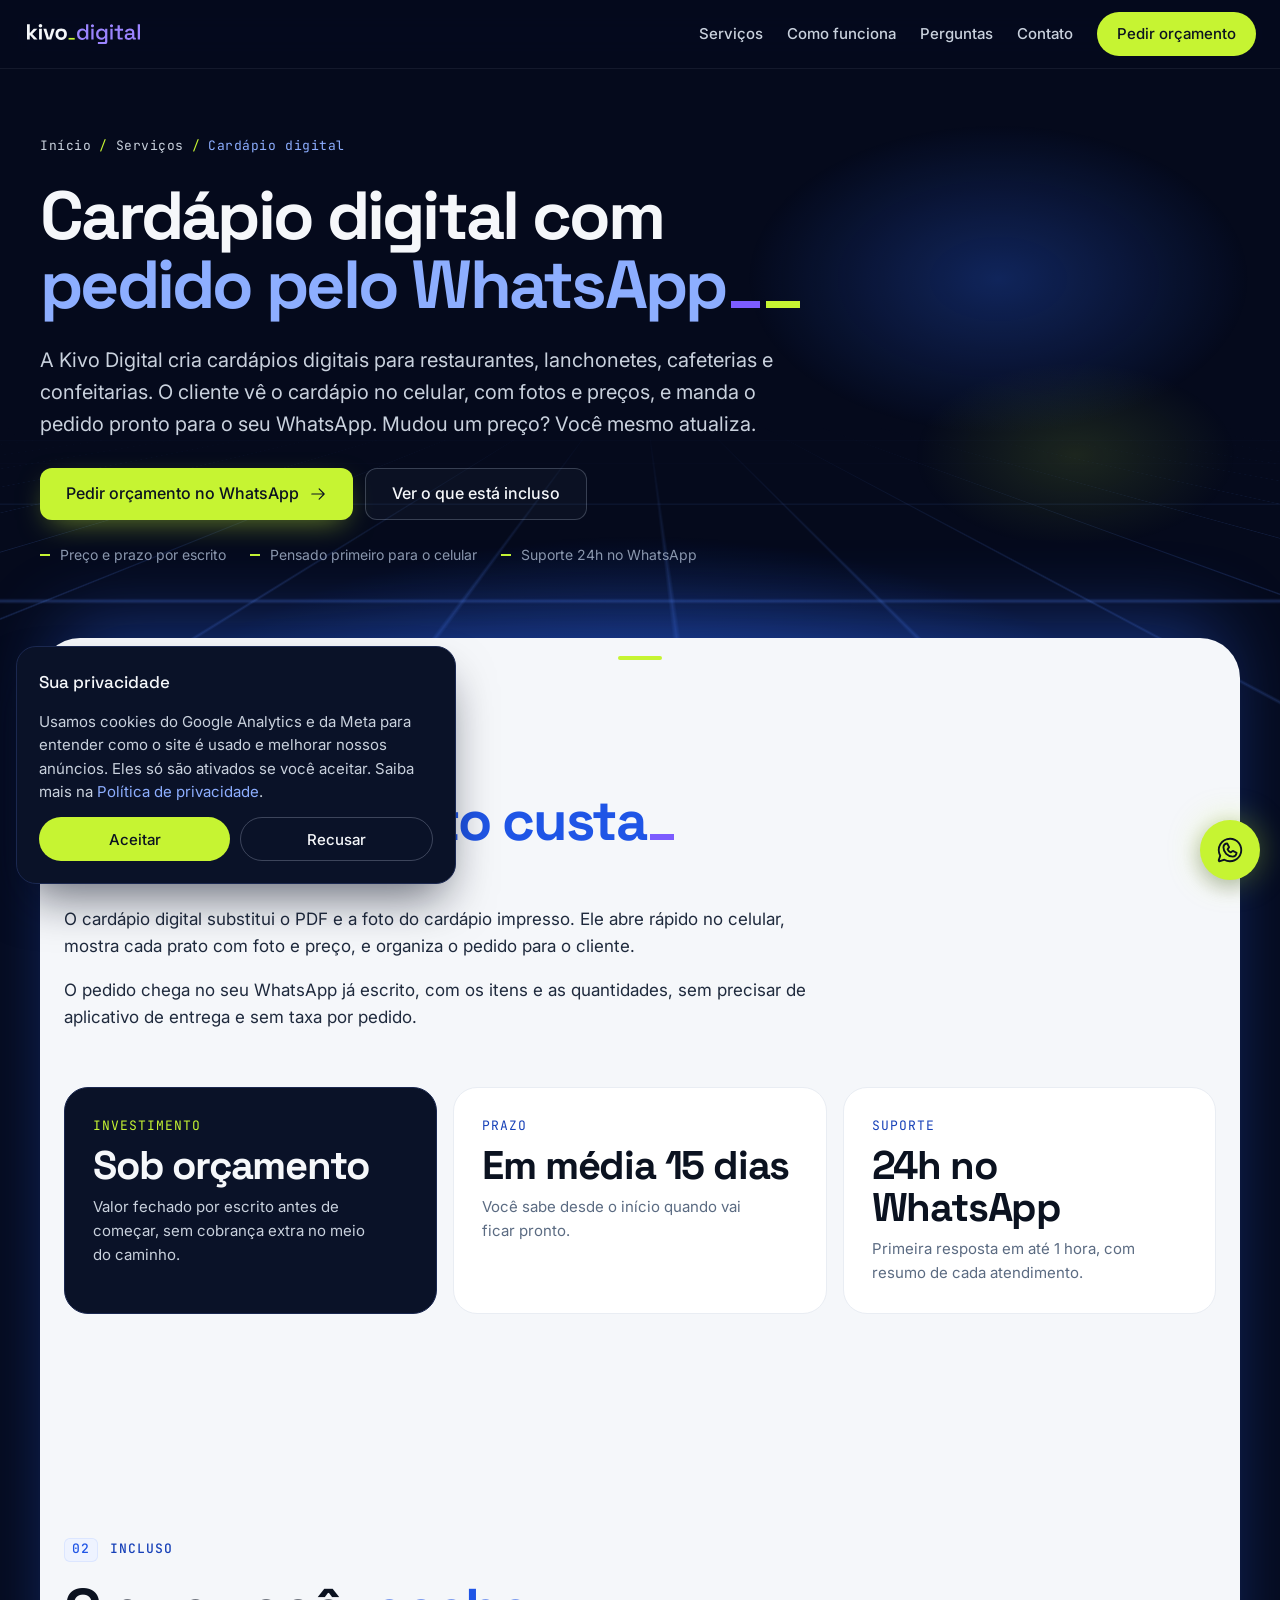
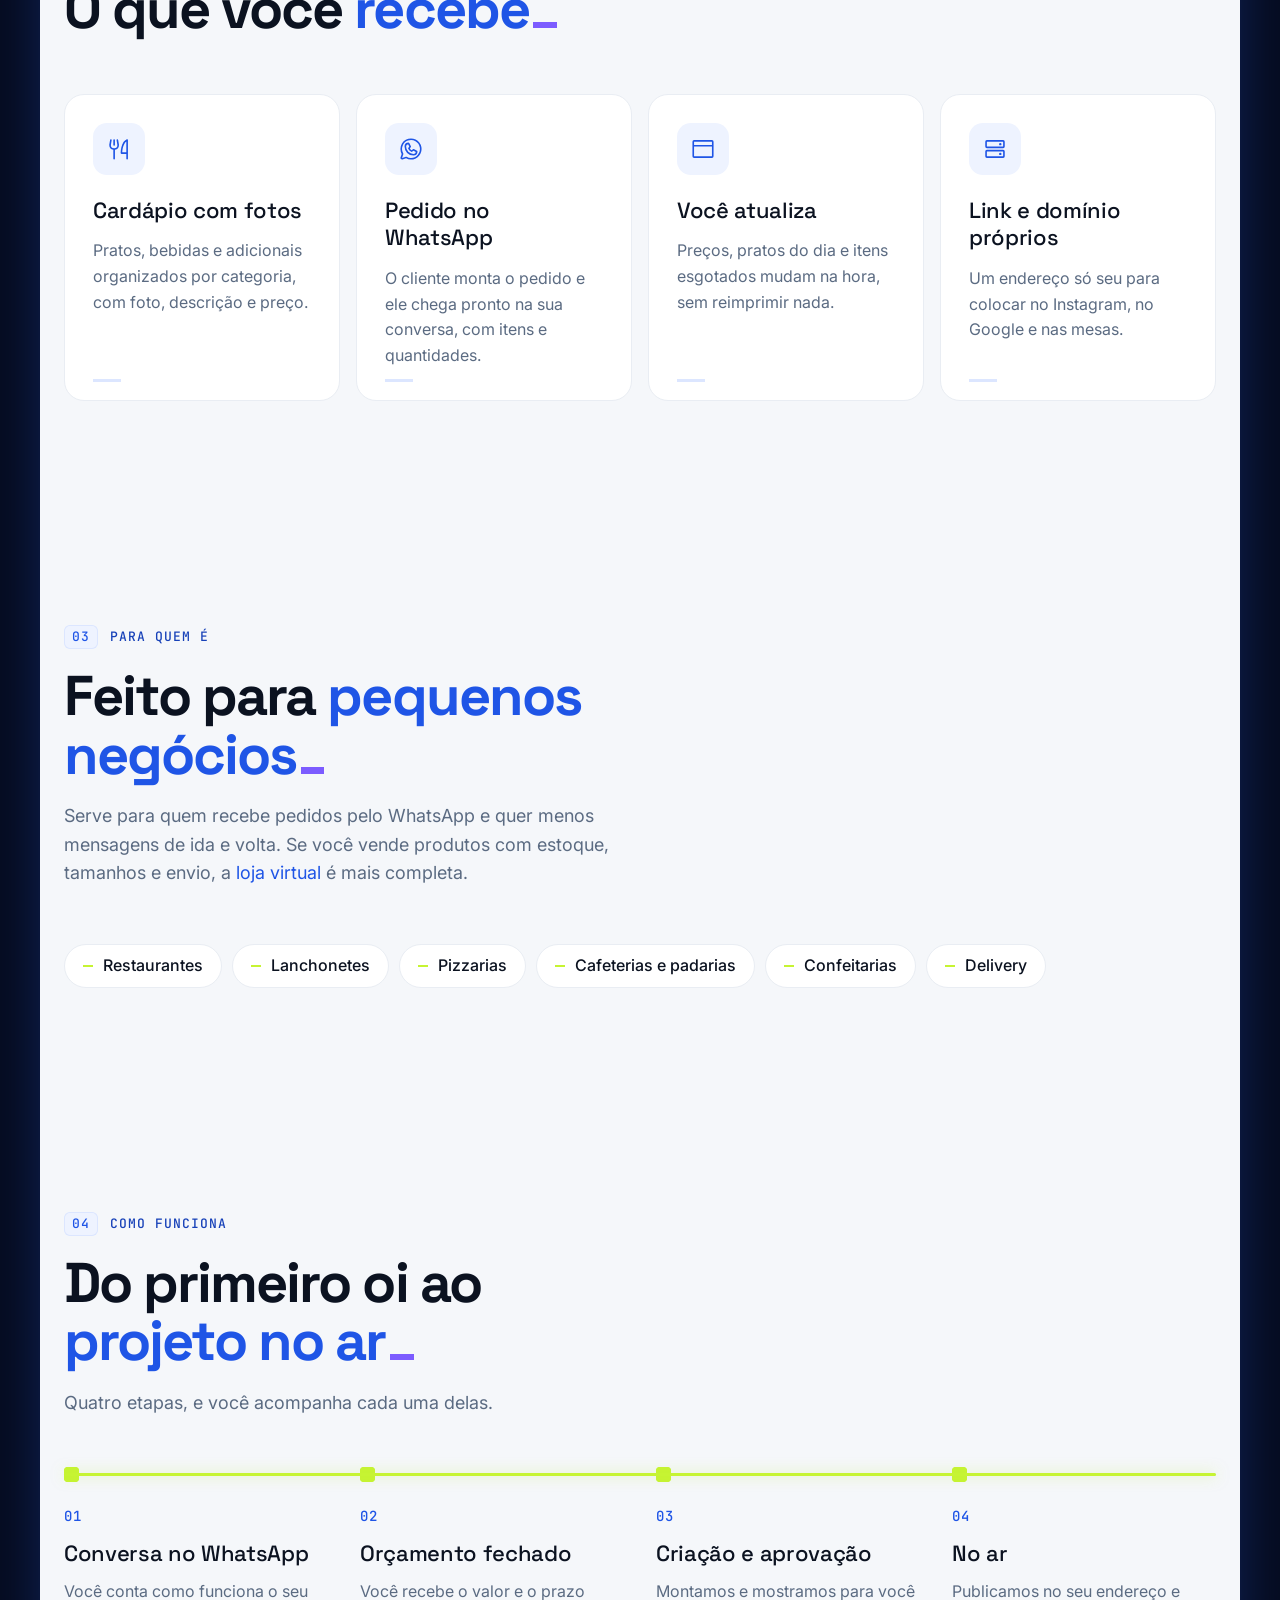
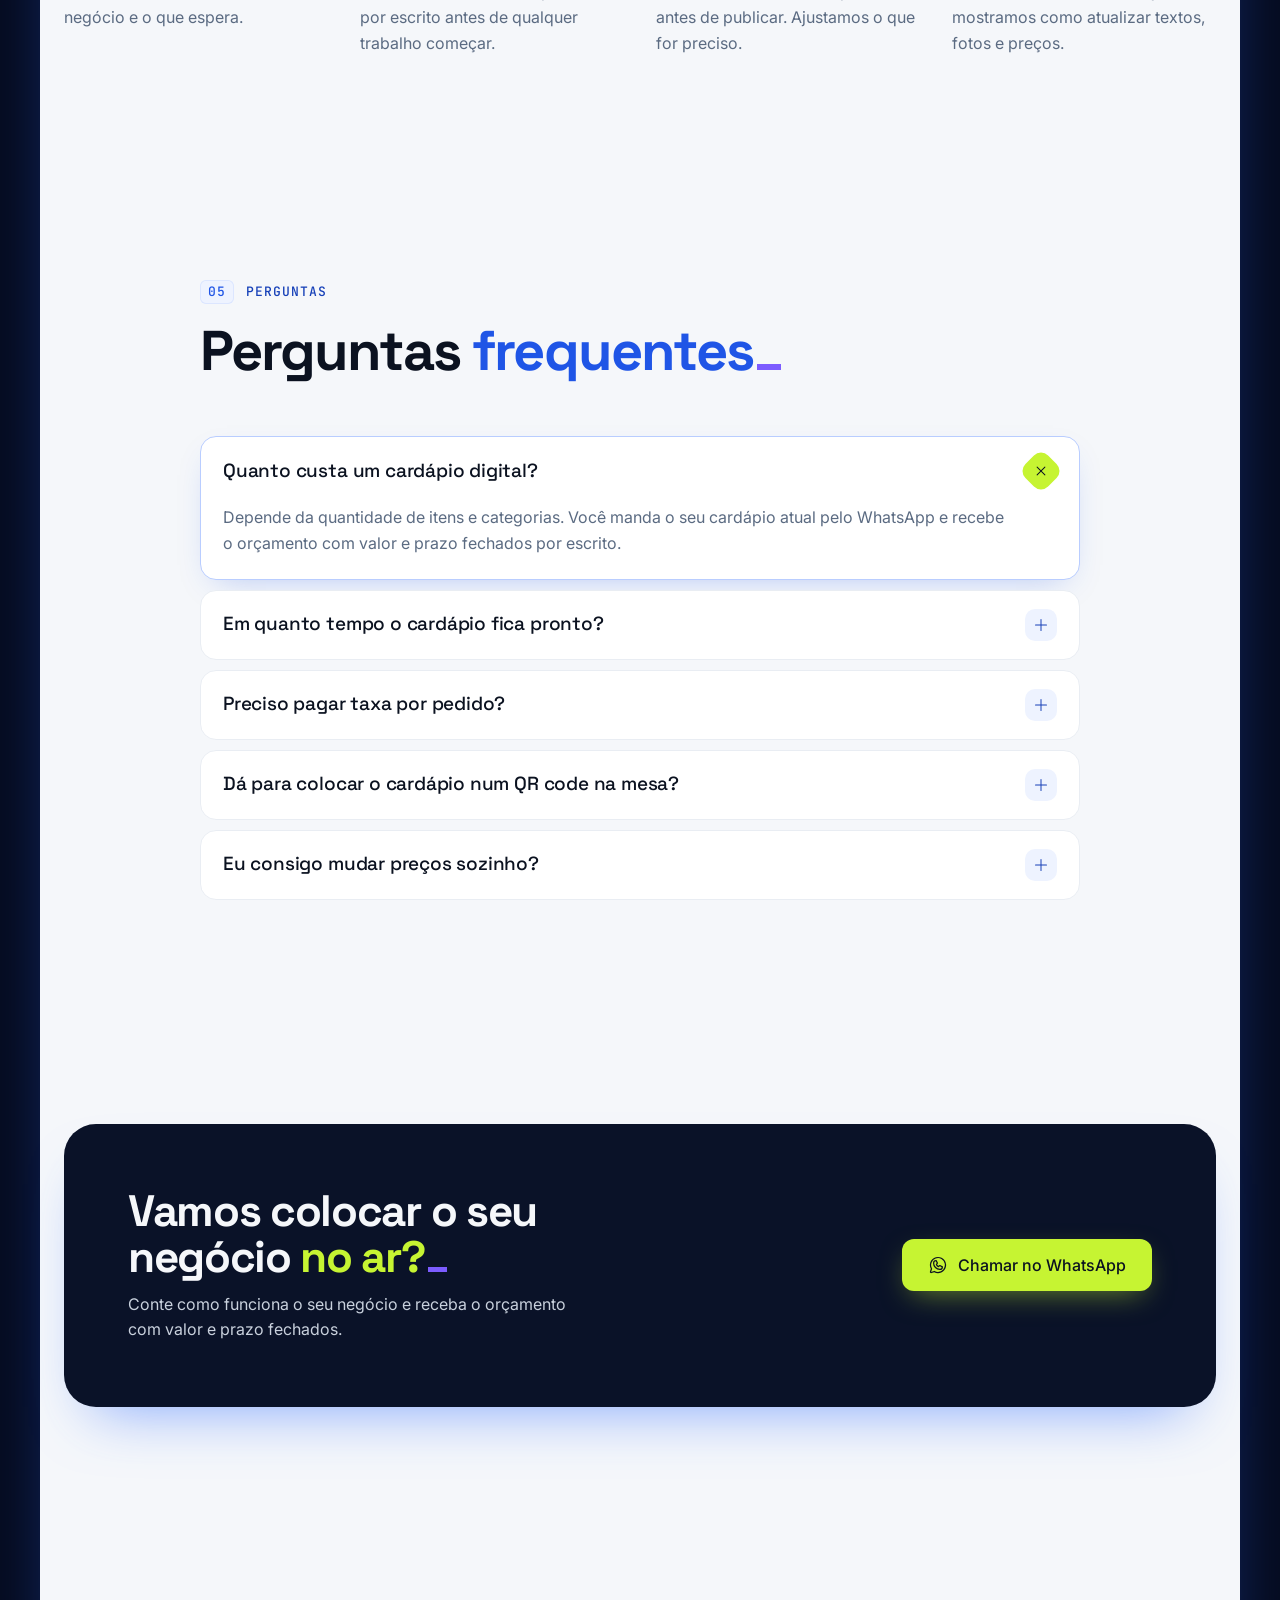
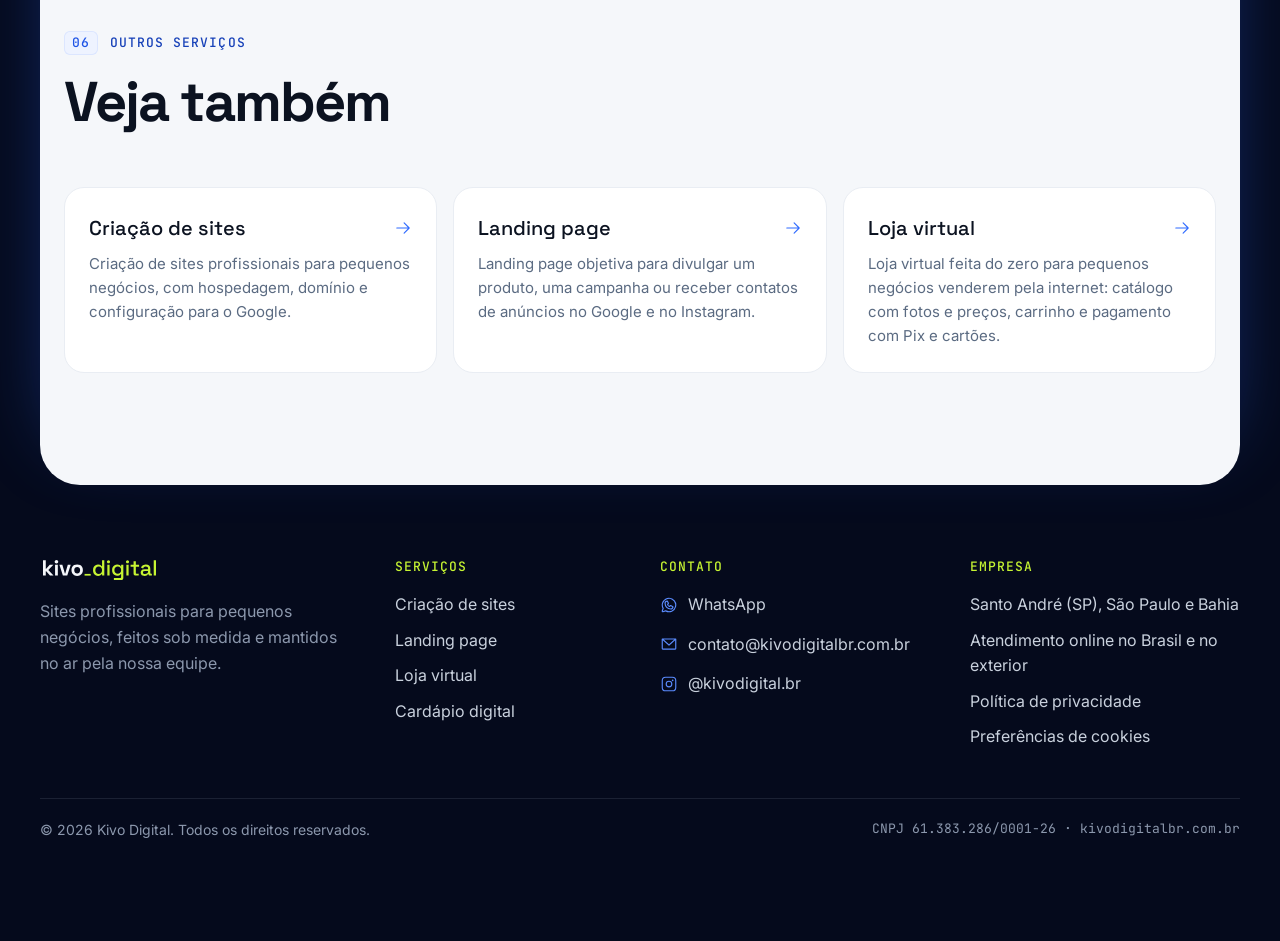
<file: cardapio-digital/index.html>
<!DOCTYPE html>
<!-- ARQUIVO GERADO por _ferramentas/gerar-paginas.py. Não edite aqui: edite o gerador e rode de novo. -->
<html lang="pt-BR" class="no-js">
<head>
<meta charset="utf-8">
<meta name="viewport" content="width=device-width, initial-scale=1">
<title>Cardápio Digital com Pedido pelo WhatsApp | Kivo Digital</title>
<meta name="description" content="Cardápio digital para restaurantes, lanchonetes, cafeterias e confeitarias, com fotos, preços e pedido direto pelo WhatsApp. Você mesmo atualiza os preços.">
<link rel="canonical" href="https://kivodigitalbr.com.br/cardapio-digital/">
<meta property="og:type" content="website">
<meta property="og:site_name" content="Kivo Digital">
<meta property="og:locale" content="pt_BR">
<meta property="og:url" content="https://kivodigitalbr.com.br/cardapio-digital/">
<meta property="og:title" content="Cardápio Digital com Pedido pelo WhatsApp">
<meta property="og:description" content="Cardápio digital para restaurantes, lanchonetes, cafeterias e confeitarias, com fotos, preços e pedido direto pelo WhatsApp. Você mesmo atualiza os preços.">
<meta property="og:image" content="https://kivodigitalbr.com.br/assets/kivo-og.png">
<meta property="og:image:width" content="1200">
<meta property="og:image:height" content="630">
<meta name="twitter:card" content="summary_large_image">

<script type="application/ld+json">
{
  "@context": "https://schema.org",
  "@graph": [
    {
      "@type": "WebPage",
      "@id": "https://kivodigitalbr.com.br/cardapio-digital/",
      "url": "https://kivodigitalbr.com.br/cardapio-digital/",
      "name": "Cardápio Digital com Pedido pelo WhatsApp | Kivo Digital",
      "description": "Cardápio digital para restaurantes, lanchonetes, cafeterias e confeitarias, com fotos, preços e pedido direto pelo WhatsApp. Você mesmo atualiza os preços.",
      "inLanguage": "pt-BR",
      "isPartOf": {
        "@id": "https://kivodigitalbr.com.br/#site"
      },
      "about": {
        "@id": "https://kivodigitalbr.com.br/cardapio-digital/#servico"
      },
      "breadcrumb": {
        "@id": "https://kivodigitalbr.com.br/cardapio-digital/#trilha"
      }
    },
    {
      "@type": "Service",
      "@id": "https://kivodigitalbr.com.br/cardapio-digital/#servico",
      "name": "Cardápio digital",
      "serviceType": "Cardápio digital",
      "description": "Cardápio digital para restaurantes, lanchonetes, cafeterias e confeitarias, com fotos, preços e pedido direto pelo WhatsApp. Você mesmo atualiza os preços.",
      "url": "https://kivodigitalbr.com.br/cardapio-digital/",
      "provider": {
        "@id": "https://kivodigitalbr.com.br/#empresa"
      },
      "areaServed": [
        {
          "@type": "City",
          "name": "Santo André"
        },
        {
          "@type": "AdministrativeArea",
          "name": "Grande ABC"
        },
        {
          "@type": "City",
          "name": "São Paulo"
        },
        {
          "@type": "Country",
          "name": "Brasil"
        }
      ],
      "availableChannel": {
        "@type": "ServiceChannel",
        "serviceUrl": "https://kivodigitalbr.com.br/cardapio-digital/",
        "availableLanguage": [
          "pt-BR",
          "en"
        ]
      }
    },
    {
      "@type": "BreadcrumbList",
      "@id": "https://kivodigitalbr.com.br/cardapio-digital/#trilha",
      "itemListElement": [
        {
          "@type": "ListItem",
          "position": 1,
          "name": "Início",
          "item": "https://kivodigitalbr.com.br/"
        },
        {
          "@type": "ListItem",
          "position": 2,
          "name": "Serviços",
          "item": "https://kivodigitalbr.com.br/#servicos"
        },
        {
          "@type": "ListItem",
          "position": 3,
          "name": "Cardápio digital",
          "item": "https://kivodigitalbr.com.br/cardapio-digital/"
        }
      ]
    },
    {
      "@type": "FAQPage",
      "@id": "https://kivodigitalbr.com.br/cardapio-digital/#perguntas",
      "inLanguage": "pt-BR",
      "mainEntity": [
        {
          "@type": "Question",
          "name": "Quanto custa um cardápio digital?",
          "acceptedAnswer": {
            "@type": "Answer",
            "text": "Depende da quantidade de itens e categorias. Você manda o seu cardápio atual pelo WhatsApp e recebe o orçamento com valor e prazo fechados por escrito."
          }
        },
        {
          "@type": "Question",
          "name": "Em quanto tempo o cardápio fica pronto?",
          "acceptedAnswer": {
            "@type": "Answer",
            "text": "Em média 15 dias. O prazo exato vem por escrito no orçamento, junto com o valor."
          }
        },
        {
          "@type": "Question",
          "name": "Preciso pagar taxa por pedido?",
          "acceptedAnswer": {
            "@type": "Answer",
            "text": "Não. O pedido vai direto para o seu WhatsApp, sem intermediário cobrando por pedido."
          }
        },
        {
          "@type": "Question",
          "name": "Dá para colocar o cardápio num QR code na mesa?",
          "acceptedAnswer": {
            "@type": "Answer",
            "text": "Sim. O cardápio tem um link próprio, e esse link pode virar um QR code para as mesas, o balcão ou a embalagem."
          }
        },
        {
          "@type": "Question",
          "name": "Eu consigo mudar preços sozinho?",
          "acceptedAnswer": {
            "@type": "Answer",
            "text": "Sim. Preços, itens do dia e produtos esgotados podem ser atualizados por você, e mostramos como na entrega."
          }
        }
      ]
    }
  ]
}
</script>

<meta name="theme-color" content="#050A1C">
<link rel="icon" href="/assets/kivo-avatar-lima.svg">
<link rel="preconnect" href="https://fonts.googleapis.com">
<link rel="preconnect" href="https://fonts.gstatic.com" crossorigin>
<link rel="stylesheet" href="https://fonts.googleapis.com/css2?family=Inter:wght@400;500&family=JetBrains+Mono:wght@400;500&family=Space+Grotesk:wght@400;500;700&display=swap">
<link rel="stylesheet" href="/css/styles.css">
<link rel="stylesheet" href="/css/pagina.css">
<script src="/js/config.js" defer></script>
<script src="/js/tracking.js" defer></script>
<script src="/js/pagina.js" defer></script>
</head>
<body data-wa="Olá, Kivo! Vi a página de cardápio digital e quero um orçamento.">

<svg class="sprite" aria-hidden="true">
  <symbol id="ph-arrow-right" viewBox="0 0 256 256"><path d="M221.66,133.66l-72,72a8,8,0,0,1-11.32-11.32L196.69,136H40a8,8,0,0,1,0-16H196.69L138.34,61.66a8,8,0,0,1,11.32-11.32l72,72A8,8,0,0,1,221.66,133.66Z"/></symbol>
  <symbol id="ph-plus" viewBox="0 0 256 256"><path d="M224,128a8,8,0,0,1-8,8H136v80a8,8,0,0,1-16,0V136H40a8,8,0,0,1,0-16h80V40a8,8,0,0,1,16,0v80h80A8,8,0,0,1,224,128Z"/></symbol>
  <symbol id="ph-whatsapp-logo" viewBox="0 0 256 256"><path d="M187.58,144.84l-32-16a8,8,0,0,0-8,.5l-14.69,9.8a40.55,40.55,0,0,1-16-16l9.8-14.69a8,8,0,0,0,.5-8l-16-32A8,8,0,0,0,104,64a40,40,0,0,0-40,40,88.1,88.1,0,0,0,88,88,40,40,0,0,0,40-40A8,8,0,0,0,187.58,144.84ZM152,176a72.08,72.08,0,0,1-72-72A24,24,0,0,1,99.29,80.46l11.48,23L101,118a8,8,0,0,0-.73,7.51,56.47,56.47,0,0,0,30.15,30.15A8,8,0,0,0,138,155l14.61-9.74,23,11.48A24,24,0,0,1,152,176ZM128,24A104,104,0,0,0,36.18,176.88L24.83,210.93a16,16,0,0,0,20.24,20.24l34.05-11.35A104,104,0,1,0,128,24Zm0,192a87.87,87.87,0,0,1-44.06-11.81,8,8,0,0,0-6.54-.67L40,216,52.47,178.6a8,8,0,0,0-.66-6.54A88,88,0,1,1,128,216Z"/></symbol>
  <symbol id="ph-envelope-simple" viewBox="0 0 256 256"><path d="M224,48H32a8,8,0,0,0-8,8V192a16,16,0,0,0,16,16H216a16,16,0,0,0,16-16V56A8,8,0,0,0,224,48ZM203.43,64,128,133.15,52.57,64ZM216,192H40V74.19l82.59,75.71a8,8,0,0,0,10.82,0L216,74.19V192Z"/></symbol>
  <symbol id="ph-instagram-logo" viewBox="0 0 256 256"><path d="M128,80a48,48,0,1,0,48,48A48.05,48.05,0,0,0,128,80Zm0,80a32,32,0,1,1,32-32A32,32,0,0,1,128,160ZM176,24H80A56.06,56.06,0,0,0,24,80v96a56.06,56.06,0,0,0,56,56h96a56.06,56.06,0,0,0,56-56V80A56.06,56.06,0,0,0,176,24Zm40,152a40,40,0,0,1-40,40H80a40,40,0,0,1-40-40V80A40,40,0,0,1,80,40h96a40,40,0,0,1,40,40ZM192,76a12,12,0,1,1-12-12A12,12,0,0,1,192,76Z"/></symbol>
  <symbol id="ph-fork-knife" viewBox="0 0 256 256"><path d="M72,88V40a8,8,0,0,1,16,0V88a8,8,0,0,1-16,0ZM216,40V224a8,8,0,0,1-16,0V176H152a8,8,0,0,1-8-8,268.75,268.75,0,0,1,7.22-56.88c9.78-40.49,28.32-67.63,53.63-78.47A8,8,0,0,1,216,40ZM200,53.9c-32.17,24.57-38.47,84.42-39.7,106.1H200ZM119.89,38.69a8,8,0,1,0-15.78,2.63L112,88.63a32,32,0,0,1-64,0l7.88-47.31a8,8,0,1,0-15.78-2.63l-8,48A8.17,8.17,0,0,0,32,88a48.07,48.07,0,0,0,40,47.32V224a8,8,0,0,0,16,0V135.32A48.07,48.07,0,0,0,128,88a8.17,8.17,0,0,0-.11-1.31Z"/></symbol>
  <symbol id="ph-browser" viewBox="0 0 256 256"><path d="M216,40H40A16,16,0,0,0,24,56V200a16,16,0,0,0,16,16H216a16,16,0,0,0,16-16V56A16,16,0,0,0,216,40Zm0,16V88H40V56Zm0,144H40V104H216v96Z"/></symbol>
  <symbol id="ph-hard-drives" viewBox="0 0 256 256"><path d="M208,136H48a16,16,0,0,0-16,16v48a16,16,0,0,0,16,16H208a16,16,0,0,0,16-16V152A16,16,0,0,0,208,136Zm0,64H48V152H208v48Zm0-160H48A16,16,0,0,0,32,56v48a16,16,0,0,0,16,16H208a16,16,0,0,0,16-16V56A16,16,0,0,0,208,40Zm0,64H48V56H208v48ZM192,80a12,12,0,1,1-12-12A12,12,0,0,1,192,80Zm0,96a12,12,0,1,1-12-12A12,12,0,0,1,192,176Z"/></symbol>
  <symbol id="ph-globe" viewBox="0 0 256 256"><path d="M128,24h0A104,104,0,1,0,232,128,104.12,104.12,0,0,0,128,24Zm88,104a87.61,87.61,0,0,1-3.33,24H174.16a157.44,157.44,0,0,0,0-48h38.51A87.61,87.61,0,0,1,216,128ZM102,168H154a115.11,115.11,0,0,1-26,45A115.27,115.27,0,0,1,102,168Zm-3.9-16a140.84,140.84,0,0,1,0-48h59.88a140.84,140.84,0,0,1,0,48ZM40,128a87.61,87.61,0,0,1,3.33-24H81.84a157.44,157.44,0,0,0,0,48H43.33A87.61,87.61,0,0,1,40,128ZM154,88H102a115.11,115.11,0,0,1,26-45A115.27,115.27,0,0,1,154,88Zm52.33,0H170.71a135.28,135.28,0,0,0-22.3-45.6A88.29,88.29,0,0,1,206.37,88ZM107.59,42.4A135.28,135.28,0,0,0,85.29,88H49.63A88.29,88.29,0,0,1,107.59,42.4ZM49.63,168H85.29a135.28,135.28,0,0,0,22.3,45.6A88.29,88.29,0,0,1,49.63,168Zm98.78,45.6a135.28,135.28,0,0,0,22.3-45.6h35.66A88.29,88.29,0,0,1,148.41,213.6Z"/></symbol>
  <symbol id="ph-storefront" viewBox="0 0 256 256"><path d="M232,96a7.89,7.89,0,0,0-.3-2.2L217.35,43.6A16.07,16.07,0,0,0,202,32H54A16.07,16.07,0,0,0,38.65,43.6L24.31,93.8A7.89,7.89,0,0,0,24,96h0v16a40,40,0,0,0,16,32v72a8,8,0,0,0,8,8H208a8,8,0,0,0,8-8V144a40,40,0,0,0,16-32V96ZM54,48H202l11.42,40H42.61Zm50,56h48v8a24,24,0,0,1-48,0Zm-16,0v8a24,24,0,0,1-35.12,21.26,7.88,7.88,0,0,0-1.82-1.06A24,24,0,0,1,40,112v-8ZM200,208H56V151.2a40.57,40.57,0,0,0,8,.8,40,40,0,0,0,32-16,40,40,0,0,0,64,0,40,40,0,0,0,32,16,40.57,40.57,0,0,0,8-.8Zm4.93-75.8a8.08,8.08,0,0,0-1.8,1.05A24,24,0,0,1,168,112v-8h48v8A24,24,0,0,1,204.93,132.2Z"/></symbol>
</svg>

<header class="header">
  <nav class="nav" aria-label="Principal">
    <a class="nav__logo" href="/" aria-label="Kivo Digital, início">
      <img src="/assets/kivo-negativa.svg" alt="Kivo Digital">
    </a>
    <div class="nav__right">
      <a class="nav__link" href="/#servicos">Serviços</a>
      <a class="nav__link" href="#como-funciona">Como funciona</a>
      <a class="nav__link" href="#perguntas">Perguntas</a>
      <a class="nav__link" href="/#contato">Contato</a>
      <a class="nav__cta js-wa-link" href="/#orcamento" target="_blank" rel="noopener" data-track="contact" data-track-method="whatsapp" data-track-local="menu">Pedir orçamento</a>
      <button class="menu-toggle" type="button" aria-expanded="false" aria-controls="menu-mobile" aria-label="Abrir menu">
        <span></span><span></span><span></span>
      </button>
    </div>
  </nav>
  <div class="mobile-menu" id="menu-mobile">
    <a class="mobile-menu__link" href="/#servicos">Serviços</a>
    <a class="mobile-menu__link" href="#como-funciona">Como funciona</a>
    <a class="mobile-menu__link" href="#perguntas">Perguntas</a>
    <a class="mobile-menu__link" href="/#contato">Contato</a>
    <a class="mobile-menu__cta js-wa-link" href="/#orcamento" target="_blank" rel="noopener" data-track="contact" data-track-method="whatsapp" data-track-local="menu_celular">Pedir orçamento</a>
  </div>
  <div class="progress" aria-hidden="true"><span class="progress__bar"></span></div>
</header>

<main id="topo">

  <section class="phero" aria-labelledby="titulo">
    <div class="hero__bg" aria-hidden="true">
      <div class="hero__floor"></div>
      <div class="hero__glow"></div>
    </div>
    <div class="phero__inner">
      <nav aria-label="Você está em">
        <ol class="crumbs">
          <li><a href="/">Início</a></li>
          <li><a href="/#servicos">Serviços</a></li>
          <li><span aria-current="page">Cardápio digital</span></li>
        </ol>
      </nav>
      <h1 class="phero__title" id="titulo">Cardápio digital com <span class="accent">pedido pelo WhatsApp</span><span class="cursor" aria-hidden="true"></span></h1>
      <p class="phero__lead">A Kivo Digital cria cardápios digitais para restaurantes, lanchonetes, cafeterias e confeitarias. O cliente vê o cardápio no celular, com fotos e preços, e manda o pedido pronto para o seu WhatsApp. Mudou um preço? Você mesmo atualiza.</p>
      <div class="hero__ctas">
        <a class="btn btn--lime js-wa-link" href="/#orcamento" target="_blank" rel="noopener" data-track="contact" data-track-method="whatsapp" data-track-local="abertura">Pedir orçamento no WhatsApp <svg class="icon" width="18" height="18" aria-hidden="true"><use href="#ph-arrow-right"/></svg></a>
        <a class="btn btn--ghost" href="#incluso">Ver o que está incluso</a>
      </div>
      <ul class="hero__promises">
        <li>Preço e prazo por escrito</li>
        <li>Pensado primeiro para o celular</li>
        <li>Suporte 24h no WhatsApp</li>
      </ul>
    </div>
  </section>

  <div class="sheet">

    <section class="section" id="resumo" aria-labelledby="resumo-titulo">
      <div class="section__inner">
        <div class="section__head rv">
          <p class="kicker"><span class="kicker__num">01</span><span>Resumo</span></p>
          <h2 class="section__title" id="resumo-titulo">O que é e <span class="accent">quanto custa</span></h2>
        </div>
        <div class="prose rv">
          <p>O cardápio digital substitui o PDF e a foto do cardápio impresso. Ele abre rápido no celular, mostra cada prato com foto e preço, e organiza o pedido para o cliente.</p>
          <p>O pedido chega no seu WhatsApp já escrito, com os itens e as quantidades, sem precisar de aplicativo de entrega e sem taxa por pedido.</p>
        </div>
        <ul class="facts">
          <li class="fact fact--accent rv">
            <span class="fact__label">Investimento</span>
            <span class="fact__value">Sob orçamento</span>
            <span class="fact__note">Valor fechado por escrito antes de começar, sem cobrança extra no meio do caminho.</span>
          </li>
          <li class="fact rv">
            <span class="fact__label">Prazo</span>
            <span class="fact__value">Em média 15 dias</span>
            <span class="fact__note">Você sabe desde o início quando vai ficar pronto.</span>
          </li>
          <li class="fact rv">
            <span class="fact__label">Suporte</span>
            <span class="fact__value">24h no WhatsApp</span>
            <span class="fact__note">Primeira resposta em até 1 hora, com resumo de cada atendimento.</span>
          </li>
        </ul>
      </div>
    </section>

    <section class="section" id="incluso" aria-labelledby="incluso-titulo">
      <div class="section__inner">
        <div class="section__head rv">
          <p class="kicker"><span class="kicker__num">02</span><span>Incluso</span></p>
          <h2 class="section__title" id="incluso-titulo">O que você <span class="accent">recebe</span></h2>
        </div>
        <ul class="services services--4">
          <li class="service rv">
            <span class="service__top"><span class="service__icon" aria-hidden="true"><svg class="icon" width="26" height="26" aria-hidden="true"><use href="#ph-fork-knife"/></svg></span></span>
            <h3 class="card-title">Cardápio com fotos</h3>
            <p class="card-text">Pratos, bebidas e adicionais organizados por categoria, com foto, descrição e preço.</p>
          </li>
          <li class="service rv">
            <span class="service__top"><span class="service__icon" aria-hidden="true"><svg class="icon" width="26" height="26" aria-hidden="true"><use href="#ph-whatsapp-logo"/></svg></span></span>
            <h3 class="card-title">Pedido no WhatsApp</h3>
            <p class="card-text">O cliente monta o pedido e ele chega pronto na sua conversa, com itens e quantidades.</p>
          </li>
          <li class="service rv">
            <span class="service__top"><span class="service__icon" aria-hidden="true"><svg class="icon" width="26" height="26" aria-hidden="true"><use href="#ph-browser"/></svg></span></span>
            <h3 class="card-title">Você atualiza</h3>
            <p class="card-text">Preços, pratos do dia e itens esgotados mudam na hora, sem reimprimir nada.</p>
          </li>
          <li class="service rv">
            <span class="service__top"><span class="service__icon" aria-hidden="true"><svg class="icon" width="26" height="26" aria-hidden="true"><use href="#ph-hard-drives"/></svg></span></span>
            <h3 class="card-title">Link e domínio próprios</h3>
            <p class="card-text">Um endereço só seu para colocar no Instagram, no Google e nas mesas.</p>
          </li>
        </ul>
      </div>
    </section>

    <section class="section" id="para-quem" aria-labelledby="para-quem-titulo">
      <div class="section__inner">
        <div class="section__head rv">
          <p class="kicker"><span class="kicker__num">03</span><span>Para quem é</span></p>
          <h2 class="section__title" id="para-quem-titulo">Feito para <span class="accent">pequenos negócios</span></h2>
          <p class="section__sub">Serve para quem recebe pedidos pelo WhatsApp e quer menos mensagens de ida e volta. Se você vende produtos com estoque, tamanhos e envio, a <a href="/loja-virtual/">loja virtual</a> é mais completa.</p>
        </div>
        <ul class="fits rv">
          <li>Restaurantes</li>
          <li>Lanchonetes</li>
          <li>Pizzarias</li>
          <li>Cafeterias e padarias</li>
          <li>Confeitarias</li>
          <li>Delivery</li>
        </ul>
      </div>
    </section>

    <section class="section" id="como-funciona" aria-labelledby="proc-titulo">
      <div class="section__inner">
        <div class="section__head rv">
          <p class="kicker"><span class="kicker__num">04</span><span>Como funciona</span></p>
          <h2 class="section__title" id="proc-titulo">Do primeiro oi ao <span class="accent">projeto no ar</span></h2>
          <p class="section__sub">Quatro etapas, e você acompanha cada uma delas.</p>
        </div>
        <ol class="steps steps--static">
          <li class="step rv">
            <span class="step__num" aria-hidden="true">01</span>
            <h3 class="card-title">Conversa no WhatsApp</h3>
            <p class="card-text">Você conta como funciona o seu negócio e o que espera.</p>
          </li>
          <li class="step rv">
            <span class="step__num" aria-hidden="true">02</span>
            <h3 class="card-title">Orçamento fechado</h3>
            <p class="card-text">Você recebe o valor e o prazo por escrito antes de qualquer trabalho começar.</p>
          </li>
          <li class="step rv">
            <span class="step__num" aria-hidden="true">03</span>
            <h3 class="card-title">Criação e aprovação</h3>
            <p class="card-text">Montamos e mostramos para você antes de publicar. Ajustamos o que for preciso.</p>
          </li>
          <li class="step rv">
            <span class="step__num" aria-hidden="true">04</span>
            <h3 class="card-title">No ar</h3>
            <p class="card-text">Publicamos no seu endereço e mostramos como atualizar textos, fotos e preços.</p>
          </li>
        </ol>
      </div>
    </section>

    <section class="section" id="perguntas" aria-labelledby="faq-titulo">
      <div class="section__inner section__inner--narrow">
        <div class="section__head rv">
          <p class="kicker"><span class="kicker__num">05</span><span>Perguntas</span></p>
          <h2 class="section__title" id="faq-titulo">Perguntas <span class="accent">frequentes</span></h2>
        </div>
        <div class="faq">
          <div class="faq__item is-open">
            <h3 class="faq__q"><button class="faq__btn" type="button" aria-expanded="true" aria-controls="faq-0"><span>Quanto custa um cardápio digital?</span><span class="faq__icon" aria-hidden="true"><svg class="icon" width="16" height="16" aria-hidden="true"><use href="#ph-plus"/></svg></span></button></h3>
            <p class="faq__a" id="faq-0">Depende da quantidade de itens e categorias. Você manda o seu cardápio atual pelo WhatsApp e recebe o orçamento com valor e prazo fechados por escrito.</p>
          </div>
          <div class="faq__item">
            <h3 class="faq__q"><button class="faq__btn" type="button" aria-expanded="false" aria-controls="faq-1"><span>Em quanto tempo o cardápio fica pronto?</span><span class="faq__icon" aria-hidden="true"><svg class="icon" width="16" height="16" aria-hidden="true"><use href="#ph-plus"/></svg></span></button></h3>
            <p class="faq__a" id="faq-1" hidden>Em média 15 dias. O prazo exato vem por escrito no orçamento, junto com o valor.</p>
          </div>
          <div class="faq__item">
            <h3 class="faq__q"><button class="faq__btn" type="button" aria-expanded="false" aria-controls="faq-2"><span>Preciso pagar taxa por pedido?</span><span class="faq__icon" aria-hidden="true"><svg class="icon" width="16" height="16" aria-hidden="true"><use href="#ph-plus"/></svg></span></button></h3>
            <p class="faq__a" id="faq-2" hidden>Não. O pedido vai direto para o seu WhatsApp, sem intermediário cobrando por pedido.</p>
          </div>
          <div class="faq__item">
            <h3 class="faq__q"><button class="faq__btn" type="button" aria-expanded="false" aria-controls="faq-3"><span>Dá para colocar o cardápio num QR code na mesa?</span><span class="faq__icon" aria-hidden="true"><svg class="icon" width="16" height="16" aria-hidden="true"><use href="#ph-plus"/></svg></span></button></h3>
            <p class="faq__a" id="faq-3" hidden>Sim. O cardápio tem um link próprio, e esse link pode virar um QR code para as mesas, o balcão ou a embalagem.</p>
          </div>
          <div class="faq__item">
            <h3 class="faq__q"><button class="faq__btn" type="button" aria-expanded="false" aria-controls="faq-4"><span>Eu consigo mudar preços sozinho?</span><span class="faq__icon" aria-hidden="true"><svg class="icon" width="16" height="16" aria-hidden="true"><use href="#ph-plus"/></svg></span></button></h3>
            <p class="faq__a" id="faq-4" hidden>Sim. Preços, itens do dia e produtos esgotados podem ser atualizados por você, e mostramos como na entrega.</p>
          </div>
        </div>
      </div>
    </section>

    <section class="section" id="pedir" aria-labelledby="cta-titulo">
      <div class="section__inner">
        <div class="cta-box rv">
          <div>
            <h2 class="cta-box__title" id="cta-titulo">Vamos colocar o seu negócio <span class="accent">no ar?</span></h2>
            <p class="cta-box__sub">Conte como funciona o seu negócio e receba o orçamento com valor e prazo fechados.</p>
          </div>
          <a class="btn btn--lime js-wa-link" href="/#orcamento" target="_blank" rel="noopener" data-track="contact" data-track-method="whatsapp" data-track-local="chamada_final"><svg class="icon" width="20" height="20" aria-hidden="true"><use href="#ph-whatsapp-logo"/></svg> Chamar no WhatsApp</a>
        </div>
      </div>
    </section>

    <section class="section" id="outros" aria-labelledby="outros-titulo">
      <div class="section__inner">
        <div class="section__head rv">
          <p class="kicker"><span class="kicker__num">06</span><span>Outros serviços</span></p>
          <h2 class="section__title" id="outros-titulo">Veja também</h2>
        </div>
        <ul class="others">
          <li><a class="other" href="/criacao-de-sites/">
            <span class="other__name">Criação de sites<svg class="icon" width="18" height="18" aria-hidden="true"><use href="#ph-arrow-right"/></svg></span>
            <span class="other__text">Criação de sites profissionais para pequenos negócios, com hospedagem, domínio e configuração para o Google.</span>
          </a></li>
          <li><a class="other" href="/landing-page/">
            <span class="other__name">Landing page<svg class="icon" width="18" height="18" aria-hidden="true"><use href="#ph-arrow-right"/></svg></span>
            <span class="other__text">Landing page objetiva para divulgar um produto, uma campanha ou receber contatos de anúncios no Google e no Instagram.</span>
          </a></li>
          <li><a class="other" href="/loja-virtual/">
            <span class="other__name">Loja virtual<svg class="icon" width="18" height="18" aria-hidden="true"><use href="#ph-arrow-right"/></svg></span>
            <span class="other__text">Loja virtual feita do zero para pequenos negócios venderem pela internet: catálogo com fotos e preços, carrinho e pagamento com Pix e cartões.</span>
          </a></li>
        </ul>
      </div>
    </section>

  </div>
</main>

<footer class="footer">
  <div class="footer__inner">
    <div class="footer__grid">
      <div class="footer__brand">
        <img class="footer__logo" src="/assets/kivo-negativa-lima.svg" alt="Kivo Digital">
        <p>Sites profissionais para pequenos negócios, feitos sob medida e mantidos no ar pela nossa equipe.</p>
      </div>

      <nav class="footer__col" aria-labelledby="rodape-servicos">
        <p class="footer__heading" id="rodape-servicos">Serviços</p>
        <ul class="footer__list">
          <li><a href="/criacao-de-sites/">Criação de sites</a></li>
          <li><a href="/landing-page/">Landing page</a></li>
          <li><a href="/loja-virtual/">Loja virtual</a></li>
          <li><a href="/cardapio-digital/">Cardápio digital</a></li>
        </ul>
      </nav>

      <div class="footer__col">
        <p class="footer__heading">Contato</p>
        <ul class="footer__list footer__list--icons">
          <li><a class="js-wa-link" href="/#contato" target="_blank" rel="noopener" data-track="contact" data-track-method="whatsapp" data-track-local="rodape"><svg class="icon" width="18" height="18" aria-hidden="true"><use href="#ph-whatsapp-logo"/></svg>WhatsApp</a></li>
          <li><a href="mailto:contato@kivodigitalbr.com.br" data-track="contact" data-track-method="email" data-track-local="rodape"><svg class="icon" width="18" height="18" aria-hidden="true"><use href="#ph-envelope-simple"/></svg><span>contato<wbr>@kivodigitalbr.com.br</span></a></li>
          <li><a href="https://instagram.com/kivodigital.br" target="_blank" rel="noopener" data-track="contact" data-track-method="instagram" data-track-local="rodape"><svg class="icon" width="18" height="18" aria-hidden="true"><use href="#ph-instagram-logo"/></svg>@kivodigital.br</a></li>
        </ul>
      </div>

      <div class="footer__col">
        <p class="footer__heading">Empresa</p>
        <ul class="footer__list">
                <li><span class="footer__place">Santo André (SP), São Paulo e Bahia</span></li>
          <li><span class="footer__place">Atendimento online no Brasil e no exterior</span></li>
          <li><a class="js-privacy-link" href="/privacidade.html">Política de privacidade</a></li>
          <li><button class="link-btn js-cookie-prefs" type="button" hidden>Preferências de cookies</button></li>
        </ul>
      </div>
    </div>

    <div class="footer__bottom">
      <p>© <span class="js-year">2026</span> Kivo Digital. <span>Todos os direitos reservados.</span></p>
      <p>CNPJ 61.383.286/0001-26 · kivodigitalbr.com.br</p>
    </div>
  </div>
</footer>

<div class="consent" role="dialog" aria-labelledby="consent-titulo" aria-describedby="consent-texto" hidden>
  <p class="consent__title" id="consent-titulo">Sua privacidade</p>
  <p class="consent__text" id="consent-texto"><span class="js-consent-text"></span><a class="js-privacy-link" href="/privacidade.html">Política de privacidade</a>.</p>
  <div class="consent__actions">
    <button class="consent__btn consent__btn--accept" type="button" data-consent="granted">Aceitar</button>
    <button class="consent__btn consent__btn--decline" type="button" data-consent="denied">Recusar</button>
  </div>
</div>

<a class="wa-float js-wa-link" href="#contato" target="_blank" rel="noopener" aria-label="Fale com a Kivo pelo WhatsApp" data-track="contact" data-track-method="whatsapp" data-track-local="botao_flutuante">
  <svg class="icon" width="30" height="30" aria-hidden="true"><use href="#ph-whatsapp-logo"/></svg>
</a>

</body>
</html>
</file>
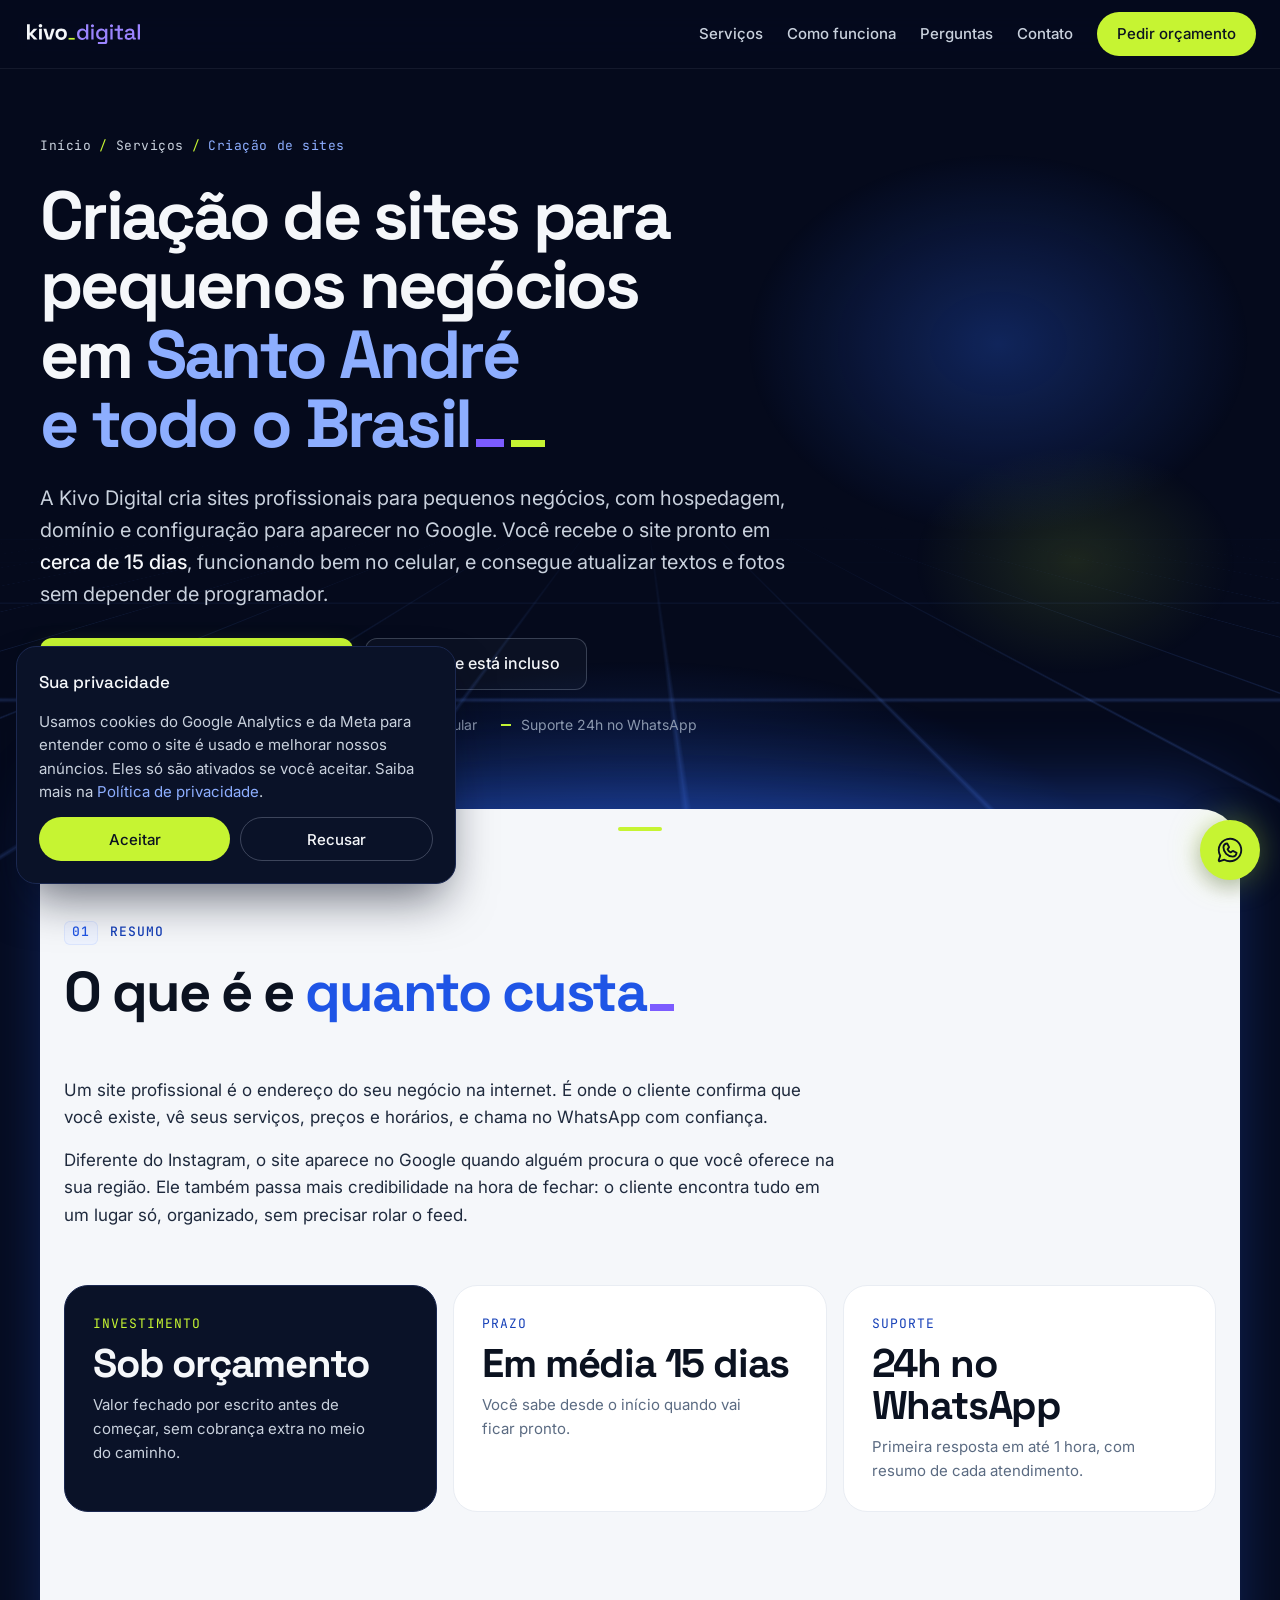
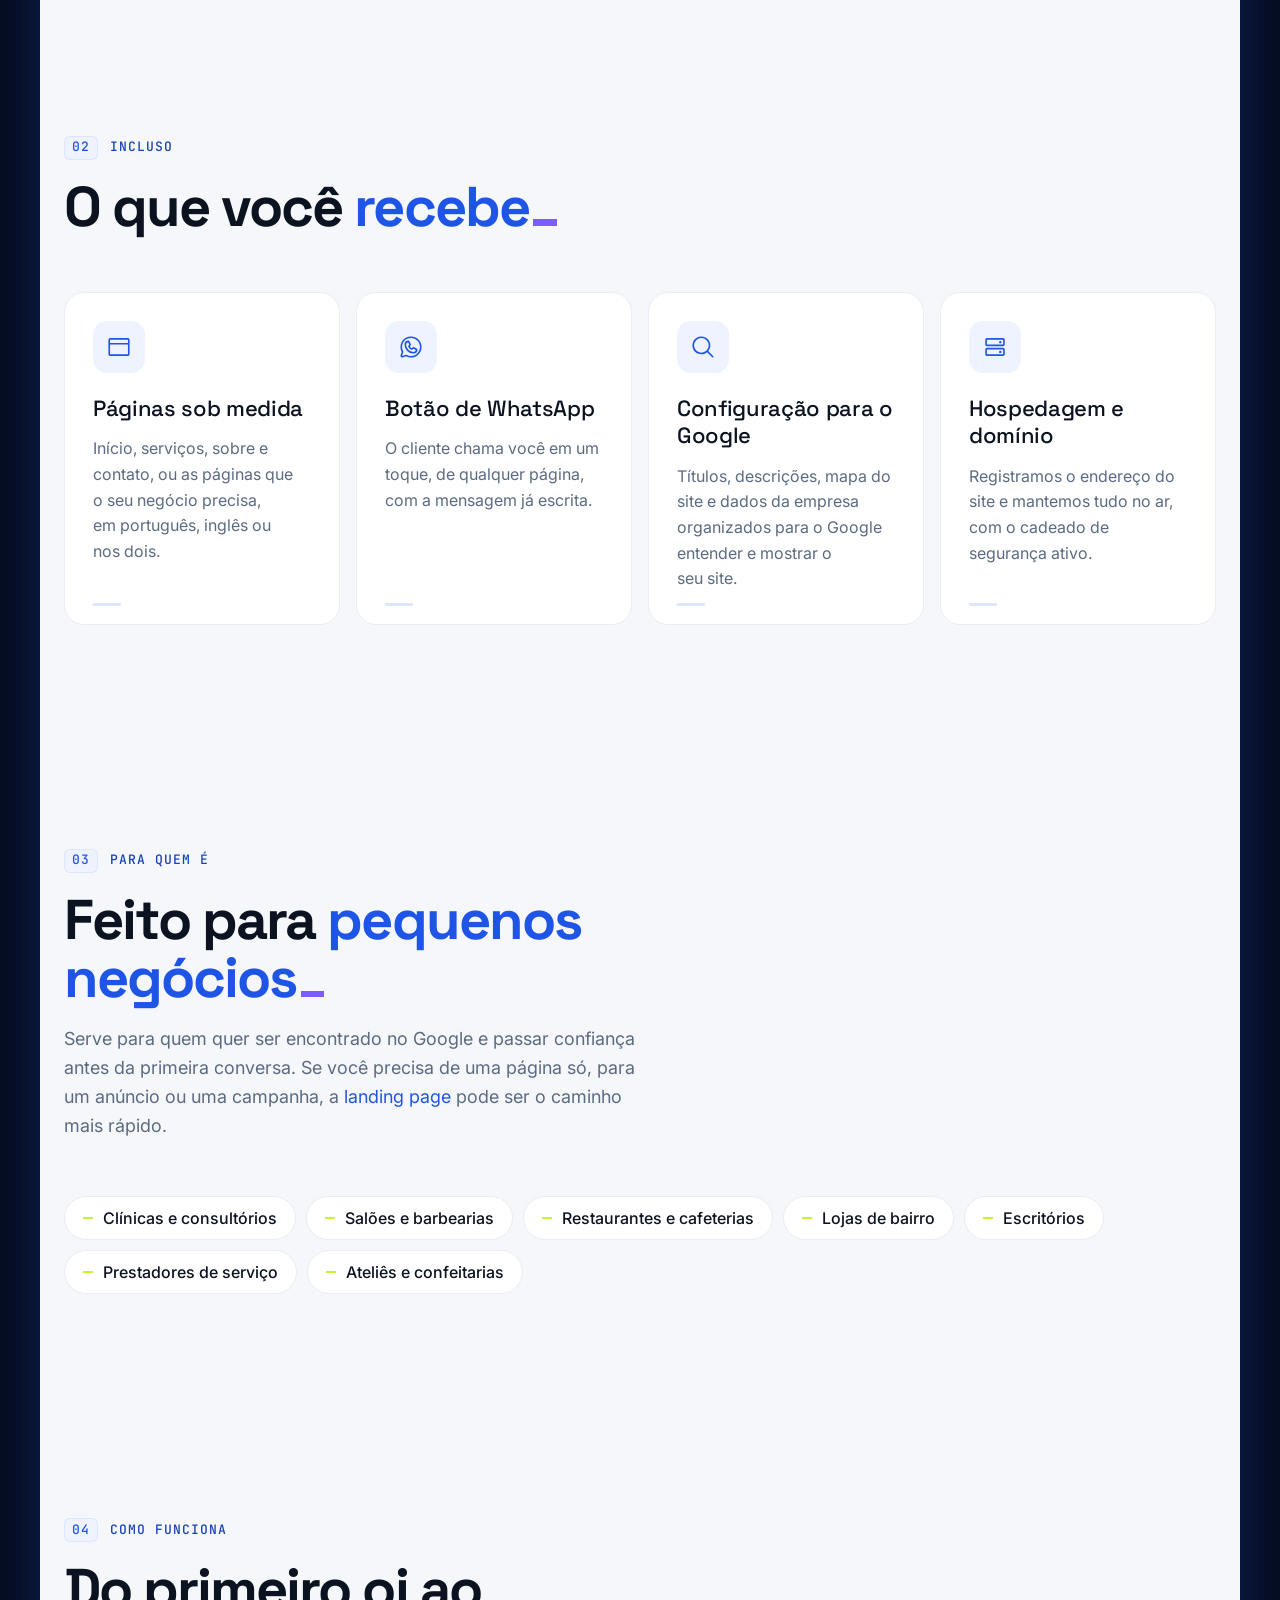
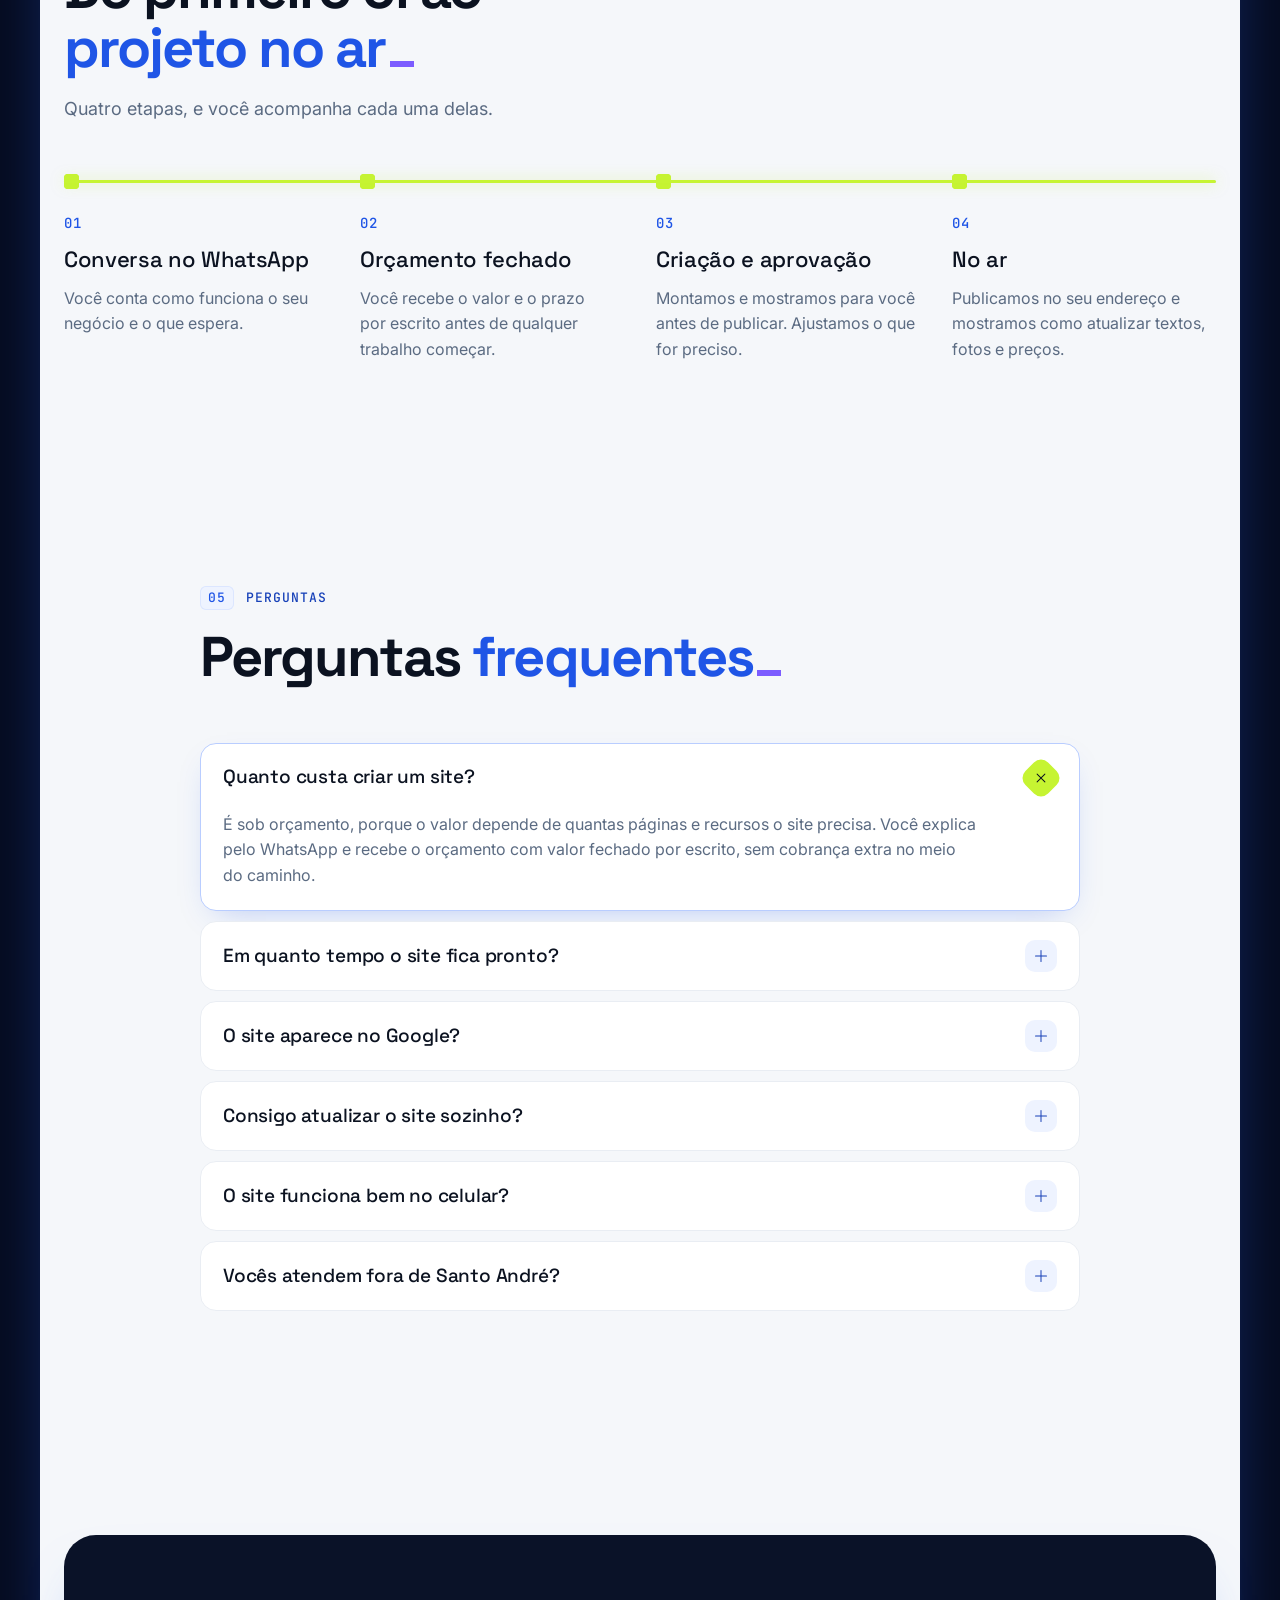
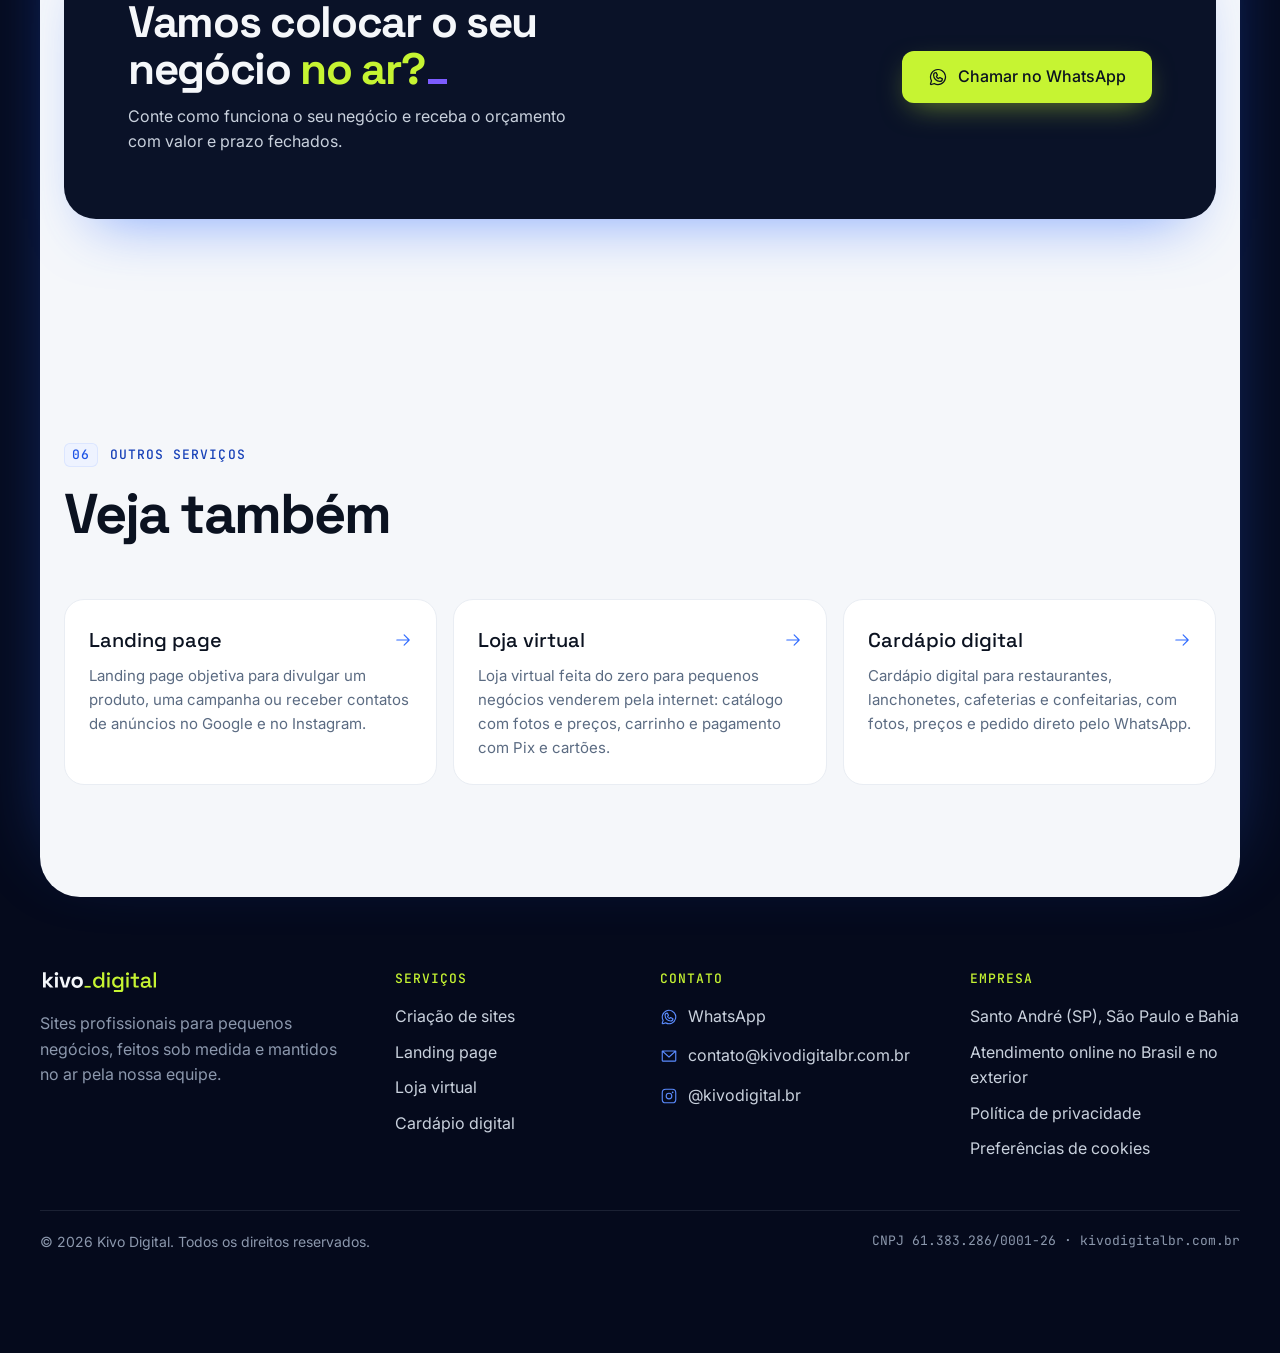
<file: criacao-de-sites/index.html>
<!DOCTYPE html>
<!-- ARQUIVO GERADO por _ferramentas/gerar-paginas.py. Não edite aqui: edite o gerador e rode de novo. -->
<html lang="pt-BR" class="no-js">
<head>
<meta charset="utf-8">
<meta name="viewport" content="width=device-width, initial-scale=1">
<title>Criação de Sites em Santo André e Todo o Brasil | Kivo Digital</title>
<meta name="description" content="Criação de sites profissionais para pequenos negócios, com hospedagem, domínio e configuração para o Google. Orçamento fechado e prazo médio de 15 dias. Santo André, Grande ABC, São Paulo e todo o Brasil.">
<link rel="canonical" href="https://kivodigitalbr.com.br/criacao-de-sites/">
<meta property="og:type" content="website">
<meta property="og:site_name" content="Kivo Digital">
<meta property="og:locale" content="pt_BR">
<meta property="og:url" content="https://kivodigitalbr.com.br/criacao-de-sites/">
<meta property="og:title" content="Criação de Sites em Santo André e Todo o Brasil">
<meta property="og:description" content="Criação de sites profissionais para pequenos negócios, com hospedagem, domínio e configuração para o Google. Orçamento fechado e prazo médio de 15 dias. Santo André, Grande ABC, São Paulo e todo o Brasil.">
<meta property="og:image" content="https://kivodigitalbr.com.br/assets/kivo-og.png">
<meta property="og:image:width" content="1200">
<meta property="og:image:height" content="630">
<meta name="twitter:card" content="summary_large_image">

<script type="application/ld+json">
{
  "@context": "https://schema.org",
  "@graph": [
    {
      "@type": "WebPage",
      "@id": "https://kivodigitalbr.com.br/criacao-de-sites/",
      "url": "https://kivodigitalbr.com.br/criacao-de-sites/",
      "name": "Criação de Sites em Santo André e Todo o Brasil | Kivo Digital",
      "description": "Criação de sites profissionais para pequenos negócios, com hospedagem, domínio e configuração para o Google. Orçamento fechado e prazo médio de 15 dias. Santo André, Grande ABC, São Paulo e todo o Brasil.",
      "inLanguage": "pt-BR",
      "isPartOf": {
        "@id": "https://kivodigitalbr.com.br/#site"
      },
      "about": {
        "@id": "https://kivodigitalbr.com.br/criacao-de-sites/#servico"
      },
      "breadcrumb": {
        "@id": "https://kivodigitalbr.com.br/criacao-de-sites/#trilha"
      }
    },
    {
      "@type": "Service",
      "@id": "https://kivodigitalbr.com.br/criacao-de-sites/#servico",
      "name": "Criação de sites",
      "serviceType": "Criação de sites",
      "description": "Criação de sites profissionais para pequenos negócios, com hospedagem, domínio e configuração para o Google. Orçamento fechado e prazo médio de 15 dias. Santo André, Grande ABC, São Paulo e todo o Brasil.",
      "url": "https://kivodigitalbr.com.br/criacao-de-sites/",
      "provider": {
        "@id": "https://kivodigitalbr.com.br/#empresa"
      },
      "areaServed": [
        {
          "@type": "City",
          "name": "Santo André"
        },
        {
          "@type": "AdministrativeArea",
          "name": "Grande ABC"
        },
        {
          "@type": "City",
          "name": "São Paulo"
        },
        {
          "@type": "Country",
          "name": "Brasil"
        }
      ],
      "availableChannel": {
        "@type": "ServiceChannel",
        "serviceUrl": "https://kivodigitalbr.com.br/criacao-de-sites/",
        "availableLanguage": [
          "pt-BR",
          "en"
        ]
      }
    },
    {
      "@type": "BreadcrumbList",
      "@id": "https://kivodigitalbr.com.br/criacao-de-sites/#trilha",
      "itemListElement": [
        {
          "@type": "ListItem",
          "position": 1,
          "name": "Início",
          "item": "https://kivodigitalbr.com.br/"
        },
        {
          "@type": "ListItem",
          "position": 2,
          "name": "Serviços",
          "item": "https://kivodigitalbr.com.br/#servicos"
        },
        {
          "@type": "ListItem",
          "position": 3,
          "name": "Criação de sites",
          "item": "https://kivodigitalbr.com.br/criacao-de-sites/"
        }
      ]
    },
    {
      "@type": "FAQPage",
      "@id": "https://kivodigitalbr.com.br/criacao-de-sites/#perguntas",
      "inLanguage": "pt-BR",
      "mainEntity": [
        {
          "@type": "Question",
          "name": "Quanto custa criar um site?",
          "acceptedAnswer": {
            "@type": "Answer",
            "text": "É sob orçamento, porque o valor depende de quantas páginas e recursos o site precisa. Você explica pelo WhatsApp e recebe o orçamento com valor fechado por escrito, sem cobrança extra no meio do caminho."
          }
        },
        {
          "@type": "Question",
          "name": "Em quanto tempo o site fica pronto?",
          "acceptedAnswer": {
            "@type": "Answer",
            "text": "Em média 15 dias. O prazo exato vem por escrito no orçamento, junto com o valor."
          }
        },
        {
          "@type": "Question",
          "name": "O site aparece no Google?",
          "acceptedAnswer": {
            "@type": "Answer",
            "text": "Sim. Todo site sai com a configuração básica para o Google: títulos, descrições, mapa do site e dados da empresa. A posição na busca também depende do conteúdo e do tempo de site no ar, e a gente orienta você nos próximos passos."
          }
        },
        {
          "@type": "Question",
          "name": "Consigo atualizar o site sozinho?",
          "acceptedAnswer": {
            "@type": "Answer",
            "text": "Sim. Trocar um texto, uma foto ou um horário não depende de programador. Na entrega mostramos como fazer."
          }
        },
        {
          "@type": "Question",
          "name": "O site funciona bem no celular?",
          "acceptedAnswer": {
            "@type": "Answer",
            "text": "Sim. A maioria dos clientes abre o site pelo celular, então ele é pensado primeiro para a tela pequena e depois ajustado para tablet e computador."
          }
        },
        {
          "@type": "Question",
          "name": "Vocês atendem fora de Santo André?",
          "acceptedAnswer": {
            "@type": "Answer",
            "text": "Sim. A base da Kivo fica em Santo André (SP), e o atendimento é online para todo o Brasil e também para o exterior."
          }
        }
      ]
    }
  ]
}
</script>

<meta name="theme-color" content="#050A1C">
<link rel="icon" href="/assets/kivo-avatar-lima.svg">
<link rel="preconnect" href="https://fonts.googleapis.com">
<link rel="preconnect" href="https://fonts.gstatic.com" crossorigin>
<link rel="stylesheet" href="https://fonts.googleapis.com/css2?family=Inter:wght@400;500&family=JetBrains+Mono:wght@400;500&family=Space+Grotesk:wght@400;500;700&display=swap">
<link rel="stylesheet" href="/css/styles.css">
<link rel="stylesheet" href="/css/pagina.css">
<script src="/js/config.js" defer></script>
<script src="/js/tracking.js" defer></script>
<script src="/js/pagina.js" defer></script>
</head>
<body data-wa="Olá, Kivo! Vi a página de criação de sites e quero um orçamento.">

<svg class="sprite" aria-hidden="true">
  <symbol id="ph-arrow-right" viewBox="0 0 256 256"><path d="M221.66,133.66l-72,72a8,8,0,0,1-11.32-11.32L196.69,136H40a8,8,0,0,1,0-16H196.69L138.34,61.66a8,8,0,0,1,11.32-11.32l72,72A8,8,0,0,1,221.66,133.66Z"/></symbol>
  <symbol id="ph-plus" viewBox="0 0 256 256"><path d="M224,128a8,8,0,0,1-8,8H136v80a8,8,0,0,1-16,0V136H40a8,8,0,0,1,0-16h80V40a8,8,0,0,1,16,0v80h80A8,8,0,0,1,224,128Z"/></symbol>
  <symbol id="ph-whatsapp-logo" viewBox="0 0 256 256"><path d="M187.58,144.84l-32-16a8,8,0,0,0-8,.5l-14.69,9.8a40.55,40.55,0,0,1-16-16l9.8-14.69a8,8,0,0,0,.5-8l-16-32A8,8,0,0,0,104,64a40,40,0,0,0-40,40,88.1,88.1,0,0,0,88,88,40,40,0,0,0,40-40A8,8,0,0,0,187.58,144.84ZM152,176a72.08,72.08,0,0,1-72-72A24,24,0,0,1,99.29,80.46l11.48,23L101,118a8,8,0,0,0-.73,7.51,56.47,56.47,0,0,0,30.15,30.15A8,8,0,0,0,138,155l14.61-9.74,23,11.48A24,24,0,0,1,152,176ZM128,24A104,104,0,0,0,36.18,176.88L24.83,210.93a16,16,0,0,0,20.24,20.24l34.05-11.35A104,104,0,1,0,128,24Zm0,192a87.87,87.87,0,0,1-44.06-11.81,8,8,0,0,0-6.54-.67L40,216,52.47,178.6a8,8,0,0,0-.66-6.54A88,88,0,1,1,128,216Z"/></symbol>
  <symbol id="ph-envelope-simple" viewBox="0 0 256 256"><path d="M224,48H32a8,8,0,0,0-8,8V192a16,16,0,0,0,16,16H216a16,16,0,0,0,16-16V56A8,8,0,0,0,224,48ZM203.43,64,128,133.15,52.57,64ZM216,192H40V74.19l82.59,75.71a8,8,0,0,0,10.82,0L216,74.19V192Z"/></symbol>
  <symbol id="ph-instagram-logo" viewBox="0 0 256 256"><path d="M128,80a48,48,0,1,0,48,48A48.05,48.05,0,0,0,128,80Zm0,80a32,32,0,1,1,32-32A32,32,0,0,1,128,160ZM176,24H80A56.06,56.06,0,0,0,24,80v96a56.06,56.06,0,0,0,56,56h96a56.06,56.06,0,0,0,56-56V80A56.06,56.06,0,0,0,176,24Zm40,152a40,40,0,0,1-40,40H80a40,40,0,0,1-40-40V80A40,40,0,0,1,80,40h96a40,40,0,0,1,40,40ZM192,76a12,12,0,1,1-12-12A12,12,0,0,1,192,76Z"/></symbol>
  <symbol id="ph-browser" viewBox="0 0 256 256"><path d="M216,40H40A16,16,0,0,0,24,56V200a16,16,0,0,0,16,16H216a16,16,0,0,0,16-16V56A16,16,0,0,0,216,40Zm0,16V88H40V56Zm0,144H40V104H216v96Z"/></symbol>
  <symbol id="ph-magnifying-glass" viewBox="0 0 256 256"><path d="M229.66,218.34l-50.07-50.06a88.11,88.11,0,1,0-11.31,11.31l50.06,50.07a8,8,0,0,0,11.32-11.32ZM40,112a72,72,0,1,1,72,72A72.08,72.08,0,0,1,40,112Z"/></symbol>
  <symbol id="ph-hard-drives" viewBox="0 0 256 256"><path d="M208,136H48a16,16,0,0,0-16,16v48a16,16,0,0,0,16,16H208a16,16,0,0,0,16-16V152A16,16,0,0,0,208,136Zm0,64H48V152H208v48Zm0-160H48A16,16,0,0,0,32,56v48a16,16,0,0,0,16,16H208a16,16,0,0,0,16-16V56A16,16,0,0,0,208,40Zm0,64H48V56H208v48ZM192,80a12,12,0,1,1-12-12A12,12,0,0,1,192,80Zm0,96a12,12,0,1,1-12-12A12,12,0,0,1,192,176Z"/></symbol>
  <symbol id="ph-globe" viewBox="0 0 256 256"><path d="M128,24h0A104,104,0,1,0,232,128,104.12,104.12,0,0,0,128,24Zm88,104a87.61,87.61,0,0,1-3.33,24H174.16a157.44,157.44,0,0,0,0-48h38.51A87.61,87.61,0,0,1,216,128ZM102,168H154a115.11,115.11,0,0,1-26,45A115.27,115.27,0,0,1,102,168Zm-3.9-16a140.84,140.84,0,0,1,0-48h59.88a140.84,140.84,0,0,1,0,48ZM40,128a87.61,87.61,0,0,1,3.33-24H81.84a157.44,157.44,0,0,0,0,48H43.33A87.61,87.61,0,0,1,40,128ZM154,88H102a115.11,115.11,0,0,1,26-45A115.27,115.27,0,0,1,154,88Zm52.33,0H170.71a135.28,135.28,0,0,0-22.3-45.6A88.29,88.29,0,0,1,206.37,88ZM107.59,42.4A135.28,135.28,0,0,0,85.29,88H49.63A88.29,88.29,0,0,1,107.59,42.4ZM49.63,168H85.29a135.28,135.28,0,0,0,22.3,45.6A88.29,88.29,0,0,1,49.63,168Zm98.78,45.6a135.28,135.28,0,0,0,22.3-45.6h35.66A88.29,88.29,0,0,1,148.41,213.6Z"/></symbol>
  <symbol id="ph-storefront" viewBox="0 0 256 256"><path d="M232,96a7.89,7.89,0,0,0-.3-2.2L217.35,43.6A16.07,16.07,0,0,0,202,32H54A16.07,16.07,0,0,0,38.65,43.6L24.31,93.8A7.89,7.89,0,0,0,24,96h0v16a40,40,0,0,0,16,32v72a8,8,0,0,0,8,8H208a8,8,0,0,0,8-8V144a40,40,0,0,0,16-32V96ZM54,48H202l11.42,40H42.61Zm50,56h48v8a24,24,0,0,1-48,0Zm-16,0v8a24,24,0,0,1-35.12,21.26,7.88,7.88,0,0,0-1.82-1.06A24,24,0,0,1,40,112v-8ZM200,208H56V151.2a40.57,40.57,0,0,0,8,.8,40,40,0,0,0,32-16,40,40,0,0,0,64,0,40,40,0,0,0,32,16,40.57,40.57,0,0,0,8-.8Zm4.93-75.8a8.08,8.08,0,0,0-1.8,1.05A24,24,0,0,1,168,112v-8h48v8A24,24,0,0,1,204.93,132.2Z"/></symbol>
  <symbol id="ph-fork-knife" viewBox="0 0 256 256"><path d="M72,88V40a8,8,0,0,1,16,0V88a8,8,0,0,1-16,0ZM216,40V224a8,8,0,0,1-16,0V176H152a8,8,0,0,1-8-8,268.75,268.75,0,0,1,7.22-56.88c9.78-40.49,28.32-67.63,53.63-78.47A8,8,0,0,1,216,40ZM200,53.9c-32.17,24.57-38.47,84.42-39.7,106.1H200ZM119.89,38.69a8,8,0,1,0-15.78,2.63L112,88.63a32,32,0,0,1-64,0l7.88-47.31a8,8,0,1,0-15.78-2.63l-8,48A8.17,8.17,0,0,0,32,88a48.07,48.07,0,0,0,40,47.32V224a8,8,0,0,0,16,0V135.32A48.07,48.07,0,0,0,128,88a8.17,8.17,0,0,0-.11-1.31Z"/></symbol>
</svg>

<header class="header">
  <nav class="nav" aria-label="Principal">
    <a class="nav__logo" href="/" aria-label="Kivo Digital, início">
      <img src="/assets/kivo-negativa.svg" alt="Kivo Digital">
    </a>
    <div class="nav__right">
      <a class="nav__link" href="/#servicos">Serviços</a>
      <a class="nav__link" href="#como-funciona">Como funciona</a>
      <a class="nav__link" href="#perguntas">Perguntas</a>
      <a class="nav__link" href="/#contato">Contato</a>
      <a class="nav__cta js-wa-link" href="/#orcamento" target="_blank" rel="noopener" data-track="contact" data-track-method="whatsapp" data-track-local="menu">Pedir orçamento</a>
      <button class="menu-toggle" type="button" aria-expanded="false" aria-controls="menu-mobile" aria-label="Abrir menu">
        <span></span><span></span><span></span>
      </button>
    </div>
  </nav>
  <div class="mobile-menu" id="menu-mobile">
    <a class="mobile-menu__link" href="/#servicos">Serviços</a>
    <a class="mobile-menu__link" href="#como-funciona">Como funciona</a>
    <a class="mobile-menu__link" href="#perguntas">Perguntas</a>
    <a class="mobile-menu__link" href="/#contato">Contato</a>
    <a class="mobile-menu__cta js-wa-link" href="/#orcamento" target="_blank" rel="noopener" data-track="contact" data-track-method="whatsapp" data-track-local="menu_celular">Pedir orçamento</a>
  </div>
  <div class="progress" aria-hidden="true"><span class="progress__bar"></span></div>
</header>

<main id="topo">

  <section class="phero" aria-labelledby="titulo">
    <div class="hero__bg" aria-hidden="true">
      <div class="hero__floor"></div>
      <div class="hero__glow"></div>
    </div>
    <div class="phero__inner">
      <nav aria-label="Você está em">
        <ol class="crumbs">
          <li><a href="/">Início</a></li>
          <li><a href="/#servicos">Serviços</a></li>
          <li><span aria-current="page">Criação de sites</span></li>
        </ol>
      </nav>
      <h1 class="phero__title" id="titulo">Criação de sites para pequenos negócios em <span class="accent">Santo André e todo o Brasil</span><span class="cursor" aria-hidden="true"></span></h1>
      <p class="phero__lead">A Kivo Digital cria sites profissionais para pequenos negócios, com hospedagem, domínio e configuração para aparecer no Google. Você recebe o site pronto em <strong>cerca de 15 dias</strong>, funcionando bem no celular, e consegue atualizar textos e fotos sem depender de programador.</p>
      <div class="hero__ctas">
        <a class="btn btn--lime js-wa-link" href="/#orcamento" target="_blank" rel="noopener" data-track="contact" data-track-method="whatsapp" data-track-local="abertura">Pedir orçamento no WhatsApp <svg class="icon" width="18" height="18" aria-hidden="true"><use href="#ph-arrow-right"/></svg></a>
        <a class="btn btn--ghost" href="#incluso">Ver o que está incluso</a>
      </div>
      <ul class="hero__promises">
        <li>Preço e prazo por escrito</li>
        <li>Pensado primeiro para o celular</li>
        <li>Suporte 24h no WhatsApp</li>
      </ul>
    </div>
  </section>

  <div class="sheet">

    <section class="section" id="resumo" aria-labelledby="resumo-titulo">
      <div class="section__inner">
        <div class="section__head rv">
          <p class="kicker"><span class="kicker__num">01</span><span>Resumo</span></p>
          <h2 class="section__title" id="resumo-titulo">O que é e <span class="accent">quanto custa</span></h2>
        </div>
        <div class="prose rv">
          <p>Um site profissional é o endereço do seu negócio na internet. É onde o cliente confirma que você existe, vê seus serviços, preços e horários, e chama no WhatsApp com confiança.</p>
          <p>Diferente do Instagram, o site aparece no Google quando alguém procura o que você oferece na sua região. Ele também passa mais credibilidade na hora de fechar: o cliente encontra tudo em um lugar só, organizado, sem precisar rolar o feed.</p>
        </div>
        <ul class="facts">
          <li class="fact fact--accent rv">
            <span class="fact__label">Investimento</span>
            <span class="fact__value">Sob orçamento</span>
            <span class="fact__note">Valor fechado por escrito antes de começar, sem cobrança extra no meio do caminho.</span>
          </li>
          <li class="fact rv">
            <span class="fact__label">Prazo</span>
            <span class="fact__value">Em média 15 dias</span>
            <span class="fact__note">Você sabe desde o início quando vai ficar pronto.</span>
          </li>
          <li class="fact rv">
            <span class="fact__label">Suporte</span>
            <span class="fact__value">24h no WhatsApp</span>
            <span class="fact__note">Primeira resposta em até 1 hora, com resumo de cada atendimento.</span>
          </li>
        </ul>
      </div>
    </section>

    <section class="section" id="incluso" aria-labelledby="incluso-titulo">
      <div class="section__inner">
        <div class="section__head rv">
          <p class="kicker"><span class="kicker__num">02</span><span>Incluso</span></p>
          <h2 class="section__title" id="incluso-titulo">O que você <span class="accent">recebe</span></h2>
        </div>
        <ul class="services services--4">
          <li class="service rv">
            <span class="service__top"><span class="service__icon" aria-hidden="true"><svg class="icon" width="26" height="26" aria-hidden="true"><use href="#ph-browser"/></svg></span></span>
            <h3 class="card-title">Páginas sob medida</h3>
            <p class="card-text">Início, serviços, sobre e contato, ou as páginas que o seu negócio precisa, em português, inglês ou nos dois.</p>
          </li>
          <li class="service rv">
            <span class="service__top"><span class="service__icon" aria-hidden="true"><svg class="icon" width="26" height="26" aria-hidden="true"><use href="#ph-whatsapp-logo"/></svg></span></span>
            <h3 class="card-title">Botão de WhatsApp</h3>
            <p class="card-text">O cliente chama você em um toque, de qualquer página, com a mensagem já escrita.</p>
          </li>
          <li class="service rv">
            <span class="service__top"><span class="service__icon" aria-hidden="true"><svg class="icon" width="26" height="26" aria-hidden="true"><use href="#ph-magnifying-glass"/></svg></span></span>
            <h3 class="card-title">Configuração para o Google</h3>
            <p class="card-text">Títulos, descrições, mapa do site e dados da empresa organizados para o Google entender e mostrar o seu site.</p>
          </li>
          <li class="service rv">
            <span class="service__top"><span class="service__icon" aria-hidden="true"><svg class="icon" width="26" height="26" aria-hidden="true"><use href="#ph-hard-drives"/></svg></span></span>
            <h3 class="card-title">Hospedagem e domínio</h3>
            <p class="card-text">Registramos o endereço do site e mantemos tudo no ar, com o cadeado de segurança ativo.</p>
          </li>
        </ul>
      </div>
    </section>

    <section class="section" id="para-quem" aria-labelledby="para-quem-titulo">
      <div class="section__inner">
        <div class="section__head rv">
          <p class="kicker"><span class="kicker__num">03</span><span>Para quem é</span></p>
          <h2 class="section__title" id="para-quem-titulo">Feito para <span class="accent">pequenos negócios</span></h2>
          <p class="section__sub">Serve para quem quer ser encontrado no Google e passar confiança antes da primeira conversa. Se você precisa de uma página só, para um anúncio ou uma campanha, a <a href="/landing-page/">landing page</a> pode ser o caminho mais rápido.</p>
        </div>
        <ul class="fits rv">
          <li>Clínicas e consultórios</li>
          <li>Salões e barbearias</li>
          <li>Restaurantes e cafeterias</li>
          <li>Lojas de bairro</li>
          <li>Escritórios</li>
          <li>Prestadores de serviço</li>
          <li>Ateliês e confeitarias</li>
        </ul>
      </div>
    </section>

    <section class="section" id="como-funciona" aria-labelledby="proc-titulo">
      <div class="section__inner">
        <div class="section__head rv">
          <p class="kicker"><span class="kicker__num">04</span><span>Como funciona</span></p>
          <h2 class="section__title" id="proc-titulo">Do primeiro oi ao <span class="accent">projeto no ar</span></h2>
          <p class="section__sub">Quatro etapas, e você acompanha cada uma delas.</p>
        </div>
        <ol class="steps steps--static">
          <li class="step rv">
            <span class="step__num" aria-hidden="true">01</span>
            <h3 class="card-title">Conversa no WhatsApp</h3>
            <p class="card-text">Você conta como funciona o seu negócio e o que espera.</p>
          </li>
          <li class="step rv">
            <span class="step__num" aria-hidden="true">02</span>
            <h3 class="card-title">Orçamento fechado</h3>
            <p class="card-text">Você recebe o valor e o prazo por escrito antes de qualquer trabalho começar.</p>
          </li>
          <li class="step rv">
            <span class="step__num" aria-hidden="true">03</span>
            <h3 class="card-title">Criação e aprovação</h3>
            <p class="card-text">Montamos e mostramos para você antes de publicar. Ajustamos o que for preciso.</p>
          </li>
          <li class="step rv">
            <span class="step__num" aria-hidden="true">04</span>
            <h3 class="card-title">No ar</h3>
            <p class="card-text">Publicamos no seu endereço e mostramos como atualizar textos, fotos e preços.</p>
          </li>
        </ol>
      </div>
    </section>

    <section class="section" id="perguntas" aria-labelledby="faq-titulo">
      <div class="section__inner section__inner--narrow">
        <div class="section__head rv">
          <p class="kicker"><span class="kicker__num">05</span><span>Perguntas</span></p>
          <h2 class="section__title" id="faq-titulo">Perguntas <span class="accent">frequentes</span></h2>
        </div>
        <div class="faq">
          <div class="faq__item is-open">
            <h3 class="faq__q"><button class="faq__btn" type="button" aria-expanded="true" aria-controls="faq-0"><span>Quanto custa criar um site?</span><span class="faq__icon" aria-hidden="true"><svg class="icon" width="16" height="16" aria-hidden="true"><use href="#ph-plus"/></svg></span></button></h3>
            <p class="faq__a" id="faq-0">É sob orçamento, porque o valor depende de quantas páginas e recursos o site precisa. Você explica pelo WhatsApp e recebe o orçamento com valor fechado por escrito, sem cobrança extra no meio do caminho.</p>
          </div>
          <div class="faq__item">
            <h3 class="faq__q"><button class="faq__btn" type="button" aria-expanded="false" aria-controls="faq-1"><span>Em quanto tempo o site fica pronto?</span><span class="faq__icon" aria-hidden="true"><svg class="icon" width="16" height="16" aria-hidden="true"><use href="#ph-plus"/></svg></span></button></h3>
            <p class="faq__a" id="faq-1" hidden>Em média 15 dias. O prazo exato vem por escrito no orçamento, junto com o valor.</p>
          </div>
          <div class="faq__item">
            <h3 class="faq__q"><button class="faq__btn" type="button" aria-expanded="false" aria-controls="faq-2"><span>O site aparece no Google?</span><span class="faq__icon" aria-hidden="true"><svg class="icon" width="16" height="16" aria-hidden="true"><use href="#ph-plus"/></svg></span></button></h3>
            <p class="faq__a" id="faq-2" hidden>Sim. Todo site sai com a configuração básica para o Google: títulos, descrições, mapa do site e dados da empresa. A posição na busca também depende do conteúdo e do tempo de site no ar, e a gente orienta você nos próximos passos.</p>
          </div>
          <div class="faq__item">
            <h3 class="faq__q"><button class="faq__btn" type="button" aria-expanded="false" aria-controls="faq-3"><span>Consigo atualizar o site sozinho?</span><span class="faq__icon" aria-hidden="true"><svg class="icon" width="16" height="16" aria-hidden="true"><use href="#ph-plus"/></svg></span></button></h3>
            <p class="faq__a" id="faq-3" hidden>Sim. Trocar um texto, uma foto ou um horário não depende de programador. Na entrega mostramos como fazer.</p>
          </div>
          <div class="faq__item">
            <h3 class="faq__q"><button class="faq__btn" type="button" aria-expanded="false" aria-controls="faq-4"><span>O site funciona bem no celular?</span><span class="faq__icon" aria-hidden="true"><svg class="icon" width="16" height="16" aria-hidden="true"><use href="#ph-plus"/></svg></span></button></h3>
            <p class="faq__a" id="faq-4" hidden>Sim. A maioria dos clientes abre o site pelo celular, então ele é pensado primeiro para a tela pequena e depois ajustado para tablet e computador.</p>
          </div>
          <div class="faq__item">
            <h3 class="faq__q"><button class="faq__btn" type="button" aria-expanded="false" aria-controls="faq-5"><span>Vocês atendem fora de Santo André?</span><span class="faq__icon" aria-hidden="true"><svg class="icon" width="16" height="16" aria-hidden="true"><use href="#ph-plus"/></svg></span></button></h3>
            <p class="faq__a" id="faq-5" hidden>Sim. A base da Kivo fica em Santo André (SP), e o atendimento é online para todo o Brasil e também para o exterior.</p>
          </div>
        </div>
      </div>
    </section>

    <section class="section" id="pedir" aria-labelledby="cta-titulo">
      <div class="section__inner">
        <div class="cta-box rv">
          <div>
            <h2 class="cta-box__title" id="cta-titulo">Vamos colocar o seu negócio <span class="accent">no ar?</span></h2>
            <p class="cta-box__sub">Conte como funciona o seu negócio e receba o orçamento com valor e prazo fechados.</p>
          </div>
          <a class="btn btn--lime js-wa-link" href="/#orcamento" target="_blank" rel="noopener" data-track="contact" data-track-method="whatsapp" data-track-local="chamada_final"><svg class="icon" width="20" height="20" aria-hidden="true"><use href="#ph-whatsapp-logo"/></svg> Chamar no WhatsApp</a>
        </div>
      </div>
    </section>

    <section class="section" id="outros" aria-labelledby="outros-titulo">
      <div class="section__inner">
        <div class="section__head rv">
          <p class="kicker"><span class="kicker__num">06</span><span>Outros serviços</span></p>
          <h2 class="section__title" id="outros-titulo">Veja também</h2>
        </div>
        <ul class="others">
          <li><a class="other" href="/landing-page/">
            <span class="other__name">Landing page<svg class="icon" width="18" height="18" aria-hidden="true"><use href="#ph-arrow-right"/></svg></span>
            <span class="other__text">Landing page objetiva para divulgar um produto, uma campanha ou receber contatos de anúncios no Google e no Instagram.</span>
          </a></li>
          <li><a class="other" href="/loja-virtual/">
            <span class="other__name">Loja virtual<svg class="icon" width="18" height="18" aria-hidden="true"><use href="#ph-arrow-right"/></svg></span>
            <span class="other__text">Loja virtual feita do zero para pequenos negócios venderem pela internet: catálogo com fotos e preços, carrinho e pagamento com Pix e cartões.</span>
          </a></li>
          <li><a class="other" href="/cardapio-digital/">
            <span class="other__name">Cardápio digital<svg class="icon" width="18" height="18" aria-hidden="true"><use href="#ph-arrow-right"/></svg></span>
            <span class="other__text">Cardápio digital para restaurantes, lanchonetes, cafeterias e confeitarias, com fotos, preços e pedido direto pelo WhatsApp.</span>
          </a></li>
        </ul>
      </div>
    </section>

  </div>
</main>

<footer class="footer">
  <div class="footer__inner">
    <div class="footer__grid">
      <div class="footer__brand">
        <img class="footer__logo" src="/assets/kivo-negativa-lima.svg" alt="Kivo Digital">
        <p>Sites profissionais para pequenos negócios, feitos sob medida e mantidos no ar pela nossa equipe.</p>
      </div>

      <nav class="footer__col" aria-labelledby="rodape-servicos">
        <p class="footer__heading" id="rodape-servicos">Serviços</p>
        <ul class="footer__list">
          <li><a href="/criacao-de-sites/">Criação de sites</a></li>
          <li><a href="/landing-page/">Landing page</a></li>
          <li><a href="/loja-virtual/">Loja virtual</a></li>
          <li><a href="/cardapio-digital/">Cardápio digital</a></li>
        </ul>
      </nav>

      <div class="footer__col">
        <p class="footer__heading">Contato</p>
        <ul class="footer__list footer__list--icons">
          <li><a class="js-wa-link" href="/#contato" target="_blank" rel="noopener" data-track="contact" data-track-method="whatsapp" data-track-local="rodape"><svg class="icon" width="18" height="18" aria-hidden="true"><use href="#ph-whatsapp-logo"/></svg>WhatsApp</a></li>
          <li><a href="mailto:contato@kivodigitalbr.com.br" data-track="contact" data-track-method="email" data-track-local="rodape"><svg class="icon" width="18" height="18" aria-hidden="true"><use href="#ph-envelope-simple"/></svg><span>contato<wbr>@kivodigitalbr.com.br</span></a></li>
          <li><a href="https://instagram.com/kivodigital.br" target="_blank" rel="noopener" data-track="contact" data-track-method="instagram" data-track-local="rodape"><svg class="icon" width="18" height="18" aria-hidden="true"><use href="#ph-instagram-logo"/></svg>@kivodigital.br</a></li>
        </ul>
      </div>

      <div class="footer__col">
        <p class="footer__heading">Empresa</p>
        <ul class="footer__list">
                <li><span class="footer__place">Santo André (SP), São Paulo e Bahia</span></li>
          <li><span class="footer__place">Atendimento online no Brasil e no exterior</span></li>
          <li><a class="js-privacy-link" href="/privacidade.html">Política de privacidade</a></li>
          <li><button class="link-btn js-cookie-prefs" type="button" hidden>Preferências de cookies</button></li>
        </ul>
      </div>
    </div>

    <div class="footer__bottom">
      <p>© <span class="js-year">2026</span> Kivo Digital. <span>Todos os direitos reservados.</span></p>
      <p>CNPJ 61.383.286/0001-26 · kivodigitalbr.com.br</p>
    </div>
  </div>
</footer>

<div class="consent" role="dialog" aria-labelledby="consent-titulo" aria-describedby="consent-texto" hidden>
  <p class="consent__title" id="consent-titulo">Sua privacidade</p>
  <p class="consent__text" id="consent-texto"><span class="js-consent-text"></span><a class="js-privacy-link" href="/privacidade.html">Política de privacidade</a>.</p>
  <div class="consent__actions">
    <button class="consent__btn consent__btn--accept" type="button" data-consent="granted">Aceitar</button>
    <button class="consent__btn consent__btn--decline" type="button" data-consent="denied">Recusar</button>
  </div>
</div>

<a class="wa-float js-wa-link" href="#contato" target="_blank" rel="noopener" aria-label="Fale com a Kivo pelo WhatsApp" data-track="contact" data-track-method="whatsapp" data-track-local="botao_flutuante">
  <svg class="icon" width="30" height="30" aria-hidden="true"><use href="#ph-whatsapp-logo"/></svg>
</a>

</body>
</html>
</file>
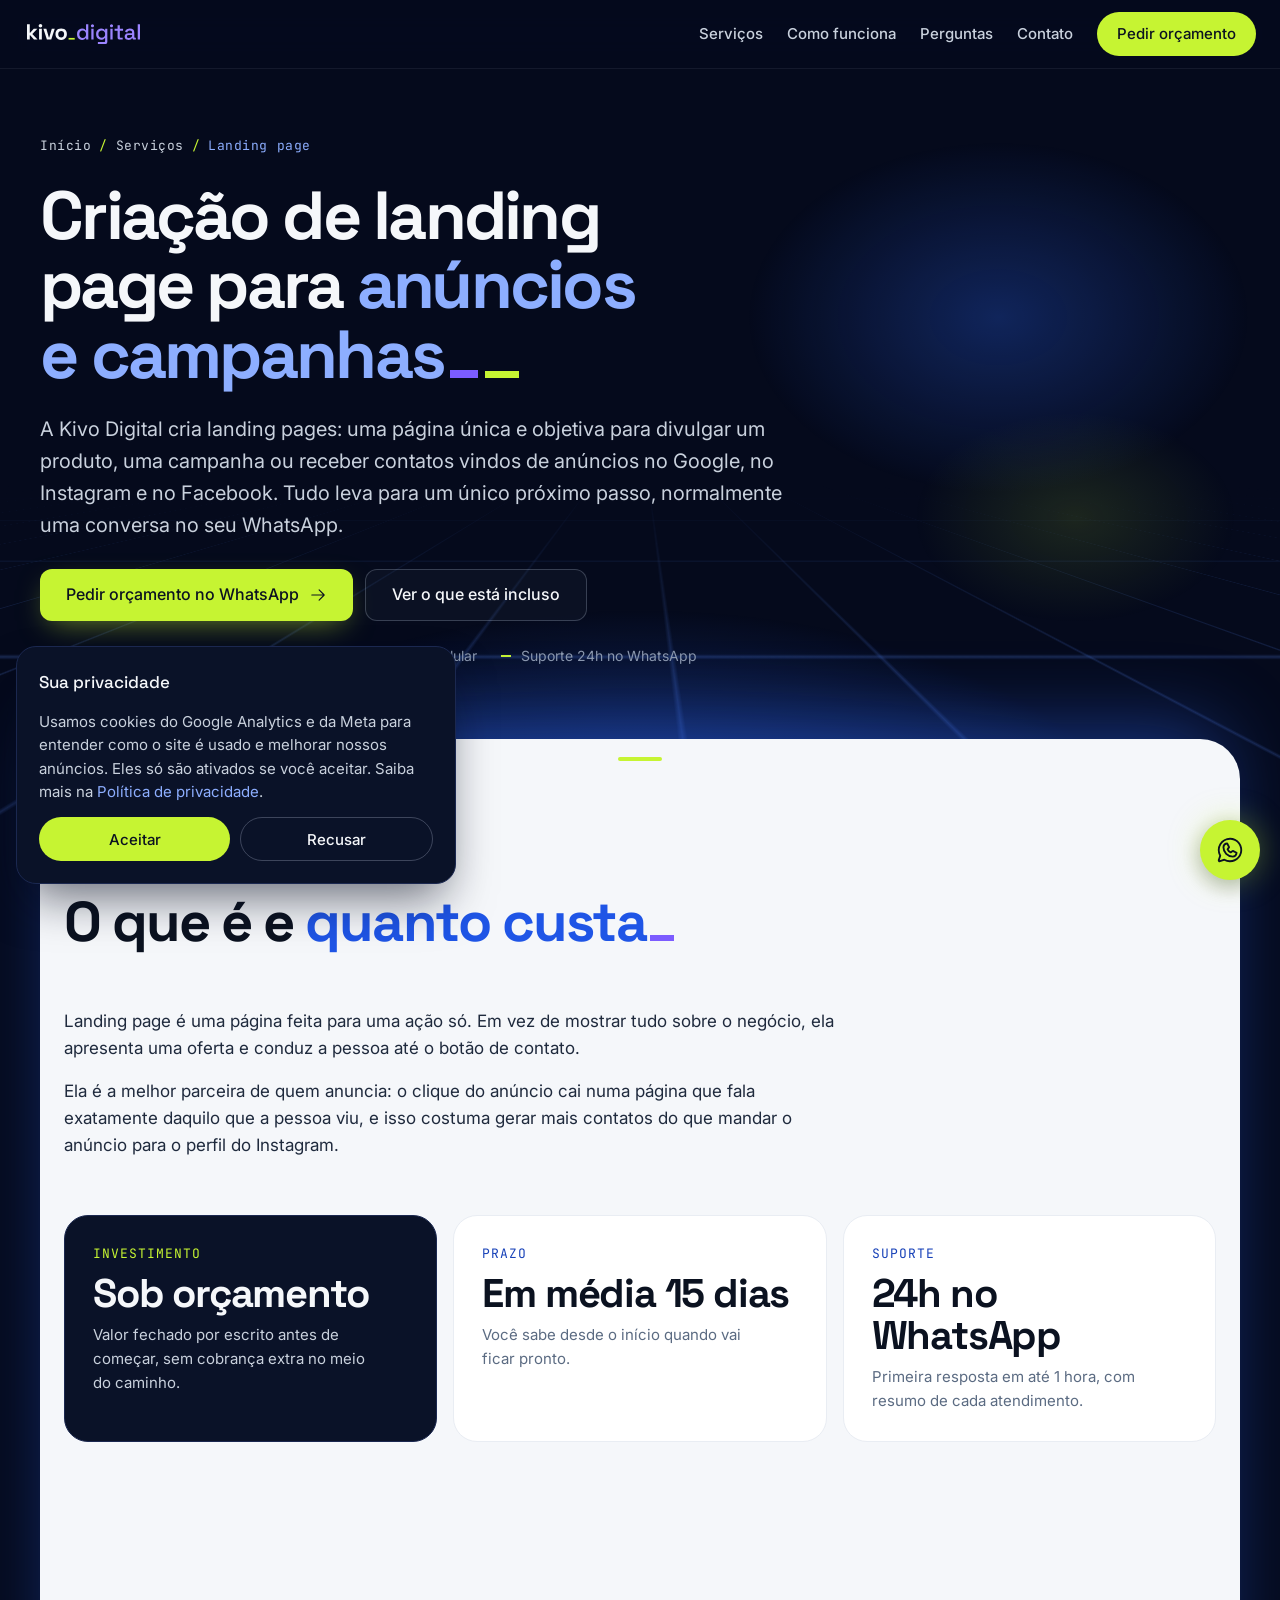
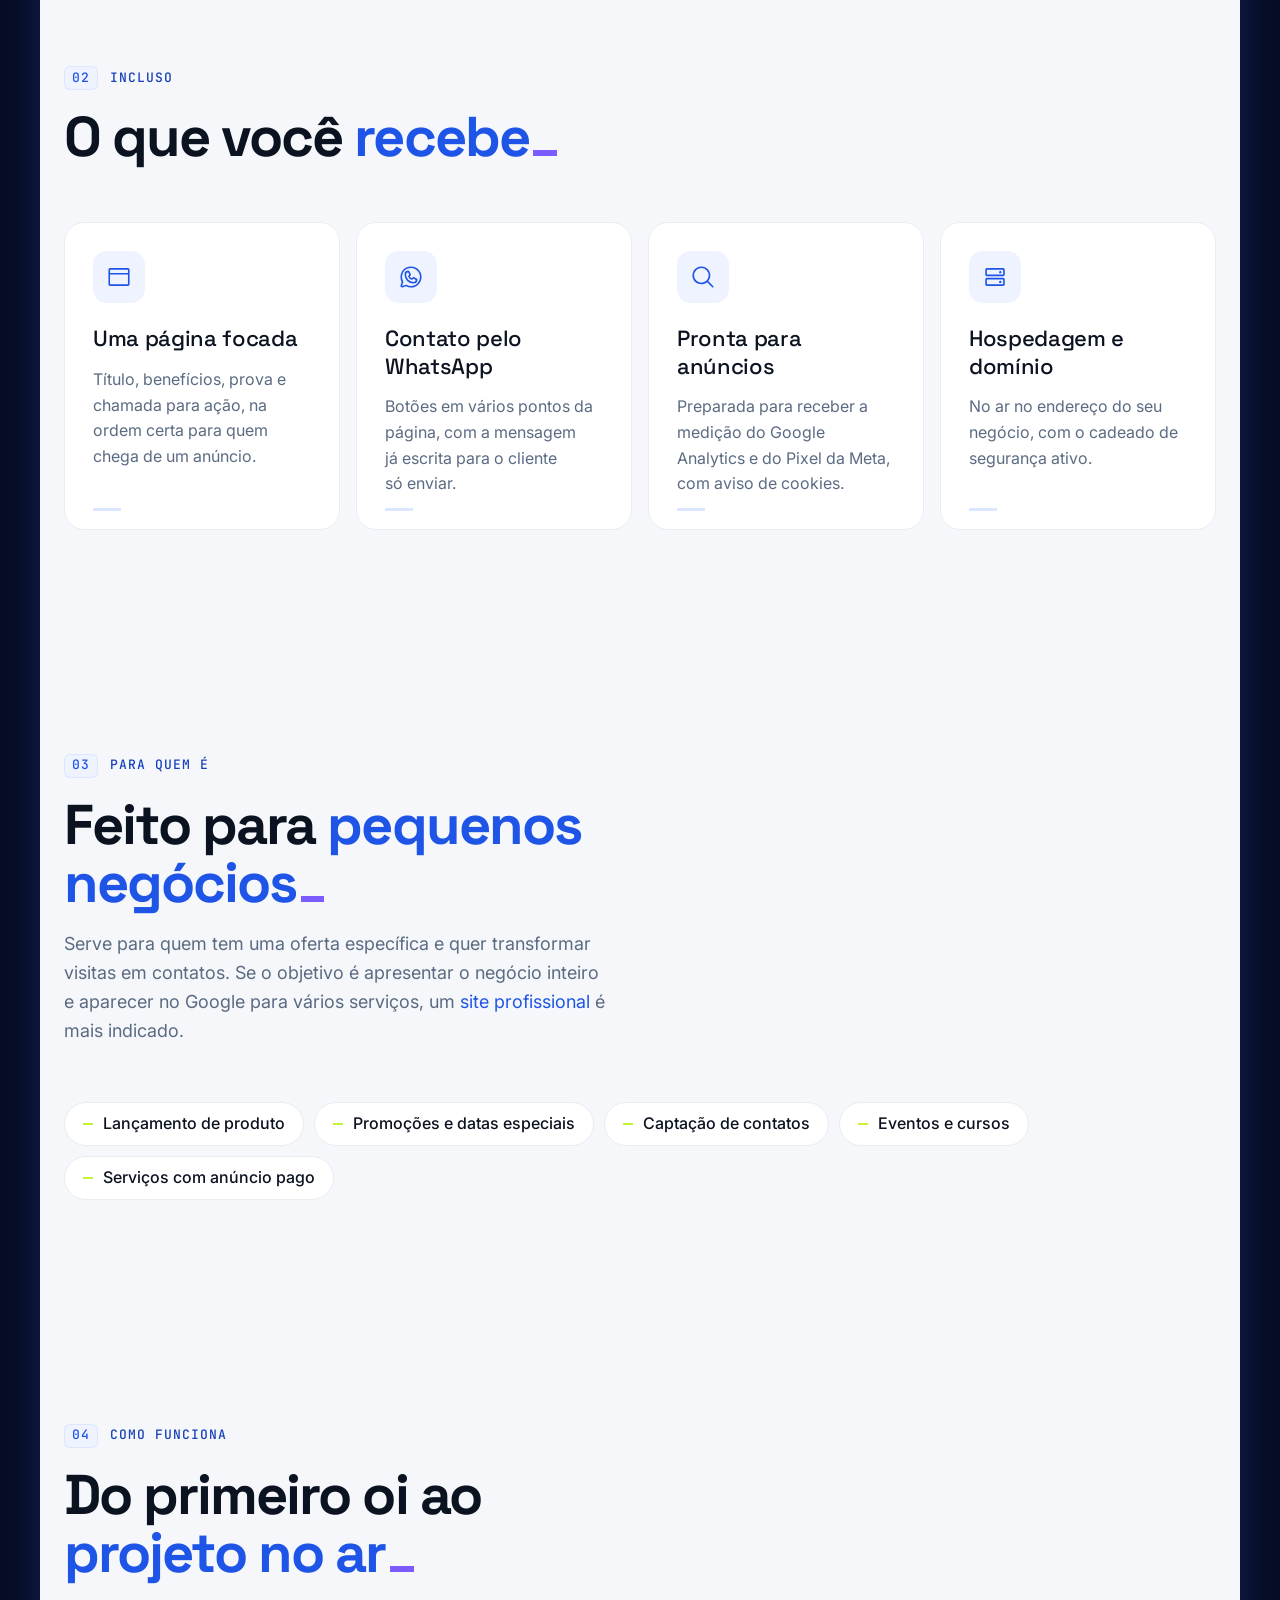
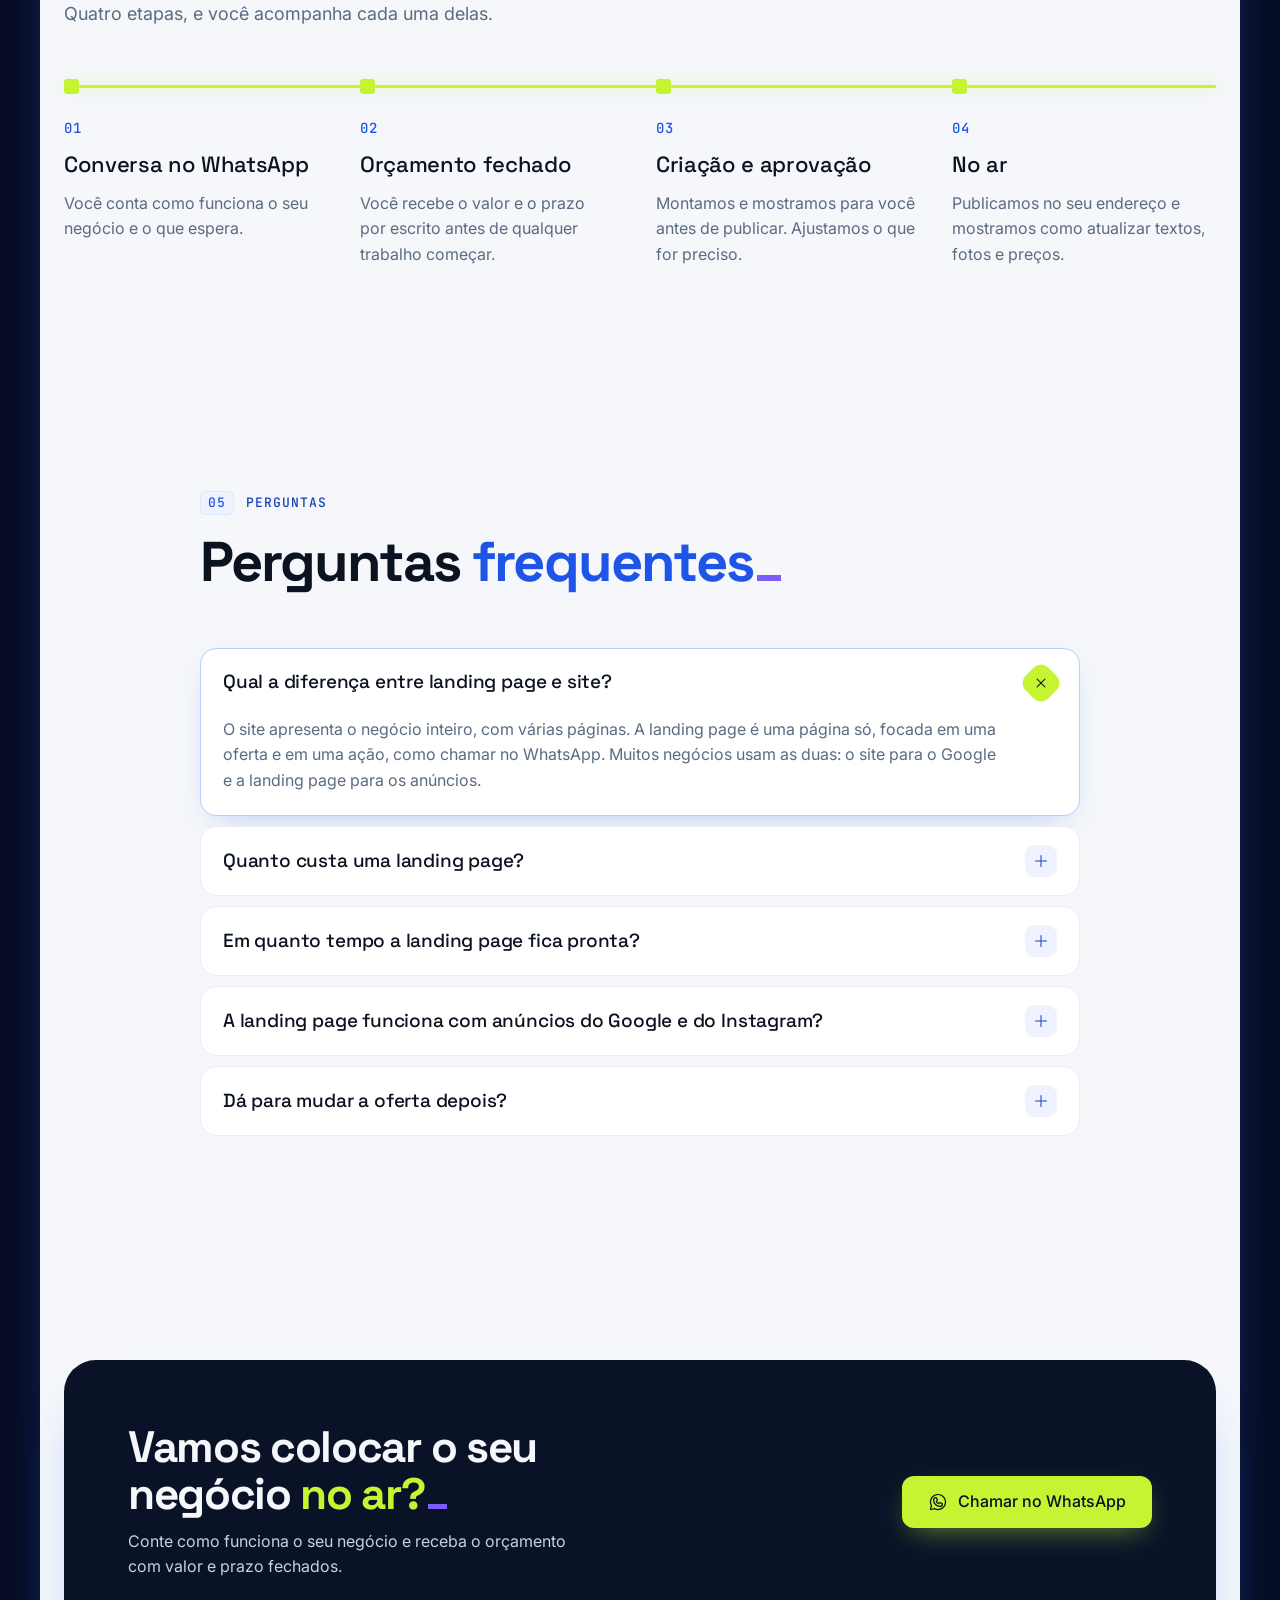
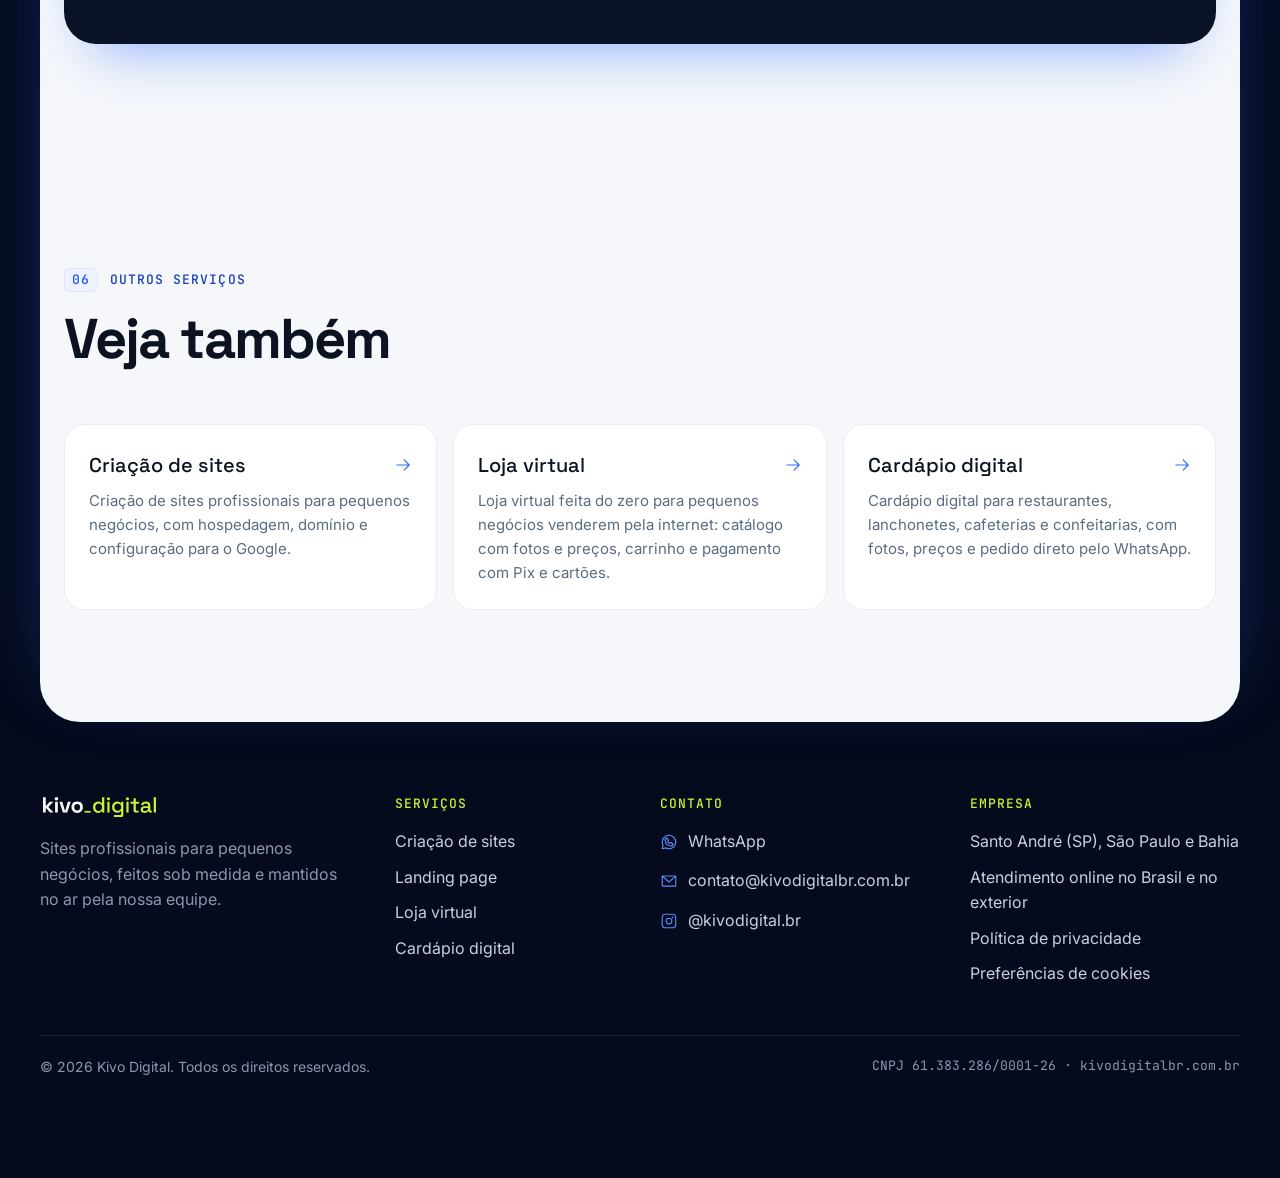
<file: landing-page/index.html>
<!DOCTYPE html>
<!-- ARQUIVO GERADO por _ferramentas/gerar-paginas.py. Não edite aqui: edite o gerador e rode de novo. -->
<html lang="pt-BR" class="no-js">
<head>
<meta charset="utf-8">
<meta name="viewport" content="width=device-width, initial-scale=1">
<title>Criação de Landing Page para Anúncios e Campanhas | Kivo Digital</title>
<meta name="description" content="Landing page objetiva para divulgar um produto, uma campanha ou receber contatos de anúncios no Google e no Instagram. Orçamento fechado pelo WhatsApp.">
<link rel="canonical" href="https://kivodigitalbr.com.br/landing-page/">
<meta property="og:type" content="website">
<meta property="og:site_name" content="Kivo Digital">
<meta property="og:locale" content="pt_BR">
<meta property="og:url" content="https://kivodigitalbr.com.br/landing-page/">
<meta property="og:title" content="Criação de Landing Page para Anúncios e Campanhas">
<meta property="og:description" content="Landing page objetiva para divulgar um produto, uma campanha ou receber contatos de anúncios no Google e no Instagram. Orçamento fechado pelo WhatsApp.">
<meta property="og:image" content="https://kivodigitalbr.com.br/assets/kivo-og.png">
<meta property="og:image:width" content="1200">
<meta property="og:image:height" content="630">
<meta name="twitter:card" content="summary_large_image">

<script type="application/ld+json">
{
  "@context": "https://schema.org",
  "@graph": [
    {
      "@type": "WebPage",
      "@id": "https://kivodigitalbr.com.br/landing-page/",
      "url": "https://kivodigitalbr.com.br/landing-page/",
      "name": "Criação de Landing Page para Anúncios e Campanhas | Kivo Digital",
      "description": "Landing page objetiva para divulgar um produto, uma campanha ou receber contatos de anúncios no Google e no Instagram. Orçamento fechado pelo WhatsApp.",
      "inLanguage": "pt-BR",
      "isPartOf": {
        "@id": "https://kivodigitalbr.com.br/#site"
      },
      "about": {
        "@id": "https://kivodigitalbr.com.br/landing-page/#servico"
      },
      "breadcrumb": {
        "@id": "https://kivodigitalbr.com.br/landing-page/#trilha"
      }
    },
    {
      "@type": "Service",
      "@id": "https://kivodigitalbr.com.br/landing-page/#servico",
      "name": "Landing page",
      "serviceType": "Landing page",
      "description": "Landing page objetiva para divulgar um produto, uma campanha ou receber contatos de anúncios no Google e no Instagram. Orçamento fechado pelo WhatsApp.",
      "url": "https://kivodigitalbr.com.br/landing-page/",
      "provider": {
        "@id": "https://kivodigitalbr.com.br/#empresa"
      },
      "areaServed": [
        {
          "@type": "City",
          "name": "Santo André"
        },
        {
          "@type": "AdministrativeArea",
          "name": "Grande ABC"
        },
        {
          "@type": "City",
          "name": "São Paulo"
        },
        {
          "@type": "Country",
          "name": "Brasil"
        }
      ],
      "availableChannel": {
        "@type": "ServiceChannel",
        "serviceUrl": "https://kivodigitalbr.com.br/landing-page/",
        "availableLanguage": [
          "pt-BR",
          "en"
        ]
      }
    },
    {
      "@type": "BreadcrumbList",
      "@id": "https://kivodigitalbr.com.br/landing-page/#trilha",
      "itemListElement": [
        {
          "@type": "ListItem",
          "position": 1,
          "name": "Início",
          "item": "https://kivodigitalbr.com.br/"
        },
        {
          "@type": "ListItem",
          "position": 2,
          "name": "Serviços",
          "item": "https://kivodigitalbr.com.br/#servicos"
        },
        {
          "@type": "ListItem",
          "position": 3,
          "name": "Landing page",
          "item": "https://kivodigitalbr.com.br/landing-page/"
        }
      ]
    },
    {
      "@type": "FAQPage",
      "@id": "https://kivodigitalbr.com.br/landing-page/#perguntas",
      "inLanguage": "pt-BR",
      "mainEntity": [
        {
          "@type": "Question",
          "name": "Qual a diferença entre landing page e site?",
          "acceptedAnswer": {
            "@type": "Answer",
            "text": "O site apresenta o negócio inteiro, com várias páginas. A landing page é uma página só, focada em uma oferta e em uma ação, como chamar no WhatsApp. Muitos negócios usam as duas: o site para o Google e a landing page para os anúncios."
          }
        },
        {
          "@type": "Question",
          "name": "Quanto custa uma landing page?",
          "acceptedAnswer": {
            "@type": "Answer",
            "text": "O valor depende do conteúdo e dos recursos da página. Você conta a sua oferta pelo WhatsApp e recebe o orçamento com valor e prazo fechados por escrito."
          }
        },
        {
          "@type": "Question",
          "name": "Em quanto tempo a landing page fica pronta?",
          "acceptedAnswer": {
            "@type": "Answer",
            "text": "Em média 15 dias. O prazo exato vem por escrito no orçamento, junto com o valor."
          }
        },
        {
          "@type": "Question",
          "name": "A landing page funciona com anúncios do Google e do Instagram?",
          "acceptedAnswer": {
            "@type": "Answer",
            "text": "Sim. Ela é feita para receber o tráfego dos anúncios e pode ter a medição do Google Analytics e do Pixel da Meta, ativada só com o consentimento do visitante."
          }
        },
        {
          "@type": "Question",
          "name": "Dá para mudar a oferta depois?",
          "acceptedAnswer": {
            "@type": "Answer",
            "text": "Sim. Textos, preços e imagens podem ser atualizados quando a campanha mudar."
          }
        }
      ]
    }
  ]
}
</script>

<meta name="theme-color" content="#050A1C">
<link rel="icon" href="/assets/kivo-avatar-lima.svg">
<link rel="preconnect" href="https://fonts.googleapis.com">
<link rel="preconnect" href="https://fonts.gstatic.com" crossorigin>
<link rel="stylesheet" href="https://fonts.googleapis.com/css2?family=Inter:wght@400;500&family=JetBrains+Mono:wght@400;500&family=Space+Grotesk:wght@400;500;700&display=swap">
<link rel="stylesheet" href="/css/styles.css">
<link rel="stylesheet" href="/css/pagina.css">
<script src="/js/config.js" defer></script>
<script src="/js/tracking.js" defer></script>
<script src="/js/pagina.js" defer></script>
</head>
<body data-wa="Olá, Kivo! Vi a página de landing page e quero um orçamento.">

<svg class="sprite" aria-hidden="true">
  <symbol id="ph-arrow-right" viewBox="0 0 256 256"><path d="M221.66,133.66l-72,72a8,8,0,0,1-11.32-11.32L196.69,136H40a8,8,0,0,1,0-16H196.69L138.34,61.66a8,8,0,0,1,11.32-11.32l72,72A8,8,0,0,1,221.66,133.66Z"/></symbol>
  <symbol id="ph-plus" viewBox="0 0 256 256"><path d="M224,128a8,8,0,0,1-8,8H136v80a8,8,0,0,1-16,0V136H40a8,8,0,0,1,0-16h80V40a8,8,0,0,1,16,0v80h80A8,8,0,0,1,224,128Z"/></symbol>
  <symbol id="ph-whatsapp-logo" viewBox="0 0 256 256"><path d="M187.58,144.84l-32-16a8,8,0,0,0-8,.5l-14.69,9.8a40.55,40.55,0,0,1-16-16l9.8-14.69a8,8,0,0,0,.5-8l-16-32A8,8,0,0,0,104,64a40,40,0,0,0-40,40,88.1,88.1,0,0,0,88,88,40,40,0,0,0,40-40A8,8,0,0,0,187.58,144.84ZM152,176a72.08,72.08,0,0,1-72-72A24,24,0,0,1,99.29,80.46l11.48,23L101,118a8,8,0,0,0-.73,7.51,56.47,56.47,0,0,0,30.15,30.15A8,8,0,0,0,138,155l14.61-9.74,23,11.48A24,24,0,0,1,152,176ZM128,24A104,104,0,0,0,36.18,176.88L24.83,210.93a16,16,0,0,0,20.24,20.24l34.05-11.35A104,104,0,1,0,128,24Zm0,192a87.87,87.87,0,0,1-44.06-11.81,8,8,0,0,0-6.54-.67L40,216,52.47,178.6a8,8,0,0,0-.66-6.54A88,88,0,1,1,128,216Z"/></symbol>
  <symbol id="ph-envelope-simple" viewBox="0 0 256 256"><path d="M224,48H32a8,8,0,0,0-8,8V192a16,16,0,0,0,16,16H216a16,16,0,0,0,16-16V56A8,8,0,0,0,224,48ZM203.43,64,128,133.15,52.57,64ZM216,192H40V74.19l82.59,75.71a8,8,0,0,0,10.82,0L216,74.19V192Z"/></symbol>
  <symbol id="ph-instagram-logo" viewBox="0 0 256 256"><path d="M128,80a48,48,0,1,0,48,48A48.05,48.05,0,0,0,128,80Zm0,80a32,32,0,1,1,32-32A32,32,0,0,1,128,160ZM176,24H80A56.06,56.06,0,0,0,24,80v96a56.06,56.06,0,0,0,56,56h96a56.06,56.06,0,0,0,56-56V80A56.06,56.06,0,0,0,176,24Zm40,152a40,40,0,0,1-40,40H80a40,40,0,0,1-40-40V80A40,40,0,0,1,80,40h96a40,40,0,0,1,40,40ZM192,76a12,12,0,1,1-12-12A12,12,0,0,1,192,76Z"/></symbol>
  <symbol id="ph-browser" viewBox="0 0 256 256"><path d="M216,40H40A16,16,0,0,0,24,56V200a16,16,0,0,0,16,16H216a16,16,0,0,0,16-16V56A16,16,0,0,0,216,40Zm0,16V88H40V56Zm0,144H40V104H216v96Z"/></symbol>
  <symbol id="ph-magnifying-glass" viewBox="0 0 256 256"><path d="M229.66,218.34l-50.07-50.06a88.11,88.11,0,1,0-11.31,11.31l50.06,50.07a8,8,0,0,0,11.32-11.32ZM40,112a72,72,0,1,1,72,72A72.08,72.08,0,0,1,40,112Z"/></symbol>
  <symbol id="ph-hard-drives" viewBox="0 0 256 256"><path d="M208,136H48a16,16,0,0,0-16,16v48a16,16,0,0,0,16,16H208a16,16,0,0,0,16-16V152A16,16,0,0,0,208,136Zm0,64H48V152H208v48Zm0-160H48A16,16,0,0,0,32,56v48a16,16,0,0,0,16,16H208a16,16,0,0,0,16-16V56A16,16,0,0,0,208,40Zm0,64H48V56H208v48ZM192,80a12,12,0,1,1-12-12A12,12,0,0,1,192,80Zm0,96a12,12,0,1,1-12-12A12,12,0,0,1,192,176Z"/></symbol>
  <symbol id="ph-globe" viewBox="0 0 256 256"><path d="M128,24h0A104,104,0,1,0,232,128,104.12,104.12,0,0,0,128,24Zm88,104a87.61,87.61,0,0,1-3.33,24H174.16a157.44,157.44,0,0,0,0-48h38.51A87.61,87.61,0,0,1,216,128ZM102,168H154a115.11,115.11,0,0,1-26,45A115.27,115.27,0,0,1,102,168Zm-3.9-16a140.84,140.84,0,0,1,0-48h59.88a140.84,140.84,0,0,1,0,48ZM40,128a87.61,87.61,0,0,1,3.33-24H81.84a157.44,157.44,0,0,0,0,48H43.33A87.61,87.61,0,0,1,40,128ZM154,88H102a115.11,115.11,0,0,1,26-45A115.27,115.27,0,0,1,154,88Zm52.33,0H170.71a135.28,135.28,0,0,0-22.3-45.6A88.29,88.29,0,0,1,206.37,88ZM107.59,42.4A135.28,135.28,0,0,0,85.29,88H49.63A88.29,88.29,0,0,1,107.59,42.4ZM49.63,168H85.29a135.28,135.28,0,0,0,22.3,45.6A88.29,88.29,0,0,1,49.63,168Zm98.78,45.6a135.28,135.28,0,0,0,22.3-45.6h35.66A88.29,88.29,0,0,1,148.41,213.6Z"/></symbol>
  <symbol id="ph-storefront" viewBox="0 0 256 256"><path d="M232,96a7.89,7.89,0,0,0-.3-2.2L217.35,43.6A16.07,16.07,0,0,0,202,32H54A16.07,16.07,0,0,0,38.65,43.6L24.31,93.8A7.89,7.89,0,0,0,24,96h0v16a40,40,0,0,0,16,32v72a8,8,0,0,0,8,8H208a8,8,0,0,0,8-8V144a40,40,0,0,0,16-32V96ZM54,48H202l11.42,40H42.61Zm50,56h48v8a24,24,0,0,1-48,0Zm-16,0v8a24,24,0,0,1-35.12,21.26,7.88,7.88,0,0,0-1.82-1.06A24,24,0,0,1,40,112v-8ZM200,208H56V151.2a40.57,40.57,0,0,0,8,.8,40,40,0,0,0,32-16,40,40,0,0,0,64,0,40,40,0,0,0,32,16,40.57,40.57,0,0,0,8-.8Zm4.93-75.8a8.08,8.08,0,0,0-1.8,1.05A24,24,0,0,1,168,112v-8h48v8A24,24,0,0,1,204.93,132.2Z"/></symbol>
  <symbol id="ph-fork-knife" viewBox="0 0 256 256"><path d="M72,88V40a8,8,0,0,1,16,0V88a8,8,0,0,1-16,0ZM216,40V224a8,8,0,0,1-16,0V176H152a8,8,0,0,1-8-8,268.75,268.75,0,0,1,7.22-56.88c9.78-40.49,28.32-67.63,53.63-78.47A8,8,0,0,1,216,40ZM200,53.9c-32.17,24.57-38.47,84.42-39.7,106.1H200ZM119.89,38.69a8,8,0,1,0-15.78,2.63L112,88.63a32,32,0,0,1-64,0l7.88-47.31a8,8,0,1,0-15.78-2.63l-8,48A8.17,8.17,0,0,0,32,88a48.07,48.07,0,0,0,40,47.32V224a8,8,0,0,0,16,0V135.32A48.07,48.07,0,0,0,128,88a8.17,8.17,0,0,0-.11-1.31Z"/></symbol>
</svg>

<header class="header">
  <nav class="nav" aria-label="Principal">
    <a class="nav__logo" href="/" aria-label="Kivo Digital, início">
      <img src="/assets/kivo-negativa.svg" alt="Kivo Digital">
    </a>
    <div class="nav__right">
      <a class="nav__link" href="/#servicos">Serviços</a>
      <a class="nav__link" href="#como-funciona">Como funciona</a>
      <a class="nav__link" href="#perguntas">Perguntas</a>
      <a class="nav__link" href="/#contato">Contato</a>
      <a class="nav__cta js-wa-link" href="/#orcamento" target="_blank" rel="noopener" data-track="contact" data-track-method="whatsapp" data-track-local="menu">Pedir orçamento</a>
      <button class="menu-toggle" type="button" aria-expanded="false" aria-controls="menu-mobile" aria-label="Abrir menu">
        <span></span><span></span><span></span>
      </button>
    </div>
  </nav>
  <div class="mobile-menu" id="menu-mobile">
    <a class="mobile-menu__link" href="/#servicos">Serviços</a>
    <a class="mobile-menu__link" href="#como-funciona">Como funciona</a>
    <a class="mobile-menu__link" href="#perguntas">Perguntas</a>
    <a class="mobile-menu__link" href="/#contato">Contato</a>
    <a class="mobile-menu__cta js-wa-link" href="/#orcamento" target="_blank" rel="noopener" data-track="contact" data-track-method="whatsapp" data-track-local="menu_celular">Pedir orçamento</a>
  </div>
  <div class="progress" aria-hidden="true"><span class="progress__bar"></span></div>
</header>

<main id="topo">

  <section class="phero" aria-labelledby="titulo">
    <div class="hero__bg" aria-hidden="true">
      <div class="hero__floor"></div>
      <div class="hero__glow"></div>
    </div>
    <div class="phero__inner">
      <nav aria-label="Você está em">
        <ol class="crumbs">
          <li><a href="/">Início</a></li>
          <li><a href="/#servicos">Serviços</a></li>
          <li><span aria-current="page">Landing page</span></li>
        </ol>
      </nav>
      <h1 class="phero__title" id="titulo">Criação de landing page para <span class="accent">anúncios e campanhas</span><span class="cursor" aria-hidden="true"></span></h1>
      <p class="phero__lead">A Kivo Digital cria landing pages: uma página única e objetiva para divulgar um produto, uma campanha ou receber contatos vindos de anúncios no Google, no Instagram e no Facebook. Tudo leva para um único próximo passo, normalmente uma conversa no seu WhatsApp.</p>
      <div class="hero__ctas">
        <a class="btn btn--lime js-wa-link" href="/#orcamento" target="_blank" rel="noopener" data-track="contact" data-track-method="whatsapp" data-track-local="abertura">Pedir orçamento no WhatsApp <svg class="icon" width="18" height="18" aria-hidden="true"><use href="#ph-arrow-right"/></svg></a>
        <a class="btn btn--ghost" href="#incluso">Ver o que está incluso</a>
      </div>
      <ul class="hero__promises">
        <li>Preço e prazo por escrito</li>
        <li>Pensado primeiro para o celular</li>
        <li>Suporte 24h no WhatsApp</li>
      </ul>
    </div>
  </section>

  <div class="sheet">

    <section class="section" id="resumo" aria-labelledby="resumo-titulo">
      <div class="section__inner">
        <div class="section__head rv">
          <p class="kicker"><span class="kicker__num">01</span><span>Resumo</span></p>
          <h2 class="section__title" id="resumo-titulo">O que é e <span class="accent">quanto custa</span></h2>
        </div>
        <div class="prose rv">
          <p>Landing page é uma página feita para uma ação só. Em vez de mostrar tudo sobre o negócio, ela apresenta uma oferta e conduz a pessoa até o botão de contato.</p>
          <p>Ela é a melhor parceira de quem anuncia: o clique do anúncio cai numa página que fala exatamente daquilo que a pessoa viu, e isso costuma gerar mais contatos do que mandar o anúncio para o perfil do Instagram.</p>
        </div>
        <ul class="facts">
          <li class="fact fact--accent rv">
            <span class="fact__label">Investimento</span>
            <span class="fact__value">Sob orçamento</span>
            <span class="fact__note">Valor fechado por escrito antes de começar, sem cobrança extra no meio do caminho.</span>
          </li>
          <li class="fact rv">
            <span class="fact__label">Prazo</span>
            <span class="fact__value">Em média 15 dias</span>
            <span class="fact__note">Você sabe desde o início quando vai ficar pronto.</span>
          </li>
          <li class="fact rv">
            <span class="fact__label">Suporte</span>
            <span class="fact__value">24h no WhatsApp</span>
            <span class="fact__note">Primeira resposta em até 1 hora, com resumo de cada atendimento.</span>
          </li>
        </ul>
      </div>
    </section>

    <section class="section" id="incluso" aria-labelledby="incluso-titulo">
      <div class="section__inner">
        <div class="section__head rv">
          <p class="kicker"><span class="kicker__num">02</span><span>Incluso</span></p>
          <h2 class="section__title" id="incluso-titulo">O que você <span class="accent">recebe</span></h2>
        </div>
        <ul class="services services--4">
          <li class="service rv">
            <span class="service__top"><span class="service__icon" aria-hidden="true"><svg class="icon" width="26" height="26" aria-hidden="true"><use href="#ph-browser"/></svg></span></span>
            <h3 class="card-title">Uma página focada</h3>
            <p class="card-text">Título, benefícios, prova e chamada para ação, na ordem certa para quem chega de um anúncio.</p>
          </li>
          <li class="service rv">
            <span class="service__top"><span class="service__icon" aria-hidden="true"><svg class="icon" width="26" height="26" aria-hidden="true"><use href="#ph-whatsapp-logo"/></svg></span></span>
            <h3 class="card-title">Contato pelo WhatsApp</h3>
            <p class="card-text">Botões em vários pontos da página, com a mensagem já escrita para o cliente só enviar.</p>
          </li>
          <li class="service rv">
            <span class="service__top"><span class="service__icon" aria-hidden="true"><svg class="icon" width="26" height="26" aria-hidden="true"><use href="#ph-magnifying-glass"/></svg></span></span>
            <h3 class="card-title">Pronta para anúncios</h3>
            <p class="card-text">Preparada para receber a medição do Google Analytics e do Pixel da Meta, com aviso de cookies.</p>
          </li>
          <li class="service rv">
            <span class="service__top"><span class="service__icon" aria-hidden="true"><svg class="icon" width="26" height="26" aria-hidden="true"><use href="#ph-hard-drives"/></svg></span></span>
            <h3 class="card-title">Hospedagem e domínio</h3>
            <p class="card-text">No ar no endereço do seu negócio, com o cadeado de segurança ativo.</p>
          </li>
        </ul>
      </div>
    </section>

    <section class="section" id="para-quem" aria-labelledby="para-quem-titulo">
      <div class="section__inner">
        <div class="section__head rv">
          <p class="kicker"><span class="kicker__num">03</span><span>Para quem é</span></p>
          <h2 class="section__title" id="para-quem-titulo">Feito para <span class="accent">pequenos negócios</span></h2>
          <p class="section__sub">Serve para quem tem uma oferta específica e quer transformar visitas em contatos. Se o objetivo é apresentar o negócio inteiro e aparecer no Google para vários serviços, um <a href="/criacao-de-sites/">site profissional</a> é mais indicado.</p>
        </div>
        <ul class="fits rv">
          <li>Lançamento de produto</li>
          <li>Promoções e datas especiais</li>
          <li>Captação de contatos</li>
          <li>Eventos e cursos</li>
          <li>Serviços com anúncio pago</li>
        </ul>
      </div>
    </section>

    <section class="section" id="como-funciona" aria-labelledby="proc-titulo">
      <div class="section__inner">
        <div class="section__head rv">
          <p class="kicker"><span class="kicker__num">04</span><span>Como funciona</span></p>
          <h2 class="section__title" id="proc-titulo">Do primeiro oi ao <span class="accent">projeto no ar</span></h2>
          <p class="section__sub">Quatro etapas, e você acompanha cada uma delas.</p>
        </div>
        <ol class="steps steps--static">
          <li class="step rv">
            <span class="step__num" aria-hidden="true">01</span>
            <h3 class="card-title">Conversa no WhatsApp</h3>
            <p class="card-text">Você conta como funciona o seu negócio e o que espera.</p>
          </li>
          <li class="step rv">
            <span class="step__num" aria-hidden="true">02</span>
            <h3 class="card-title">Orçamento fechado</h3>
            <p class="card-text">Você recebe o valor e o prazo por escrito antes de qualquer trabalho começar.</p>
          </li>
          <li class="step rv">
            <span class="step__num" aria-hidden="true">03</span>
            <h3 class="card-title">Criação e aprovação</h3>
            <p class="card-text">Montamos e mostramos para você antes de publicar. Ajustamos o que for preciso.</p>
          </li>
          <li class="step rv">
            <span class="step__num" aria-hidden="true">04</span>
            <h3 class="card-title">No ar</h3>
            <p class="card-text">Publicamos no seu endereço e mostramos como atualizar textos, fotos e preços.</p>
          </li>
        </ol>
      </div>
    </section>

    <section class="section" id="perguntas" aria-labelledby="faq-titulo">
      <div class="section__inner section__inner--narrow">
        <div class="section__head rv">
          <p class="kicker"><span class="kicker__num">05</span><span>Perguntas</span></p>
          <h2 class="section__title" id="faq-titulo">Perguntas <span class="accent">frequentes</span></h2>
        </div>
        <div class="faq">
          <div class="faq__item is-open">
            <h3 class="faq__q"><button class="faq__btn" type="button" aria-expanded="true" aria-controls="faq-0"><span>Qual a diferença entre landing page e site?</span><span class="faq__icon" aria-hidden="true"><svg class="icon" width="16" height="16" aria-hidden="true"><use href="#ph-plus"/></svg></span></button></h3>
            <p class="faq__a" id="faq-0">O site apresenta o negócio inteiro, com várias páginas. A landing page é uma página só, focada em uma oferta e em uma ação, como chamar no WhatsApp. Muitos negócios usam as duas: o site para o Google e a landing page para os anúncios.</p>
          </div>
          <div class="faq__item">
            <h3 class="faq__q"><button class="faq__btn" type="button" aria-expanded="false" aria-controls="faq-1"><span>Quanto custa uma landing page?</span><span class="faq__icon" aria-hidden="true"><svg class="icon" width="16" height="16" aria-hidden="true"><use href="#ph-plus"/></svg></span></button></h3>
            <p class="faq__a" id="faq-1" hidden>O valor depende do conteúdo e dos recursos da página. Você conta a sua oferta pelo WhatsApp e recebe o orçamento com valor e prazo fechados por escrito.</p>
          </div>
          <div class="faq__item">
            <h3 class="faq__q"><button class="faq__btn" type="button" aria-expanded="false" aria-controls="faq-2"><span>Em quanto tempo a landing page fica pronta?</span><span class="faq__icon" aria-hidden="true"><svg class="icon" width="16" height="16" aria-hidden="true"><use href="#ph-plus"/></svg></span></button></h3>
            <p class="faq__a" id="faq-2" hidden>Em média 15 dias. O prazo exato vem por escrito no orçamento, junto com o valor.</p>
          </div>
          <div class="faq__item">
            <h3 class="faq__q"><button class="faq__btn" type="button" aria-expanded="false" aria-controls="faq-3"><span>A landing page funciona com anúncios do Google e do Instagram?</span><span class="faq__icon" aria-hidden="true"><svg class="icon" width="16" height="16" aria-hidden="true"><use href="#ph-plus"/></svg></span></button></h3>
            <p class="faq__a" id="faq-3" hidden>Sim. Ela é feita para receber o tráfego dos anúncios e pode ter a medição do Google Analytics e do Pixel da Meta, ativada só com o consentimento do visitante.</p>
          </div>
          <div class="faq__item">
            <h3 class="faq__q"><button class="faq__btn" type="button" aria-expanded="false" aria-controls="faq-4"><span>Dá para mudar a oferta depois?</span><span class="faq__icon" aria-hidden="true"><svg class="icon" width="16" height="16" aria-hidden="true"><use href="#ph-plus"/></svg></span></button></h3>
            <p class="faq__a" id="faq-4" hidden>Sim. Textos, preços e imagens podem ser atualizados quando a campanha mudar.</p>
          </div>
        </div>
      </div>
    </section>

    <section class="section" id="pedir" aria-labelledby="cta-titulo">
      <div class="section__inner">
        <div class="cta-box rv">
          <div>
            <h2 class="cta-box__title" id="cta-titulo">Vamos colocar o seu negócio <span class="accent">no ar?</span></h2>
            <p class="cta-box__sub">Conte como funciona o seu negócio e receba o orçamento com valor e prazo fechados.</p>
          </div>
          <a class="btn btn--lime js-wa-link" href="/#orcamento" target="_blank" rel="noopener" data-track="contact" data-track-method="whatsapp" data-track-local="chamada_final"><svg class="icon" width="20" height="20" aria-hidden="true"><use href="#ph-whatsapp-logo"/></svg> Chamar no WhatsApp</a>
        </div>
      </div>
    </section>

    <section class="section" id="outros" aria-labelledby="outros-titulo">
      <div class="section__inner">
        <div class="section__head rv">
          <p class="kicker"><span class="kicker__num">06</span><span>Outros serviços</span></p>
          <h2 class="section__title" id="outros-titulo">Veja também</h2>
        </div>
        <ul class="others">
          <li><a class="other" href="/criacao-de-sites/">
            <span class="other__name">Criação de sites<svg class="icon" width="18" height="18" aria-hidden="true"><use href="#ph-arrow-right"/></svg></span>
            <span class="other__text">Criação de sites profissionais para pequenos negócios, com hospedagem, domínio e configuração para o Google.</span>
          </a></li>
          <li><a class="other" href="/loja-virtual/">
            <span class="other__name">Loja virtual<svg class="icon" width="18" height="18" aria-hidden="true"><use href="#ph-arrow-right"/></svg></span>
            <span class="other__text">Loja virtual feita do zero para pequenos negócios venderem pela internet: catálogo com fotos e preços, carrinho e pagamento com Pix e cartões.</span>
          </a></li>
          <li><a class="other" href="/cardapio-digital/">
            <span class="other__name">Cardápio digital<svg class="icon" width="18" height="18" aria-hidden="true"><use href="#ph-arrow-right"/></svg></span>
            <span class="other__text">Cardápio digital para restaurantes, lanchonetes, cafeterias e confeitarias, com fotos, preços e pedido direto pelo WhatsApp.</span>
          </a></li>
        </ul>
      </div>
    </section>

  </div>
</main>

<footer class="footer">
  <div class="footer__inner">
    <div class="footer__grid">
      <div class="footer__brand">
        <img class="footer__logo" src="/assets/kivo-negativa-lima.svg" alt="Kivo Digital">
        <p>Sites profissionais para pequenos negócios, feitos sob medida e mantidos no ar pela nossa equipe.</p>
      </div>

      <nav class="footer__col" aria-labelledby="rodape-servicos">
        <p class="footer__heading" id="rodape-servicos">Serviços</p>
        <ul class="footer__list">
          <li><a href="/criacao-de-sites/">Criação de sites</a></li>
          <li><a href="/landing-page/">Landing page</a></li>
          <li><a href="/loja-virtual/">Loja virtual</a></li>
          <li><a href="/cardapio-digital/">Cardápio digital</a></li>
        </ul>
      </nav>

      <div class="footer__col">
        <p class="footer__heading">Contato</p>
        <ul class="footer__list footer__list--icons">
          <li><a class="js-wa-link" href="/#contato" target="_blank" rel="noopener" data-track="contact" data-track-method="whatsapp" data-track-local="rodape"><svg class="icon" width="18" height="18" aria-hidden="true"><use href="#ph-whatsapp-logo"/></svg>WhatsApp</a></li>
          <li><a href="mailto:contato@kivodigitalbr.com.br" data-track="contact" data-track-method="email" data-track-local="rodape"><svg class="icon" width="18" height="18" aria-hidden="true"><use href="#ph-envelope-simple"/></svg><span>contato<wbr>@kivodigitalbr.com.br</span></a></li>
          <li><a href="https://instagram.com/kivodigital.br" target="_blank" rel="noopener" data-track="contact" data-track-method="instagram" data-track-local="rodape"><svg class="icon" width="18" height="18" aria-hidden="true"><use href="#ph-instagram-logo"/></svg>@kivodigital.br</a></li>
        </ul>
      </div>

      <div class="footer__col">
        <p class="footer__heading">Empresa</p>
        <ul class="footer__list">
                <li><span class="footer__place">Santo André (SP), São Paulo e Bahia</span></li>
          <li><span class="footer__place">Atendimento online no Brasil e no exterior</span></li>
          <li><a class="js-privacy-link" href="/privacidade.html">Política de privacidade</a></li>
          <li><button class="link-btn js-cookie-prefs" type="button" hidden>Preferências de cookies</button></li>
        </ul>
      </div>
    </div>

    <div class="footer__bottom">
      <p>© <span class="js-year">2026</span> Kivo Digital. <span>Todos os direitos reservados.</span></p>
      <p>CNPJ 61.383.286/0001-26 · kivodigitalbr.com.br</p>
    </div>
  </div>
</footer>

<div class="consent" role="dialog" aria-labelledby="consent-titulo" aria-describedby="consent-texto" hidden>
  <p class="consent__title" id="consent-titulo">Sua privacidade</p>
  <p class="consent__text" id="consent-texto"><span class="js-consent-text"></span><a class="js-privacy-link" href="/privacidade.html">Política de privacidade</a>.</p>
  <div class="consent__actions">
    <button class="consent__btn consent__btn--accept" type="button" data-consent="granted">Aceitar</button>
    <button class="consent__btn consent__btn--decline" type="button" data-consent="denied">Recusar</button>
  </div>
</div>

<a class="wa-float js-wa-link" href="#contato" target="_blank" rel="noopener" aria-label="Fale com a Kivo pelo WhatsApp" data-track="contact" data-track-method="whatsapp" data-track-local="botao_flutuante">
  <svg class="icon" width="30" height="30" aria-hidden="true"><use href="#ph-whatsapp-logo"/></svg>
</a>

</body>
</html>
</file>
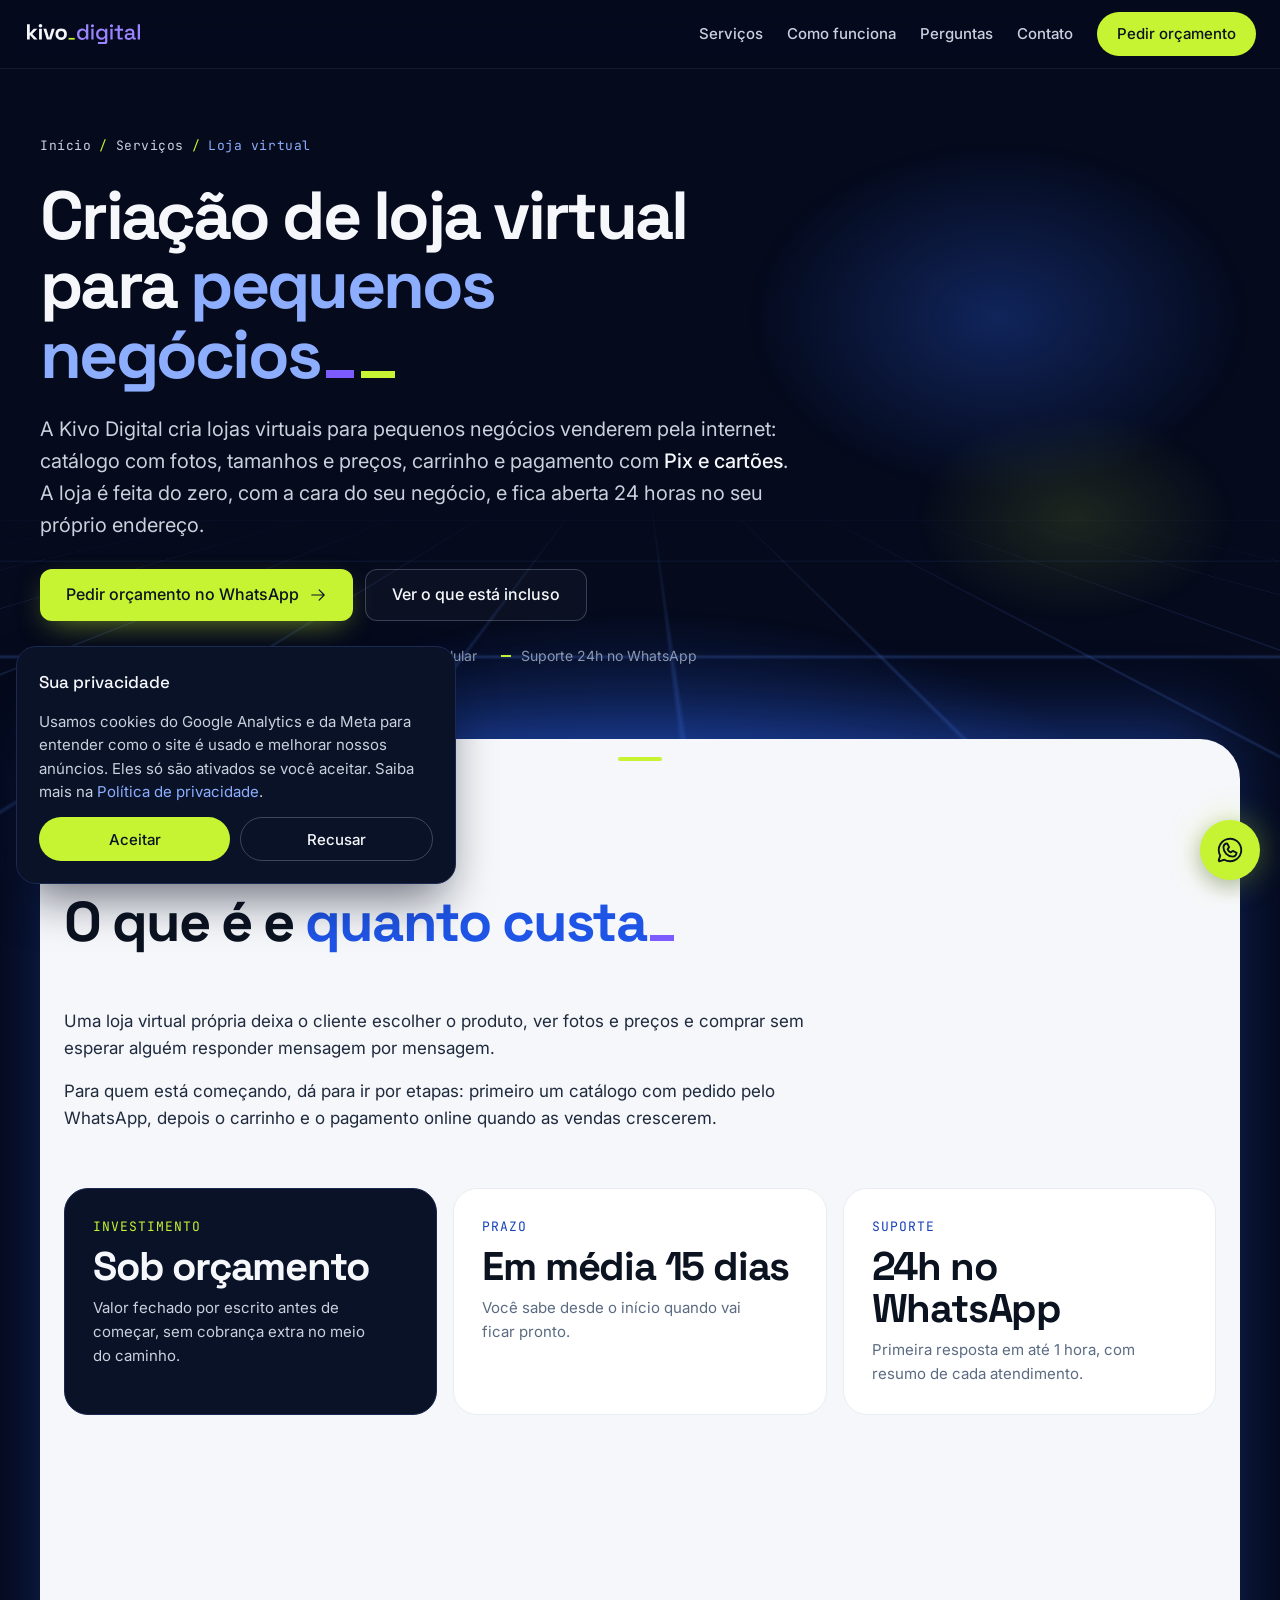
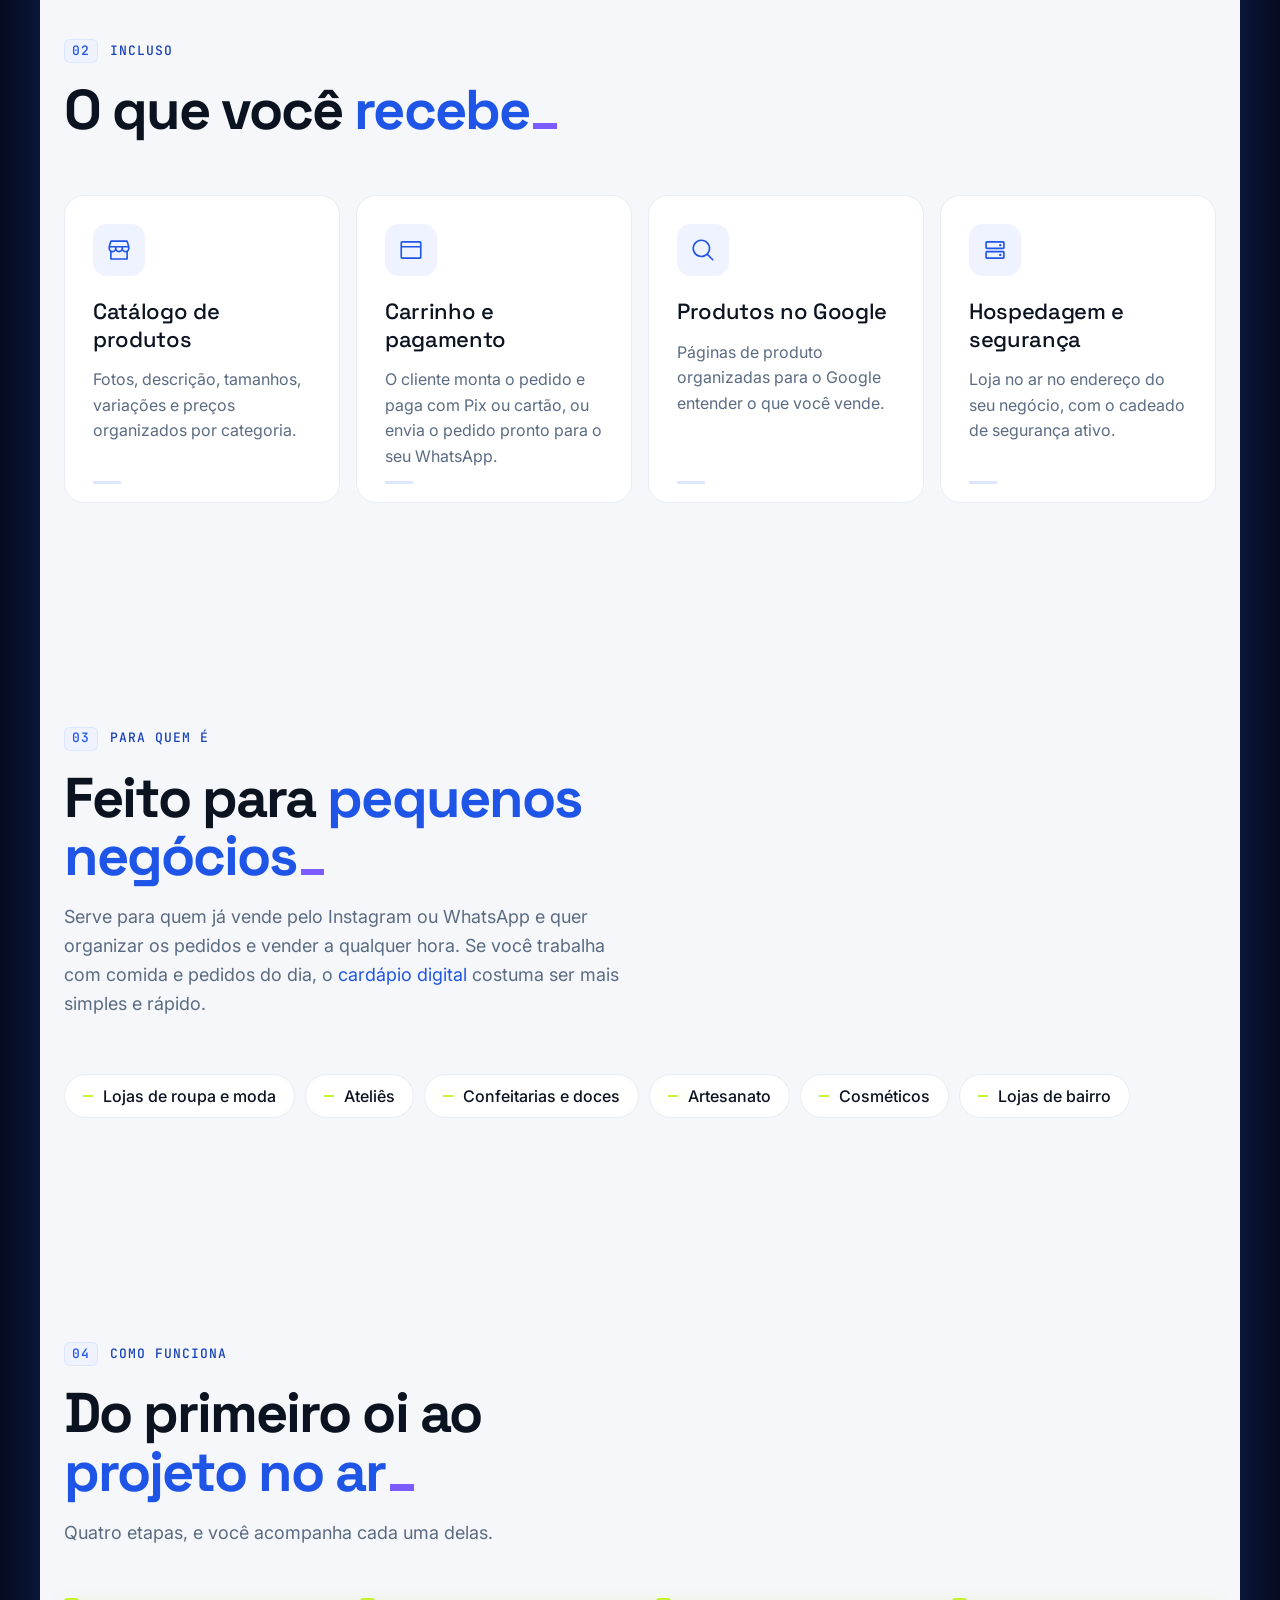
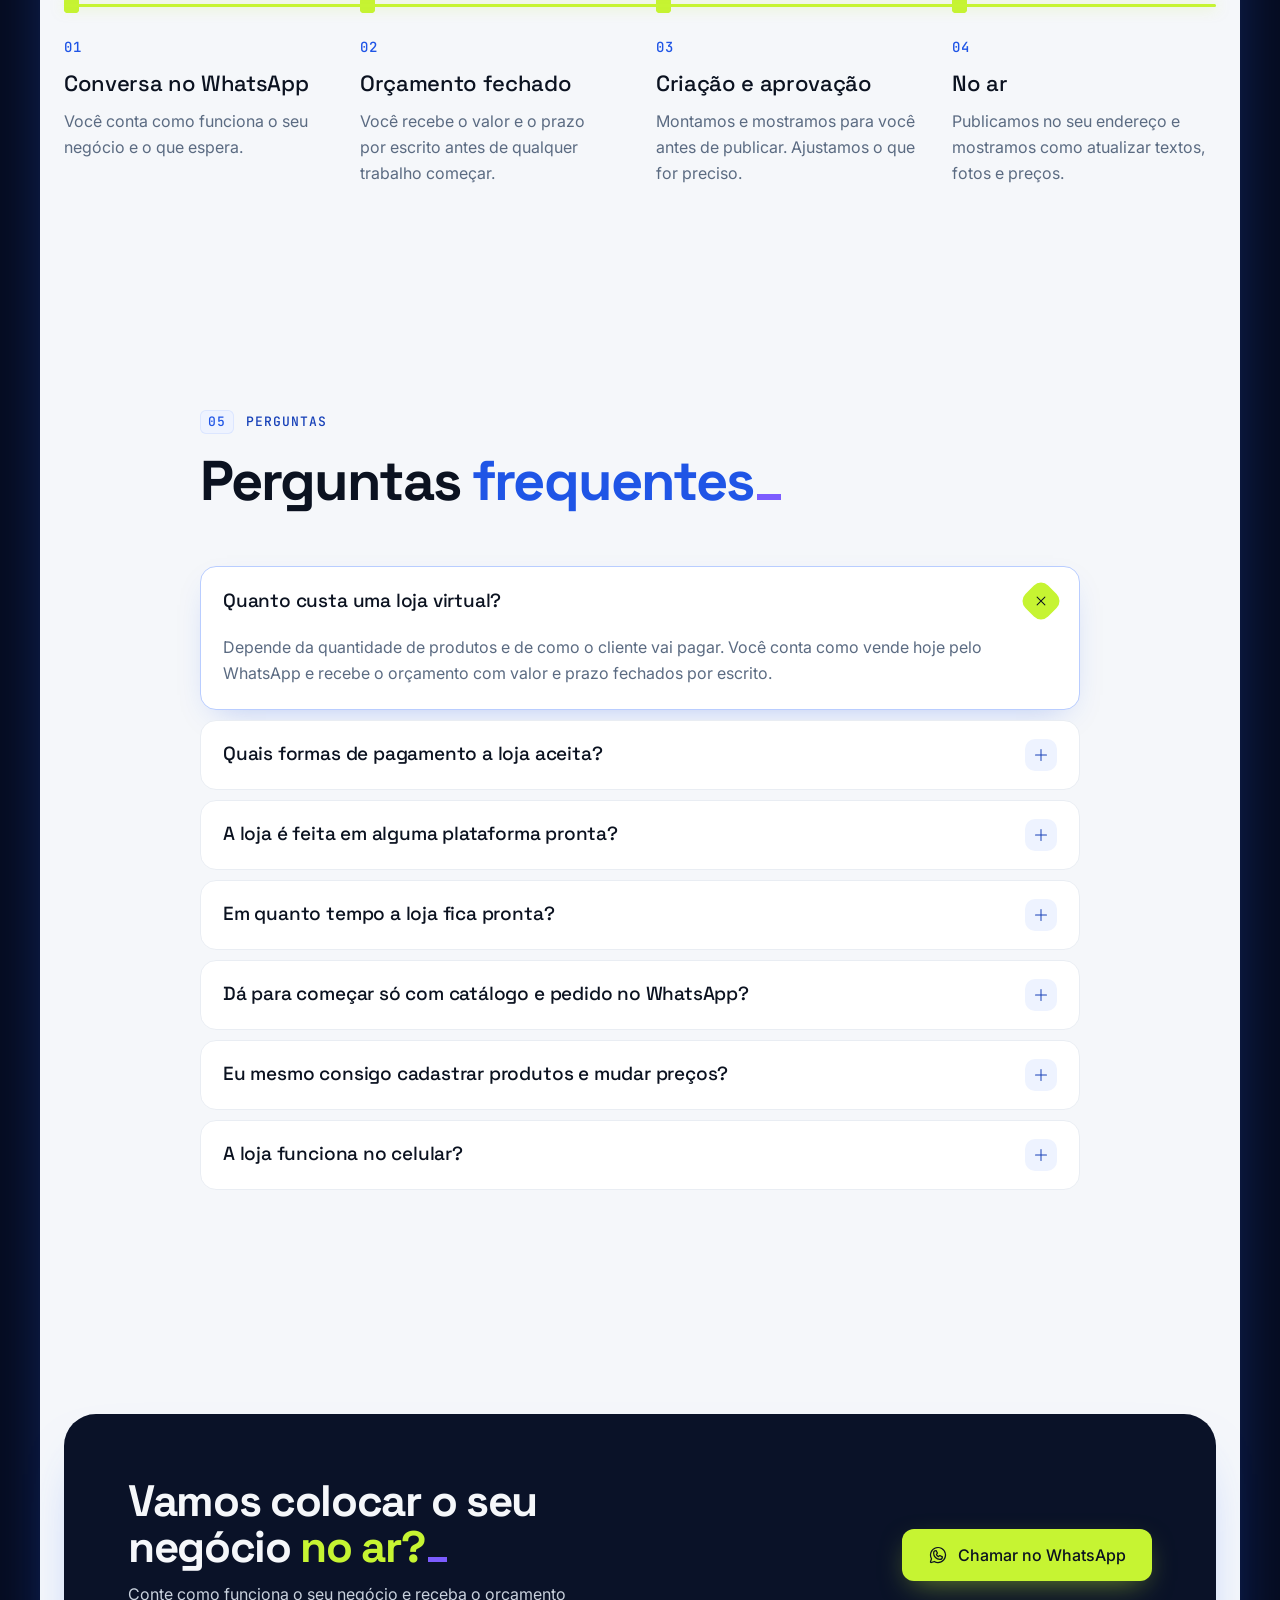
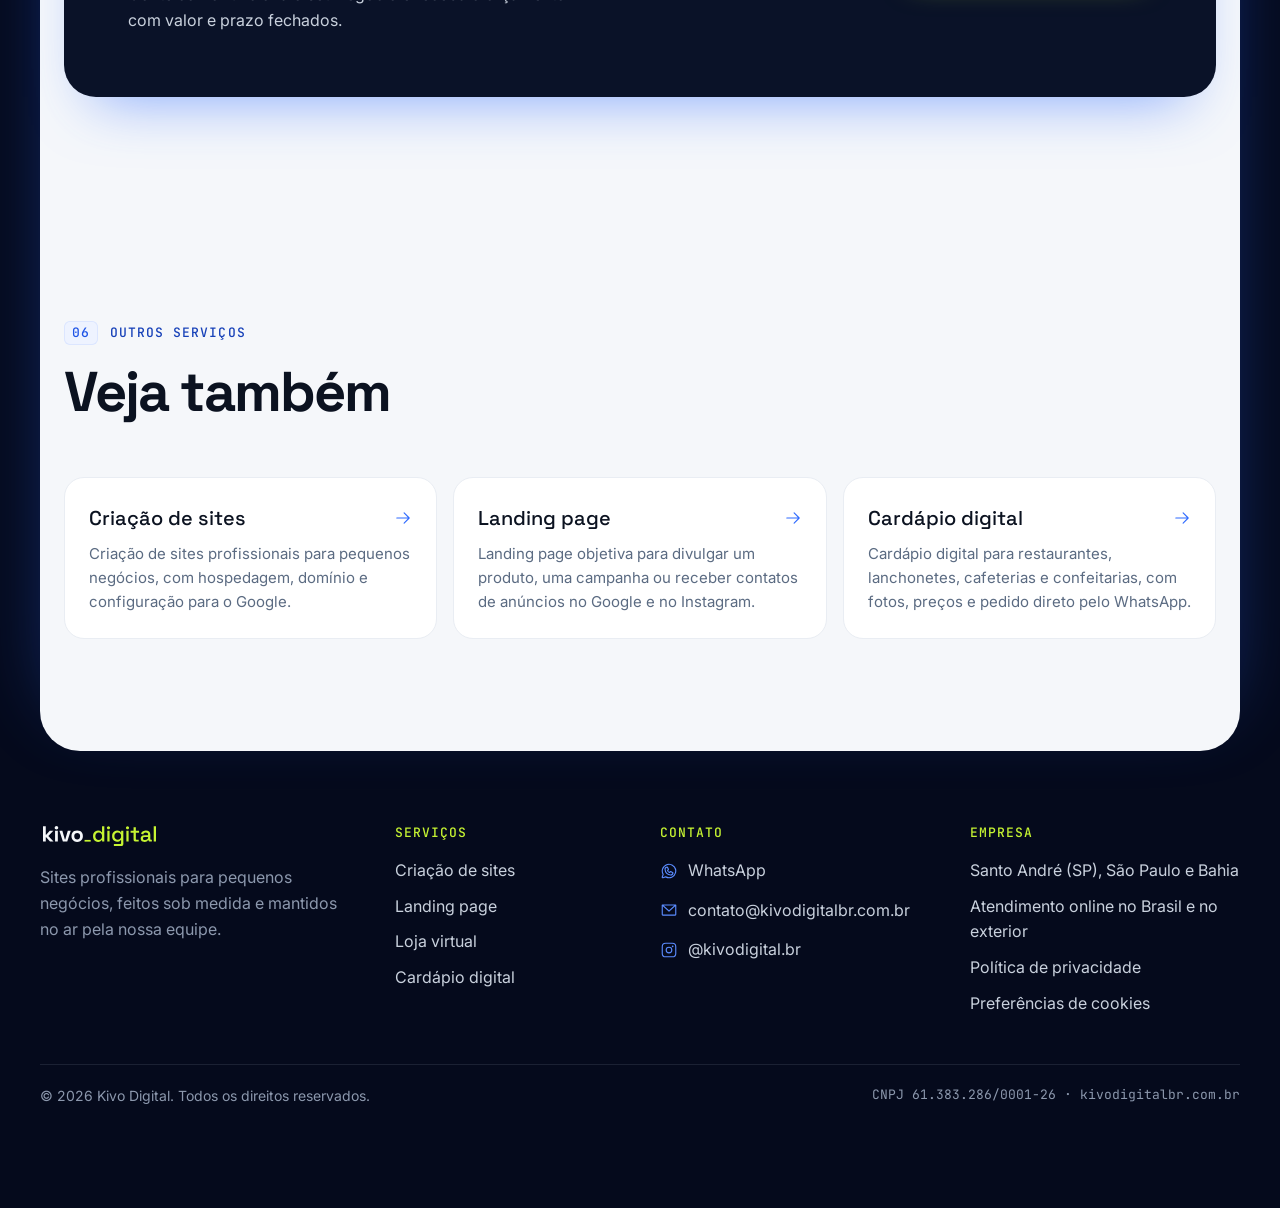
<file: loja-virtual/index.html>
<!DOCTYPE html>
<!-- ARQUIVO GERADO por _ferramentas/gerar-paginas.py. Não edite aqui: edite o gerador e rode de novo. -->
<html lang="pt-BR" class="no-js">
<head>
<meta charset="utf-8">
<meta name="viewport" content="width=device-width, initial-scale=1">
<title>Criação de Loja Virtual para Pequenos Negócios | Kivo Digital</title>
<meta name="description" content="Loja virtual feita do zero para pequenos negócios venderem pela internet: catálogo com fotos e preços, carrinho e pagamento com Pix e cartões. Orçamento fechado.">
<link rel="canonical" href="https://kivodigitalbr.com.br/loja-virtual/">
<meta property="og:type" content="website">
<meta property="og:site_name" content="Kivo Digital">
<meta property="og:locale" content="pt_BR">
<meta property="og:url" content="https://kivodigitalbr.com.br/loja-virtual/">
<meta property="og:title" content="Criação de Loja Virtual para Pequenos Negócios">
<meta property="og:description" content="Loja virtual feita do zero para pequenos negócios venderem pela internet: catálogo com fotos e preços, carrinho e pagamento com Pix e cartões. Orçamento fechado.">
<meta property="og:image" content="https://kivodigitalbr.com.br/assets/kivo-og.png">
<meta property="og:image:width" content="1200">
<meta property="og:image:height" content="630">
<meta name="twitter:card" content="summary_large_image">

<script type="application/ld+json">
{
  "@context": "https://schema.org",
  "@graph": [
    {
      "@type": "WebPage",
      "@id": "https://kivodigitalbr.com.br/loja-virtual/",
      "url": "https://kivodigitalbr.com.br/loja-virtual/",
      "name": "Criação de Loja Virtual para Pequenos Negócios | Kivo Digital",
      "description": "Loja virtual feita do zero para pequenos negócios venderem pela internet: catálogo com fotos e preços, carrinho e pagamento com Pix e cartões. Orçamento fechado.",
      "inLanguage": "pt-BR",
      "isPartOf": {
        "@id": "https://kivodigitalbr.com.br/#site"
      },
      "about": {
        "@id": "https://kivodigitalbr.com.br/loja-virtual/#servico"
      },
      "breadcrumb": {
        "@id": "https://kivodigitalbr.com.br/loja-virtual/#trilha"
      }
    },
    {
      "@type": "Service",
      "@id": "https://kivodigitalbr.com.br/loja-virtual/#servico",
      "name": "Loja virtual",
      "serviceType": "Loja virtual",
      "description": "Loja virtual feita do zero para pequenos negócios venderem pela internet: catálogo com fotos e preços, carrinho e pagamento com Pix e cartões. Orçamento fechado.",
      "url": "https://kivodigitalbr.com.br/loja-virtual/",
      "provider": {
        "@id": "https://kivodigitalbr.com.br/#empresa"
      },
      "areaServed": [
        {
          "@type": "City",
          "name": "Santo André"
        },
        {
          "@type": "AdministrativeArea",
          "name": "Grande ABC"
        },
        {
          "@type": "City",
          "name": "São Paulo"
        },
        {
          "@type": "Country",
          "name": "Brasil"
        }
      ],
      "availableChannel": {
        "@type": "ServiceChannel",
        "serviceUrl": "https://kivodigitalbr.com.br/loja-virtual/",
        "availableLanguage": [
          "pt-BR",
          "en"
        ]
      }
    },
    {
      "@type": "BreadcrumbList",
      "@id": "https://kivodigitalbr.com.br/loja-virtual/#trilha",
      "itemListElement": [
        {
          "@type": "ListItem",
          "position": 1,
          "name": "Início",
          "item": "https://kivodigitalbr.com.br/"
        },
        {
          "@type": "ListItem",
          "position": 2,
          "name": "Serviços",
          "item": "https://kivodigitalbr.com.br/#servicos"
        },
        {
          "@type": "ListItem",
          "position": 3,
          "name": "Loja virtual",
          "item": "https://kivodigitalbr.com.br/loja-virtual/"
        }
      ]
    },
    {
      "@type": "FAQPage",
      "@id": "https://kivodigitalbr.com.br/loja-virtual/#perguntas",
      "inLanguage": "pt-BR",
      "mainEntity": [
        {
          "@type": "Question",
          "name": "Quanto custa uma loja virtual?",
          "acceptedAnswer": {
            "@type": "Answer",
            "text": "Depende da quantidade de produtos e de como o cliente vai pagar. Você conta como vende hoje pelo WhatsApp e recebe o orçamento com valor e prazo fechados por escrito."
          }
        },
        {
          "@type": "Question",
          "name": "Quais formas de pagamento a loja aceita?",
          "acceptedAnswer": {
            "@type": "Answer",
            "text": "Pix e cartões. O pagamento é feito na própria loja, e o pedido chega organizado para você."
          }
        },
        {
          "@type": "Question",
          "name": "A loja é feita em alguma plataforma pronta?",
          "acceptedAnswer": {
            "@type": "Answer",
            "text": "Não. A Kivo cria a loja do zero, com a identidade do seu negócio, no seu próprio endereço. Assim você não fica preso a mensalidade de plataforma nem a um modelo igual ao de outras lojas."
          }
        },
        {
          "@type": "Question",
          "name": "Em quanto tempo a loja fica pronta?",
          "acceptedAnswer": {
            "@type": "Answer",
            "text": "Em média 15 dias. O prazo exato vem por escrito no orçamento e depende da quantidade de produtos."
          }
        },
        {
          "@type": "Question",
          "name": "Dá para começar só com catálogo e pedido no WhatsApp?",
          "acceptedAnswer": {
            "@type": "Answer",
            "text": "Sim. É um bom começo para quem vende pouco por dia: o cliente monta o pedido no site e ele chega pronto no seu WhatsApp. O pagamento online pode entrar depois."
          }
        },
        {
          "@type": "Question",
          "name": "Eu mesmo consigo cadastrar produtos e mudar preços?",
          "acceptedAnswer": {
            "@type": "Answer",
            "text": "Sim. Mostramos na entrega como incluir produtos, trocar fotos e atualizar preços."
          }
        },
        {
          "@type": "Question",
          "name": "A loja funciona no celular?",
          "acceptedAnswer": {
            "@type": "Answer",
            "text": "Sim. A loja é pensada primeiro para o celular, que é onde a maior parte das compras acontece."
          }
        }
      ]
    }
  ]
}
</script>

<meta name="theme-color" content="#050A1C">
<link rel="icon" href="/assets/kivo-avatar-lima.svg">
<link rel="preconnect" href="https://fonts.googleapis.com">
<link rel="preconnect" href="https://fonts.gstatic.com" crossorigin>
<link rel="stylesheet" href="https://fonts.googleapis.com/css2?family=Inter:wght@400;500&family=JetBrains+Mono:wght@400;500&family=Space+Grotesk:wght@400;500;700&display=swap">
<link rel="stylesheet" href="/css/styles.css">
<link rel="stylesheet" href="/css/pagina.css">
<script src="/js/config.js" defer></script>
<script src="/js/tracking.js" defer></script>
<script src="/js/pagina.js" defer></script>
</head>
<body data-wa="Olá, Kivo! Vi a página de loja virtual e quero um orçamento.">

<svg class="sprite" aria-hidden="true">
  <symbol id="ph-arrow-right" viewBox="0 0 256 256"><path d="M221.66,133.66l-72,72a8,8,0,0,1-11.32-11.32L196.69,136H40a8,8,0,0,1,0-16H196.69L138.34,61.66a8,8,0,0,1,11.32-11.32l72,72A8,8,0,0,1,221.66,133.66Z"/></symbol>
  <symbol id="ph-plus" viewBox="0 0 256 256"><path d="M224,128a8,8,0,0,1-8,8H136v80a8,8,0,0,1-16,0V136H40a8,8,0,0,1,0-16h80V40a8,8,0,0,1,16,0v80h80A8,8,0,0,1,224,128Z"/></symbol>
  <symbol id="ph-whatsapp-logo" viewBox="0 0 256 256"><path d="M187.58,144.84l-32-16a8,8,0,0,0-8,.5l-14.69,9.8a40.55,40.55,0,0,1-16-16l9.8-14.69a8,8,0,0,0,.5-8l-16-32A8,8,0,0,0,104,64a40,40,0,0,0-40,40,88.1,88.1,0,0,0,88,88,40,40,0,0,0,40-40A8,8,0,0,0,187.58,144.84ZM152,176a72.08,72.08,0,0,1-72-72A24,24,0,0,1,99.29,80.46l11.48,23L101,118a8,8,0,0,0-.73,7.51,56.47,56.47,0,0,0,30.15,30.15A8,8,0,0,0,138,155l14.61-9.74,23,11.48A24,24,0,0,1,152,176ZM128,24A104,104,0,0,0,36.18,176.88L24.83,210.93a16,16,0,0,0,20.24,20.24l34.05-11.35A104,104,0,1,0,128,24Zm0,192a87.87,87.87,0,0,1-44.06-11.81,8,8,0,0,0-6.54-.67L40,216,52.47,178.6a8,8,0,0,0-.66-6.54A88,88,0,1,1,128,216Z"/></symbol>
  <symbol id="ph-envelope-simple" viewBox="0 0 256 256"><path d="M224,48H32a8,8,0,0,0-8,8V192a16,16,0,0,0,16,16H216a16,16,0,0,0,16-16V56A8,8,0,0,0,224,48ZM203.43,64,128,133.15,52.57,64ZM216,192H40V74.19l82.59,75.71a8,8,0,0,0,10.82,0L216,74.19V192Z"/></symbol>
  <symbol id="ph-instagram-logo" viewBox="0 0 256 256"><path d="M128,80a48,48,0,1,0,48,48A48.05,48.05,0,0,0,128,80Zm0,80a32,32,0,1,1,32-32A32,32,0,0,1,128,160ZM176,24H80A56.06,56.06,0,0,0,24,80v96a56.06,56.06,0,0,0,56,56h96a56.06,56.06,0,0,0,56-56V80A56.06,56.06,0,0,0,176,24Zm40,152a40,40,0,0,1-40,40H80a40,40,0,0,1-40-40V80A40,40,0,0,1,80,40h96a40,40,0,0,1,40,40ZM192,76a12,12,0,1,1-12-12A12,12,0,0,1,192,76Z"/></symbol>
  <symbol id="ph-storefront" viewBox="0 0 256 256"><path d="M232,96a7.89,7.89,0,0,0-.3-2.2L217.35,43.6A16.07,16.07,0,0,0,202,32H54A16.07,16.07,0,0,0,38.65,43.6L24.31,93.8A7.89,7.89,0,0,0,24,96h0v16a40,40,0,0,0,16,32v72a8,8,0,0,0,8,8H208a8,8,0,0,0,8-8V144a40,40,0,0,0,16-32V96ZM54,48H202l11.42,40H42.61Zm50,56h48v8a24,24,0,0,1-48,0Zm-16,0v8a24,24,0,0,1-35.12,21.26,7.88,7.88,0,0,0-1.82-1.06A24,24,0,0,1,40,112v-8ZM200,208H56V151.2a40.57,40.57,0,0,0,8,.8,40,40,0,0,0,32-16,40,40,0,0,0,64,0,40,40,0,0,0,32,16,40.57,40.57,0,0,0,8-.8Zm4.93-75.8a8.08,8.08,0,0,0-1.8,1.05A24,24,0,0,1,168,112v-8h48v8A24,24,0,0,1,204.93,132.2Z"/></symbol>
  <symbol id="ph-browser" viewBox="0 0 256 256"><path d="M216,40H40A16,16,0,0,0,24,56V200a16,16,0,0,0,16,16H216a16,16,0,0,0,16-16V56A16,16,0,0,0,216,40Zm0,16V88H40V56Zm0,144H40V104H216v96Z"/></symbol>
  <symbol id="ph-magnifying-glass" viewBox="0 0 256 256"><path d="M229.66,218.34l-50.07-50.06a88.11,88.11,0,1,0-11.31,11.31l50.06,50.07a8,8,0,0,0,11.32-11.32ZM40,112a72,72,0,1,1,72,72A72.08,72.08,0,0,1,40,112Z"/></symbol>
  <symbol id="ph-hard-drives" viewBox="0 0 256 256"><path d="M208,136H48a16,16,0,0,0-16,16v48a16,16,0,0,0,16,16H208a16,16,0,0,0,16-16V152A16,16,0,0,0,208,136Zm0,64H48V152H208v48Zm0-160H48A16,16,0,0,0,32,56v48a16,16,0,0,0,16,16H208a16,16,0,0,0,16-16V56A16,16,0,0,0,208,40Zm0,64H48V56H208v48ZM192,80a12,12,0,1,1-12-12A12,12,0,0,1,192,80Zm0,96a12,12,0,1,1-12-12A12,12,0,0,1,192,176Z"/></symbol>
  <symbol id="ph-globe" viewBox="0 0 256 256"><path d="M128,24h0A104,104,0,1,0,232,128,104.12,104.12,0,0,0,128,24Zm88,104a87.61,87.61,0,0,1-3.33,24H174.16a157.44,157.44,0,0,0,0-48h38.51A87.61,87.61,0,0,1,216,128ZM102,168H154a115.11,115.11,0,0,1-26,45A115.27,115.27,0,0,1,102,168Zm-3.9-16a140.84,140.84,0,0,1,0-48h59.88a140.84,140.84,0,0,1,0,48ZM40,128a87.61,87.61,0,0,1,3.33-24H81.84a157.44,157.44,0,0,0,0,48H43.33A87.61,87.61,0,0,1,40,128ZM154,88H102a115.11,115.11,0,0,1,26-45A115.27,115.27,0,0,1,154,88Zm52.33,0H170.71a135.28,135.28,0,0,0-22.3-45.6A88.29,88.29,0,0,1,206.37,88ZM107.59,42.4A135.28,135.28,0,0,0,85.29,88H49.63A88.29,88.29,0,0,1,107.59,42.4ZM49.63,168H85.29a135.28,135.28,0,0,0,22.3,45.6A88.29,88.29,0,0,1,49.63,168Zm98.78,45.6a135.28,135.28,0,0,0,22.3-45.6h35.66A88.29,88.29,0,0,1,148.41,213.6Z"/></symbol>
  <symbol id="ph-fork-knife" viewBox="0 0 256 256"><path d="M72,88V40a8,8,0,0,1,16,0V88a8,8,0,0,1-16,0ZM216,40V224a8,8,0,0,1-16,0V176H152a8,8,0,0,1-8-8,268.75,268.75,0,0,1,7.22-56.88c9.78-40.49,28.32-67.63,53.63-78.47A8,8,0,0,1,216,40ZM200,53.9c-32.17,24.57-38.47,84.42-39.7,106.1H200ZM119.89,38.69a8,8,0,1,0-15.78,2.63L112,88.63a32,32,0,0,1-64,0l7.88-47.31a8,8,0,1,0-15.78-2.63l-8,48A8.17,8.17,0,0,0,32,88a48.07,48.07,0,0,0,40,47.32V224a8,8,0,0,0,16,0V135.32A48.07,48.07,0,0,0,128,88a8.17,8.17,0,0,0-.11-1.31Z"/></symbol>
</svg>

<header class="header">
  <nav class="nav" aria-label="Principal">
    <a class="nav__logo" href="/" aria-label="Kivo Digital, início">
      <img src="/assets/kivo-negativa.svg" alt="Kivo Digital">
    </a>
    <div class="nav__right">
      <a class="nav__link" href="/#servicos">Serviços</a>
      <a class="nav__link" href="#como-funciona">Como funciona</a>
      <a class="nav__link" href="#perguntas">Perguntas</a>
      <a class="nav__link" href="/#contato">Contato</a>
      <a class="nav__cta js-wa-link" href="/#orcamento" target="_blank" rel="noopener" data-track="contact" data-track-method="whatsapp" data-track-local="menu">Pedir orçamento</a>
      <button class="menu-toggle" type="button" aria-expanded="false" aria-controls="menu-mobile" aria-label="Abrir menu">
        <span></span><span></span><span></span>
      </button>
    </div>
  </nav>
  <div class="mobile-menu" id="menu-mobile">
    <a class="mobile-menu__link" href="/#servicos">Serviços</a>
    <a class="mobile-menu__link" href="#como-funciona">Como funciona</a>
    <a class="mobile-menu__link" href="#perguntas">Perguntas</a>
    <a class="mobile-menu__link" href="/#contato">Contato</a>
    <a class="mobile-menu__cta js-wa-link" href="/#orcamento" target="_blank" rel="noopener" data-track="contact" data-track-method="whatsapp" data-track-local="menu_celular">Pedir orçamento</a>
  </div>
  <div class="progress" aria-hidden="true"><span class="progress__bar"></span></div>
</header>

<main id="topo">

  <section class="phero" aria-labelledby="titulo">
    <div class="hero__bg" aria-hidden="true">
      <div class="hero__floor"></div>
      <div class="hero__glow"></div>
    </div>
    <div class="phero__inner">
      <nav aria-label="Você está em">
        <ol class="crumbs">
          <li><a href="/">Início</a></li>
          <li><a href="/#servicos">Serviços</a></li>
          <li><span aria-current="page">Loja virtual</span></li>
        </ol>
      </nav>
      <h1 class="phero__title" id="titulo">Criação de loja virtual para <span class="accent">pequenos negócios</span><span class="cursor" aria-hidden="true"></span></h1>
      <p class="phero__lead">A Kivo Digital cria lojas virtuais para pequenos negócios venderem pela internet: catálogo com fotos, tamanhos e preços, carrinho e pagamento com <strong>Pix e cartões</strong>. A loja é feita do zero, com a cara do seu negócio, e fica aberta 24 horas no seu próprio endereço.</p>
      <div class="hero__ctas">
        <a class="btn btn--lime js-wa-link" href="/#orcamento" target="_blank" rel="noopener" data-track="contact" data-track-method="whatsapp" data-track-local="abertura">Pedir orçamento no WhatsApp <svg class="icon" width="18" height="18" aria-hidden="true"><use href="#ph-arrow-right"/></svg></a>
        <a class="btn btn--ghost" href="#incluso">Ver o que está incluso</a>
      </div>
      <ul class="hero__promises">
        <li>Preço e prazo por escrito</li>
        <li>Pensado primeiro para o celular</li>
        <li>Suporte 24h no WhatsApp</li>
      </ul>
    </div>
  </section>

  <div class="sheet">

    <section class="section" id="resumo" aria-labelledby="resumo-titulo">
      <div class="section__inner">
        <div class="section__head rv">
          <p class="kicker"><span class="kicker__num">01</span><span>Resumo</span></p>
          <h2 class="section__title" id="resumo-titulo">O que é e <span class="accent">quanto custa</span></h2>
        </div>
        <div class="prose rv">
          <p>Uma loja virtual própria deixa o cliente escolher o produto, ver fotos e preços e comprar sem esperar alguém responder mensagem por mensagem.</p>
          <p>Para quem está começando, dá para ir por etapas: primeiro um catálogo com pedido pelo WhatsApp, depois o carrinho e o pagamento online quando as vendas crescerem.</p>
        </div>
        <ul class="facts">
          <li class="fact fact--accent rv">
            <span class="fact__label">Investimento</span>
            <span class="fact__value">Sob orçamento</span>
            <span class="fact__note">Valor fechado por escrito antes de começar, sem cobrança extra no meio do caminho.</span>
          </li>
          <li class="fact rv">
            <span class="fact__label">Prazo</span>
            <span class="fact__value">Em média 15 dias</span>
            <span class="fact__note">Você sabe desde o início quando vai ficar pronto.</span>
          </li>
          <li class="fact rv">
            <span class="fact__label">Suporte</span>
            <span class="fact__value">24h no WhatsApp</span>
            <span class="fact__note">Primeira resposta em até 1 hora, com resumo de cada atendimento.</span>
          </li>
        </ul>
      </div>
    </section>

    <section class="section" id="incluso" aria-labelledby="incluso-titulo">
      <div class="section__inner">
        <div class="section__head rv">
          <p class="kicker"><span class="kicker__num">02</span><span>Incluso</span></p>
          <h2 class="section__title" id="incluso-titulo">O que você <span class="accent">recebe</span></h2>
        </div>
        <ul class="services services--4">
          <li class="service rv">
            <span class="service__top"><span class="service__icon" aria-hidden="true"><svg class="icon" width="26" height="26" aria-hidden="true"><use href="#ph-storefront"/></svg></span></span>
            <h3 class="card-title">Catálogo de produtos</h3>
            <p class="card-text">Fotos, descrição, tamanhos, variações e preços organizados por categoria.</p>
          </li>
          <li class="service rv">
            <span class="service__top"><span class="service__icon" aria-hidden="true"><svg class="icon" width="26" height="26" aria-hidden="true"><use href="#ph-browser"/></svg></span></span>
            <h3 class="card-title">Carrinho e pagamento</h3>
            <p class="card-text">O cliente monta o pedido e paga com Pix ou cartão, ou envia o pedido pronto para o seu WhatsApp.</p>
          </li>
          <li class="service rv">
            <span class="service__top"><span class="service__icon" aria-hidden="true"><svg class="icon" width="26" height="26" aria-hidden="true"><use href="#ph-magnifying-glass"/></svg></span></span>
            <h3 class="card-title">Produtos no Google</h3>
            <p class="card-text">Páginas de produto organizadas para o Google entender o que você vende.</p>
          </li>
          <li class="service rv">
            <span class="service__top"><span class="service__icon" aria-hidden="true"><svg class="icon" width="26" height="26" aria-hidden="true"><use href="#ph-hard-drives"/></svg></span></span>
            <h3 class="card-title">Hospedagem e segurança</h3>
            <p class="card-text">Loja no ar no endereço do seu negócio, com o cadeado de segurança ativo.</p>
          </li>
        </ul>
      </div>
    </section>

    <section class="section" id="para-quem" aria-labelledby="para-quem-titulo">
      <div class="section__inner">
        <div class="section__head rv">
          <p class="kicker"><span class="kicker__num">03</span><span>Para quem é</span></p>
          <h2 class="section__title" id="para-quem-titulo">Feito para <span class="accent">pequenos negócios</span></h2>
          <p class="section__sub">Serve para quem já vende pelo Instagram ou WhatsApp e quer organizar os pedidos e vender a qualquer hora. Se você trabalha com comida e pedidos do dia, o <a href="/cardapio-digital/">cardápio digital</a> costuma ser mais simples e rápido.</p>
        </div>
        <ul class="fits rv">
          <li>Lojas de roupa e moda</li>
          <li>Ateliês</li>
          <li>Confeitarias e doces</li>
          <li>Artesanato</li>
          <li>Cosméticos</li>
          <li>Lojas de bairro</li>
        </ul>
      </div>
    </section>

    <section class="section" id="como-funciona" aria-labelledby="proc-titulo">
      <div class="section__inner">
        <div class="section__head rv">
          <p class="kicker"><span class="kicker__num">04</span><span>Como funciona</span></p>
          <h2 class="section__title" id="proc-titulo">Do primeiro oi ao <span class="accent">projeto no ar</span></h2>
          <p class="section__sub">Quatro etapas, e você acompanha cada uma delas.</p>
        </div>
        <ol class="steps steps--static">
          <li class="step rv">
            <span class="step__num" aria-hidden="true">01</span>
            <h3 class="card-title">Conversa no WhatsApp</h3>
            <p class="card-text">Você conta como funciona o seu negócio e o que espera.</p>
          </li>
          <li class="step rv">
            <span class="step__num" aria-hidden="true">02</span>
            <h3 class="card-title">Orçamento fechado</h3>
            <p class="card-text">Você recebe o valor e o prazo por escrito antes de qualquer trabalho começar.</p>
          </li>
          <li class="step rv">
            <span class="step__num" aria-hidden="true">03</span>
            <h3 class="card-title">Criação e aprovação</h3>
            <p class="card-text">Montamos e mostramos para você antes de publicar. Ajustamos o que for preciso.</p>
          </li>
          <li class="step rv">
            <span class="step__num" aria-hidden="true">04</span>
            <h3 class="card-title">No ar</h3>
            <p class="card-text">Publicamos no seu endereço e mostramos como atualizar textos, fotos e preços.</p>
          </li>
        </ol>
      </div>
    </section>

    <section class="section" id="perguntas" aria-labelledby="faq-titulo">
      <div class="section__inner section__inner--narrow">
        <div class="section__head rv">
          <p class="kicker"><span class="kicker__num">05</span><span>Perguntas</span></p>
          <h2 class="section__title" id="faq-titulo">Perguntas <span class="accent">frequentes</span></h2>
        </div>
        <div class="faq">
          <div class="faq__item is-open">
            <h3 class="faq__q"><button class="faq__btn" type="button" aria-expanded="true" aria-controls="faq-0"><span>Quanto custa uma loja virtual?</span><span class="faq__icon" aria-hidden="true"><svg class="icon" width="16" height="16" aria-hidden="true"><use href="#ph-plus"/></svg></span></button></h3>
            <p class="faq__a" id="faq-0">Depende da quantidade de produtos e de como o cliente vai pagar. Você conta como vende hoje pelo WhatsApp e recebe o orçamento com valor e prazo fechados por escrito.</p>
          </div>
          <div class="faq__item">
            <h3 class="faq__q"><button class="faq__btn" type="button" aria-expanded="false" aria-controls="faq-1"><span>Quais formas de pagamento a loja aceita?</span><span class="faq__icon" aria-hidden="true"><svg class="icon" width="16" height="16" aria-hidden="true"><use href="#ph-plus"/></svg></span></button></h3>
            <p class="faq__a" id="faq-1" hidden>Pix e cartões. O pagamento é feito na própria loja, e o pedido chega organizado para você.</p>
          </div>
          <div class="faq__item">
            <h3 class="faq__q"><button class="faq__btn" type="button" aria-expanded="false" aria-controls="faq-2"><span>A loja é feita em alguma plataforma pronta?</span><span class="faq__icon" aria-hidden="true"><svg class="icon" width="16" height="16" aria-hidden="true"><use href="#ph-plus"/></svg></span></button></h3>
            <p class="faq__a" id="faq-2" hidden>Não. A Kivo cria a loja do zero, com a identidade do seu negócio, no seu próprio endereço. Assim você não fica preso a mensalidade de plataforma nem a um modelo igual ao de outras lojas.</p>
          </div>
          <div class="faq__item">
            <h3 class="faq__q"><button class="faq__btn" type="button" aria-expanded="false" aria-controls="faq-3"><span>Em quanto tempo a loja fica pronta?</span><span class="faq__icon" aria-hidden="true"><svg class="icon" width="16" height="16" aria-hidden="true"><use href="#ph-plus"/></svg></span></button></h3>
            <p class="faq__a" id="faq-3" hidden>Em média 15 dias. O prazo exato vem por escrito no orçamento e depende da quantidade de produtos.</p>
          </div>
          <div class="faq__item">
            <h3 class="faq__q"><button class="faq__btn" type="button" aria-expanded="false" aria-controls="faq-4"><span>Dá para começar só com catálogo e pedido no WhatsApp?</span><span class="faq__icon" aria-hidden="true"><svg class="icon" width="16" height="16" aria-hidden="true"><use href="#ph-plus"/></svg></span></button></h3>
            <p class="faq__a" id="faq-4" hidden>Sim. É um bom começo para quem vende pouco por dia: o cliente monta o pedido no site e ele chega pronto no seu WhatsApp. O pagamento online pode entrar depois.</p>
          </div>
          <div class="faq__item">
            <h3 class="faq__q"><button class="faq__btn" type="button" aria-expanded="false" aria-controls="faq-5"><span>Eu mesmo consigo cadastrar produtos e mudar preços?</span><span class="faq__icon" aria-hidden="true"><svg class="icon" width="16" height="16" aria-hidden="true"><use href="#ph-plus"/></svg></span></button></h3>
            <p class="faq__a" id="faq-5" hidden>Sim. Mostramos na entrega como incluir produtos, trocar fotos e atualizar preços.</p>
          </div>
          <div class="faq__item">
            <h3 class="faq__q"><button class="faq__btn" type="button" aria-expanded="false" aria-controls="faq-6"><span>A loja funciona no celular?</span><span class="faq__icon" aria-hidden="true"><svg class="icon" width="16" height="16" aria-hidden="true"><use href="#ph-plus"/></svg></span></button></h3>
            <p class="faq__a" id="faq-6" hidden>Sim. A loja é pensada primeiro para o celular, que é onde a maior parte das compras acontece.</p>
          </div>
        </div>
      </div>
    </section>

    <section class="section" id="pedir" aria-labelledby="cta-titulo">
      <div class="section__inner">
        <div class="cta-box rv">
          <div>
            <h2 class="cta-box__title" id="cta-titulo">Vamos colocar o seu negócio <span class="accent">no ar?</span></h2>
            <p class="cta-box__sub">Conte como funciona o seu negócio e receba o orçamento com valor e prazo fechados.</p>
          </div>
          <a class="btn btn--lime js-wa-link" href="/#orcamento" target="_blank" rel="noopener" data-track="contact" data-track-method="whatsapp" data-track-local="chamada_final"><svg class="icon" width="20" height="20" aria-hidden="true"><use href="#ph-whatsapp-logo"/></svg> Chamar no WhatsApp</a>
        </div>
      </div>
    </section>

    <section class="section" id="outros" aria-labelledby="outros-titulo">
      <div class="section__inner">
        <div class="section__head rv">
          <p class="kicker"><span class="kicker__num">06</span><span>Outros serviços</span></p>
          <h2 class="section__title" id="outros-titulo">Veja também</h2>
        </div>
        <ul class="others">
          <li><a class="other" href="/criacao-de-sites/">
            <span class="other__name">Criação de sites<svg class="icon" width="18" height="18" aria-hidden="true"><use href="#ph-arrow-right"/></svg></span>
            <span class="other__text">Criação de sites profissionais para pequenos negócios, com hospedagem, domínio e configuração para o Google.</span>
          </a></li>
          <li><a class="other" href="/landing-page/">
            <span class="other__name">Landing page<svg class="icon" width="18" height="18" aria-hidden="true"><use href="#ph-arrow-right"/></svg></span>
            <span class="other__text">Landing page objetiva para divulgar um produto, uma campanha ou receber contatos de anúncios no Google e no Instagram.</span>
          </a></li>
          <li><a class="other" href="/cardapio-digital/">
            <span class="other__name">Cardápio digital<svg class="icon" width="18" height="18" aria-hidden="true"><use href="#ph-arrow-right"/></svg></span>
            <span class="other__text">Cardápio digital para restaurantes, lanchonetes, cafeterias e confeitarias, com fotos, preços e pedido direto pelo WhatsApp.</span>
          </a></li>
        </ul>
      </div>
    </section>

  </div>
</main>

<footer class="footer">
  <div class="footer__inner">
    <div class="footer__grid">
      <div class="footer__brand">
        <img class="footer__logo" src="/assets/kivo-negativa-lima.svg" alt="Kivo Digital">
        <p>Sites profissionais para pequenos negócios, feitos sob medida e mantidos no ar pela nossa equipe.</p>
      </div>

      <nav class="footer__col" aria-labelledby="rodape-servicos">
        <p class="footer__heading" id="rodape-servicos">Serviços</p>
        <ul class="footer__list">
          <li><a href="/criacao-de-sites/">Criação de sites</a></li>
          <li><a href="/landing-page/">Landing page</a></li>
          <li><a href="/loja-virtual/">Loja virtual</a></li>
          <li><a href="/cardapio-digital/">Cardápio digital</a></li>
        </ul>
      </nav>

      <div class="footer__col">
        <p class="footer__heading">Contato</p>
        <ul class="footer__list footer__list--icons">
          <li><a class="js-wa-link" href="/#contato" target="_blank" rel="noopener" data-track="contact" data-track-method="whatsapp" data-track-local="rodape"><svg class="icon" width="18" height="18" aria-hidden="true"><use href="#ph-whatsapp-logo"/></svg>WhatsApp</a></li>
          <li><a href="mailto:contato@kivodigitalbr.com.br" data-track="contact" data-track-method="email" data-track-local="rodape"><svg class="icon" width="18" height="18" aria-hidden="true"><use href="#ph-envelope-simple"/></svg><span>contato<wbr>@kivodigitalbr.com.br</span></a></li>
          <li><a href="https://instagram.com/kivodigital.br" target="_blank" rel="noopener" data-track="contact" data-track-method="instagram" data-track-local="rodape"><svg class="icon" width="18" height="18" aria-hidden="true"><use href="#ph-instagram-logo"/></svg>@kivodigital.br</a></li>
        </ul>
      </div>

      <div class="footer__col">
        <p class="footer__heading">Empresa</p>
        <ul class="footer__list">
                <li><span class="footer__place">Santo André (SP), São Paulo e Bahia</span></li>
          <li><span class="footer__place">Atendimento online no Brasil e no exterior</span></li>
          <li><a class="js-privacy-link" href="/privacidade.html">Política de privacidade</a></li>
          <li><button class="link-btn js-cookie-prefs" type="button" hidden>Preferências de cookies</button></li>
        </ul>
      </div>
    </div>

    <div class="footer__bottom">
      <p>© <span class="js-year">2026</span> Kivo Digital. <span>Todos os direitos reservados.</span></p>
      <p>CNPJ 61.383.286/0001-26 · kivodigitalbr.com.br</p>
    </div>
  </div>
</footer>

<div class="consent" role="dialog" aria-labelledby="consent-titulo" aria-describedby="consent-texto" hidden>
  <p class="consent__title" id="consent-titulo">Sua privacidade</p>
  <p class="consent__text" id="consent-texto"><span class="js-consent-text"></span><a class="js-privacy-link" href="/privacidade.html">Política de privacidade</a>.</p>
  <div class="consent__actions">
    <button class="consent__btn consent__btn--accept" type="button" data-consent="granted">Aceitar</button>
    <button class="consent__btn consent__btn--decline" type="button" data-consent="denied">Recusar</button>
  </div>
</div>

<a class="wa-float js-wa-link" href="#contato" target="_blank" rel="noopener" aria-label="Fale com a Kivo pelo WhatsApp" data-track="contact" data-track-method="whatsapp" data-track-local="botao_flutuante">
  <svg class="icon" width="30" height="30" aria-hidden="true"><use href="#ph-whatsapp-logo"/></svg>
</a>

</body>
</html>
</file>
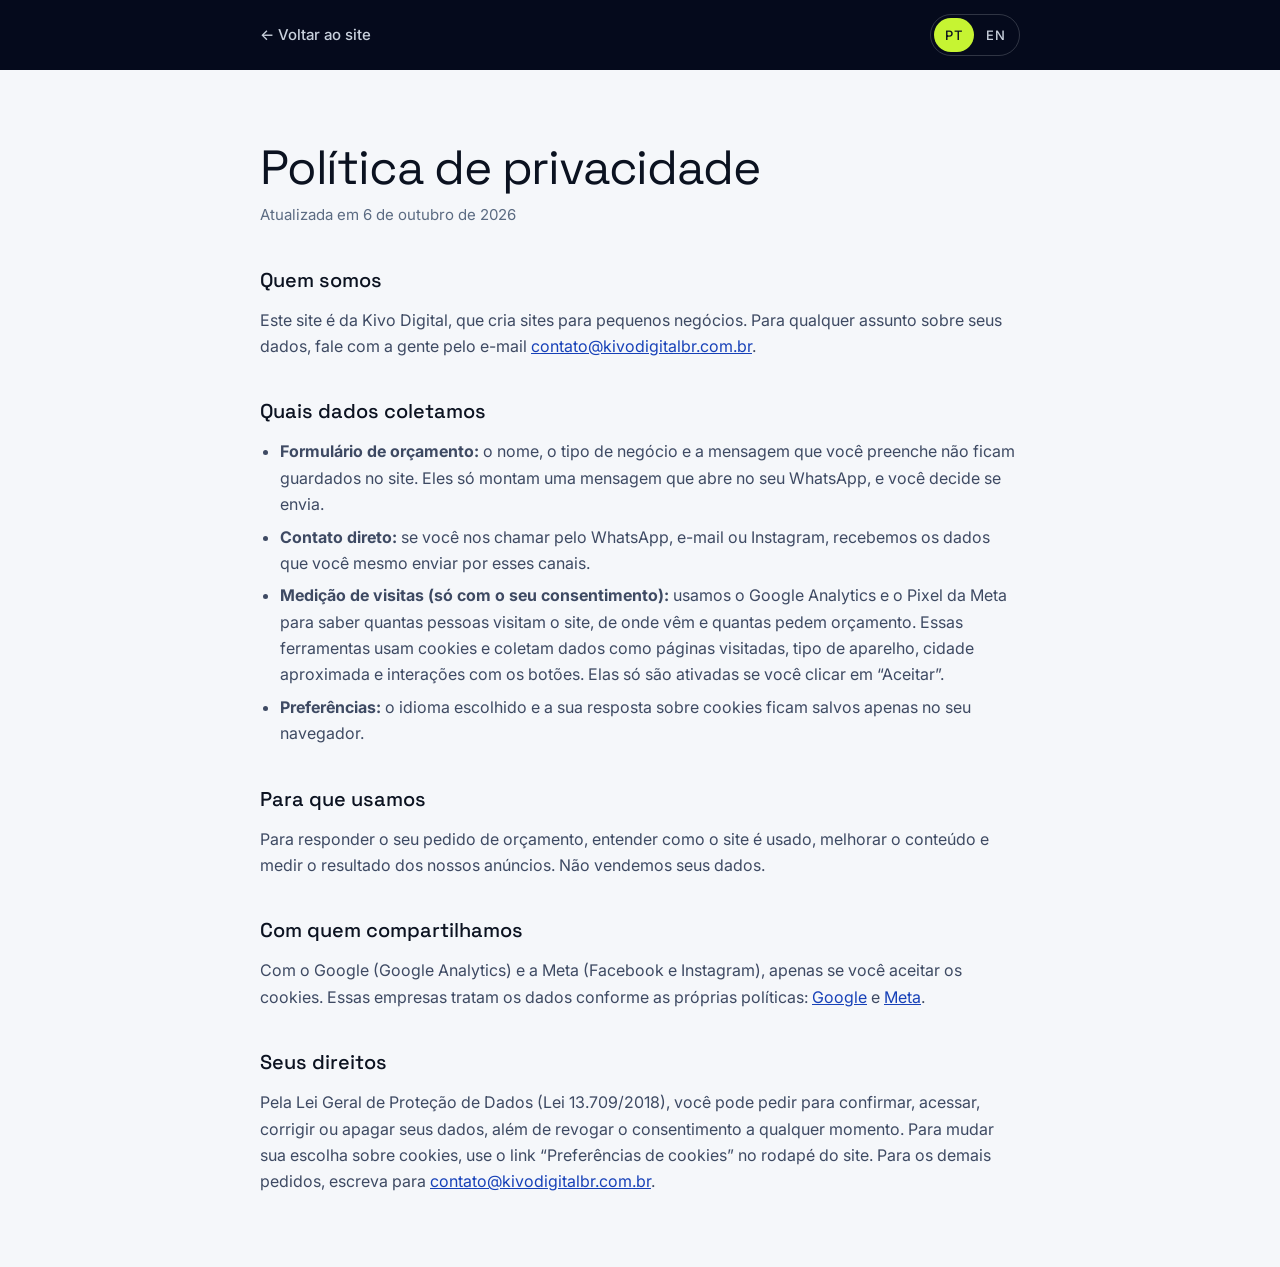
<file: privacidade.html>
<!DOCTYPE html>
<html lang="pt-BR">
<head>
<meta charset="utf-8">
<meta name="viewport" content="width=device-width, initial-scale=1">
<title>Política de privacidade | Kivo Digital</title>
<meta name="description" content="Como a Kivo Digital trata os dados de quem visita o site.">
<meta name="robots" content="noindex">
<meta name="theme-color" content="#050A1C">
<link rel="icon" href="assets/kivo-avatar-lima.svg">
<link rel="preconnect" href="https://fonts.googleapis.com">
<link rel="preconnect" href="https://fonts.gstatic.com" crossorigin>
<link href="https://fonts.googleapis.com/css2?family=Inter:wght@400;500&family=Space+Grotesk:wght@400;500&display=swap" rel="stylesheet">
<link rel="stylesheet" href="css/privacidade.css">
<script src="js/privacidade.js" defer></script>
</head>
<body>
<header>
  <div class="wrap">
    <a class="back" href="./" data-pt="← Voltar ao site" data-en="← Back to the website">← Voltar ao site</a>
    <div class="langs" role="group" aria-label="Idioma">
      <button type="button" data-lang="pt" lang="pt-BR" aria-label="Português (Brasil)" aria-pressed="true">PT</button>
      <button type="button" data-lang="en" lang="en" aria-label="English" aria-pressed="false">EN</button>
    </div>
  </div>
</header>

<main>
  <article class="wrap" lang="pt-BR" data-version="pt">
    <h1>Política de privacidade</h1>
    <p class="updated">Atualizada em 6 de outubro de 2026</p>

    <h2>Quem somos</h2>
    <p>Este site é da Kivo Digital, que cria sites para pequenos negócios. Para qualquer assunto sobre seus dados, fale com a gente pelo e-mail <a href="mailto:contato@kivodigitalbr.com.br">contato@kivodigitalbr.com.br</a>.</p>

    <h2>Quais dados coletamos</h2>
    <ul>
      <li><strong>Formulário de orçamento:</strong> o nome, o tipo de negócio e a mensagem que você preenche não ficam guardados no site. Eles só montam uma mensagem que abre no seu WhatsApp, e você decide se envia.</li>
      <li><strong>Contato direto:</strong> se você nos chamar pelo WhatsApp, e-mail ou Instagram, recebemos os dados que você mesmo enviar por esses canais.</li>
      <li><strong>Medição de visitas (só com o seu consentimento):</strong> usamos o Google Analytics e o Pixel da Meta para saber quantas pessoas visitam o site, de onde vêm e quantas pedem orçamento. Essas ferramentas usam cookies e coletam dados como páginas visitadas, tipo de aparelho, cidade aproximada e interações com os botões. Elas só são ativadas se você clicar em “Aceitar”.</li>
      <li><strong>Preferências:</strong> o idioma escolhido e a sua resposta sobre cookies ficam salvos apenas no seu navegador.</li>
    </ul>

    <h2>Para que usamos</h2>
    <p>Para responder o seu pedido de orçamento, entender como o site é usado, melhorar o conteúdo e medir o resultado dos nossos anúncios. Não vendemos seus dados.</p>

    <h2>Com quem compartilhamos</h2>
    <p>Com o Google (Google Analytics) e a Meta (Facebook e Instagram), apenas se você aceitar os cookies. Essas empresas tratam os dados conforme as próprias políticas: <a href="https://policies.google.com/privacy?hl=pt-BR" target="_blank" rel="noopener">Google</a> e <a href="https://www.facebook.com/privacy/policy" target="_blank" rel="noopener">Meta</a>.</p>

    <h2>Seus direitos</h2>
    <p>Pela Lei Geral de Proteção de Dados (Lei 13.709/2018), você pode pedir para confirmar, acessar, corrigir ou apagar seus dados, além de revogar o consentimento a qualquer momento. Para mudar sua escolha sobre cookies, use o link “Preferências de cookies” no rodapé do site. Para os demais pedidos, escreva para <a href="mailto:contato@kivodigitalbr.com.br">contato@kivodigitalbr.com.br</a>.</p>
  </article>

  <article class="wrap" lang="en" data-version="en" hidden>
    <h1>Privacy policy</h1>
    <p class="updated">Last updated October 6, 2026</p>

    <h2>Who we are</h2>
    <p>This website belongs to Kivo Digital, which builds websites for small businesses. For anything related to your data, email us at <a href="mailto:contato@kivodigitalbr.com.br">contato@kivodigitalbr.com.br</a>.</p>

    <h2>What data we collect</h2>
    <ul>
      <li><strong>Quote form:</strong> the name, type of business and message you fill in are not stored on the website. They only build a message that opens in your WhatsApp, and you decide whether to send it.</li>
      <li><strong>Direct contact:</strong> if you reach us on WhatsApp, email or Instagram, we receive whatever you choose to send through those channels.</li>
      <li><strong>Visit measurement (only with your consent):</strong> we use Google Analytics and the Meta Pixel to learn how many people visit the site, where they come from and how many ask for a quote. These tools use cookies and collect data such as pages visited, device type, approximate city and button interactions. They are only turned on if you click “Accept”.</li>
      <li><strong>Preferences:</strong> your chosen language and your cookie choice are saved only in your browser.</li>
    </ul>

    <h2>How we use it</h2>
    <p>To answer your quote request, understand how the site is used, improve its content and measure the results of our ads. We do not sell your data.</p>

    <h2>Who we share it with</h2>
    <p>With Google (Google Analytics) and Meta (Facebook and Instagram), only if you accept cookies. These companies handle data under their own policies: <a href="https://policies.google.com/privacy?hl=en" target="_blank" rel="noopener">Google</a> and <a href="https://www.facebook.com/privacy/policy" target="_blank" rel="noopener">Meta</a>.</p>

    <h2>Your rights</h2>
    <p>Under Brazil’s General Data Protection Law (LGPD, Law 13.709/2018), you can ask to confirm, access, correct or delete your data, and withdraw your consent at any time. To change your cookie choice, use the “Cookie preferences” link in the website footer. For any other request, email <a href="mailto:contato@kivodigitalbr.com.br">contato@kivodigitalbr.com.br</a>.</p>
  </article>
</main>

</body>
</html>
</file>
<file: css/styles.css>
/* ==========================================================================
   Kivo Digital: estilos do site
   Cores e fontes ficam nas variáveis do :root. Para mudar uma cor no site
   inteiro, troque o valor aqui em cima.

   Paleta: azul, verde-limão e branco. O roxo fica só nos detalhes (o "digital"
   do logo e o "_" depois dos títulos nas partes claras).
   Padrão da marca: o "_" do logo (kivo_digital) aparece como cursor piscando,
   barra de leitura no topo, linha das etapas e sublinhado dos cartões.
   As figuras em pedaços da abertura ficam em css/formas.css (arquivo gerado).
   ========================================================================== */

:root {
  /* Azul (cor principal) */
  --azul-50: #EEF3FF;
  --azul-100: #DCE6FF;
  --azul-200: #B9CDFF;
  --azul-300: #8DAEFF;
  --azul-400: #5B8CFF;
  --azul-500: #2F6BFF;
  --azul-600: #1F55E6;
  --azul-700: #1741B8;
  --azul-800: #0F2A75;
  /* Fundos escuros (azul-noite) */
  --noite-950: #050A1C;
  --noite-900: #0A1228;
  --noite-800: #111C3A;
  --noite-700: #1B2850;
  /* Verde-limão */
  --lima-300: #DDF98A;
  --lima-500: #C6F432;
  --lima-700: #9BC21F;
  /* Roxo: só para detalhes */
  --roxo-300: #9B84FF;
  --roxo-500: #7C5CFF;
  /* Neutros (cinzas puxados para o azul) */
  --grafite-950: #070B14;
  --grafite-900: #0B1220;
  --grafite-800: #18213A;
  --grafite-700: #1F2A3D;
  --grafite-600: #3E4A63;
  --grafite-500: #5B6B82;
  --grafite-400: #8C98AD;
  --grafite-300: #C9D1DD;
  --grafite-100: #E9EDF3;
  --gelo-50: #F5F7FA;
  --branco: #FFFFFF;
  --erro-bg: #FFF1F0;
  --erro-texto: #A8231B;

  --font-display: "Space Grotesk", system-ui, sans-serif;
  --font-sans: "Inter", system-ui, sans-serif;
  --font-mono: "JetBrains Mono", ui-monospace, "SFMono-Regular", Menlo, monospace;

  --ease-out: cubic-bezier(.2, .7, .2, 1);
  --ease-inout: cubic-bezier(.7, 0, .2, 1);

  --header-h: 72px;

  /* Espaçamentos do manual da marca: 96px entre seções no computador, 64px no celular */
  --section-y: 112px;
  --section-gap: 56px; /* entre o título da seção e o conteúdo */
}
@media (max-width: 767px) {
  :root { --section-y: 72px; --section-gap: 36px; }
}

/* ---------- Base ---------- */
*, *::before, *::after { box-sizing: border-box; margin: 0; padding: 0; }
html { scroll-behavior: smooth; }
body {
  background: var(--noite-950);
  color: var(--grafite-900);
  font-family: var(--font-sans);
  font-size: 16px;
  line-height: 1.6;
  -webkit-font-smoothing: antialiased;
  overflow-x: hidden;
}
a { color: var(--azul-600); text-decoration: none; }
a:hover { text-decoration: underline; }
a:focus-visible, button:focus-visible, input:focus-visible, textarea:focus-visible {
  outline: 2px solid var(--azul-500);
  outline-offset: 3px;
}
input, textarea, button { font-family: inherit; }
img { display: block; }
[hidden] { display: none !important; }
::selection { background: var(--lima-300); color: var(--grafite-900); }
@media (prefers-reduced-motion: reduce) {
  html { scroll-behavior: auto; }
  *, *::before, *::after { transition: none !important; animation: none !important; }
}

.icon { flex: none; display: block; fill: currentColor; }
.sprite { position: absolute; width: 0; height: 0; overflow: hidden; }
.icon-arrow { fill: var(--lima-500); }

/* Palavra de destaque nos títulos, seguida do "_" da marca (roxo no claro, limão no escuro) */
.accent { color: var(--azul-600); }
.accent::after {
  content: ""; display: inline-block; width: 0.42em; height: 0.11em; margin-left: 0.08em;
  background: var(--roxo-500); vertical-align: baseline;
}

/* Cursor "_" piscando (mesmo desenho do traço do logo) */
.cursor {
  display: inline-block; width: 0.5em; height: 0.1em; margin-left: 0.1em;
  background: var(--lima-500); vertical-align: baseline;
  animation: blink 1.1s steps(1) infinite;
}
@keyframes blink { 50% { opacity: 0; } }

/* Rótulo das seções: número + nome, em fonte mono ("01  Serviços") */
.kicker {
  display: inline-flex; align-items: center; gap: 12px;
  font-family: var(--font-mono); font-size: 0.8125rem; font-weight: 500;
  letter-spacing: 0.08em; text-transform: uppercase; color: var(--azul-700);
}
.kicker__num {
  display: inline-flex; align-items: center; justify-content: center; min-width: 34px; height: 24px; padding: 0 6px;
  border-radius: 6px; background: var(--azul-50); color: var(--azul-600); box-shadow: inset 0 0 0 1px var(--azul-100);
}
.kicker--dark { color: var(--azul-200); }
.kicker--dark .kicker__num { background: rgba(198, 244, 50, 0.1); color: var(--lima-500); box-shadow: inset 0 0 0 1px rgba(198, 244, 50, 0.3); }

/* ---------- Botões ---------- */
.btn {
  display: inline-flex; align-items: center; justify-content: center; gap: 10px;
  min-height: 52px; padding: 0 26px; border-radius: 12px;
  font-weight: 500; font-size: 1rem; white-space: nowrap; cursor: pointer;
  transition: background .2s ease, color .2s ease, box-shadow .25s ease, transform .2s ease, border-color .2s ease;
}
.btn:hover { text-decoration: none; transform: translateY(-1px); }
.btn--lime {
  background: var(--lima-500); color: var(--grafite-900);
  box-shadow: 0 0 0 0 rgba(198, 244, 50, 0), 0 10px 30px -10px rgba(198, 244, 50, 0.55);
}
.btn--lime:hover { background: var(--lima-300); box-shadow: 0 0 0 6px rgba(198, 244, 50, 0.12), 0 14px 40px -10px rgba(198, 244, 50, 0.7); }
.btn--lime .icon { transition: transform .25s var(--ease-out); }
.btn--lime:hover .icon { transform: translateX(3px); }
.btn--ghost { color: var(--gelo-50); border: 1px solid rgba(220, 230, 255, 0.22); background: rgba(220, 230, 255, 0.03); }
.btn--ghost:hover { border-color: var(--azul-300); background: rgba(47, 107, 255, 0.12); }
.btn--dark { background: var(--noite-900); color: var(--gelo-50); }
.btn--dark:hover { background: var(--azul-700); }
.btn--outline { color: var(--grafite-900); border: 1.5px solid var(--grafite-300); background: var(--branco); }
.btn--outline:hover { border-color: var(--azul-500); color: var(--azul-700); }

/* ---------- Cabeçalho ---------- */
.header {
  position: fixed; top: 0; left: 0; right: 0; z-index: 50;
  background: rgba(5, 10, 28, 0.86);
  backdrop-filter: blur(14px) saturate(140%); -webkit-backdrop-filter: blur(14px) saturate(140%);
  border-bottom: 1px solid rgba(220, 230, 255, 0.07);
}
.nav {
  max-width: 1280px; margin: 0 auto; padding: 12px 24px;
  display: flex; align-items: center; justify-content: space-between; gap: 24px;
}
.nav__logo { display: flex; padding: 4px 0; }
.nav__logo img { height: 26px; width: auto; }
.nav__right { display: flex; align-items: center; gap: clamp(12px, 2vw, 24px); }
.nav__link { position: relative; color: var(--grafite-300); font-size: 15px; font-weight: 500; }
.nav__link::after {
  content: ""; position: absolute; left: 0; bottom: -4px; width: 100%; height: 2px; background: var(--lima-500);
  transform: scaleX(0); transform-origin: left; transition: transform .3s var(--ease-out);
}
.nav__link:hover { color: var(--gelo-50); text-decoration: none; }
.nav__link:hover::after { transform: scaleX(0.35); }
.nav__cta {
  display: inline-flex; align-items: center; min-height: 44px; padding: 0 20px;
  border-radius: 999px; background: var(--lima-500); color: var(--grafite-900);
  font-size: 15px; font-weight: 500; transition: background .2s ease;
}
.nav__cta:hover { background: var(--lima-300); text-decoration: none; }

.lang {
  display: flex; align-items: center; gap: 2px; padding: 3px;
  border: 1px solid rgba(220, 230, 255, 0.18); border-radius: 999px;
}
.lang__btn {
  min-height: 34px; min-width: 40px; padding: 0 10px; border: 0; border-radius: 999px;
  font-family: var(--font-mono); font-size: 12px; font-weight: 500; letter-spacing: 0.04em; cursor: pointer;
  background: transparent; color: var(--grafite-300);
  transition: background .2s ease, color .2s ease;
}
.lang__btn[aria-pressed="true"] { background: var(--lima-500); color: var(--grafite-900); }

.menu-toggle {
  width: 44px; height: 44px; border-radius: 12px;
  border: 1px solid rgba(220, 230, 255, 0.18); background: transparent;
  display: none; flex-direction: column; align-items: center; justify-content: center; gap: 5px;
  cursor: pointer;
}
.menu-toggle span { width: 20px; height: 2px; background: var(--gelo-50); border-radius: 2px; transition: transform .25s ease, opacity .2s ease; }
.menu-toggle span:last-child { width: 12px; align-self: center; margin-left: 8px; background: var(--lima-500); }
.header.is-menu-open .menu-toggle span:first-child { transform: translateY(7px) rotate(45deg); }
.header.is-menu-open .menu-toggle span:nth-child(2) { opacity: 0; }
.header.is-menu-open .menu-toggle span:last-child { width: 20px; margin-left: 0; background: var(--gelo-50); transform: translateY(-7px) rotate(-45deg); }

.mobile-menu {
  border-top: 1px solid rgba(220, 230, 255, 0.08);
  padding: 8px 24px 24px; display: none; flex-direction: column; gap: 4px;
}
.mobile-menu__link { color: var(--gelo-50); font-family: var(--font-display); font-weight: 500; padding: 12px 0; font-size: 22px; letter-spacing: -0.01em; }
.mobile-menu__cta {
  margin-top: 8px; display: flex; align-items: center; justify-content: center; min-height: 48px;
  border-radius: 999px; background: var(--lima-500); color: var(--grafite-900); font-weight: 500;
}
.mobile-menu__cta:hover { text-decoration: none; }

/* Abaixo de 1024px os 4 links não cabem: entra o menu ☰ */
@media (max-width: 1023px) {
  .nav__link, .nav__cta { display: none; }
  .menu-toggle { display: flex; }
  .header.is-menu-open .mobile-menu { display: flex; }
}

/* Barra de leitura: o "_" do logo esticado, cresce com a rolagem (main.js define --read) */
.progress { position: absolute; left: 0; right: 0; bottom: -1px; height: 2px; pointer-events: none; }
.progress__bar {
  display: block; height: 100%; background: var(--lima-500); box-shadow: 0 0 12px rgba(198, 244, 50, 0.6);
  transform: scaleX(var(--read, 0)); transform-origin: left;
}

/* ---------- Abertura (hero) ---------- */
.hero {
  position: relative; min-height: 100svh; isolation: isolate;
  display: flex; align-items: center;
  padding: 112px 24px 160px; background: var(--noite-950); overflow: hidden;
}
.hero__bg { position: absolute; inset: 0; z-index: -1; pointer-events: none; }
/* Piso quadriculado em perspectiva que anda devagar na direção de quem vê */
.hero__floor {
  position: absolute; left: -50%; right: -50%; bottom: 0; height: 42%;
  perspective: 300px; perspective-origin: 50% 0%; overflow: hidden;
  -webkit-mask-image: linear-gradient(to bottom, transparent 0%, #000 55%);
          mask-image: linear-gradient(to bottom, transparent 0%, #000 55%);
}
.hero__floor::before {
  content: ""; position: absolute; left: 0; right: 0; top: 0; height: 400%;
  background-image:
    linear-gradient(rgba(91, 140, 255, 0.26) 1px, transparent 1px),
    linear-gradient(90deg, rgba(91, 140, 255, 0.2) 1px, transparent 1px);
  background-size: 56px 56px;
  transform-origin: 50% 0%;
  transform: rotateX(78deg) translateY(0);
  animation: floor 4s linear infinite;
}
@keyframes floor { to { transform: rotateX(78deg) translateY(56px); } }
.hero__glow {
  position: absolute; inset: 0;
  background:
    radial-gradient(60% 50% at 50% 108%, rgba(47, 107, 255, 0.55), rgba(47, 107, 255, 0) 70%),
    radial-gradient(28% 30% at 78% 38%, rgba(47, 107, 255, 0.28), rgba(47, 107, 255, 0) 70%),
    radial-gradient(18% 18% at 84% 62%, rgba(198, 244, 50, 0.12), rgba(198, 244, 50, 0) 70%);
}
.hero__inner {
  position: relative; width: 100%; max-width: 1240px; margin: 0 auto;
  display: grid; grid-template-columns: minmax(0, 1.15fr) minmax(0, 0.85fr); align-items: center;
  gap: clamp(32px, 5vw, 72px);
}
.hero__text { display: flex; flex-direction: column; align-items: flex-start; gap: clamp(20px, 2.6vw, 30px); }
/* Linha acima do slogan: é o H1 da página (o que o Google lê como título) */
.hero__eyebrow {
  font-family: var(--font-mono); font-weight: 400;
  font-size: clamp(0.8125rem, 1.1vw, 0.9375rem); line-height: 1.5; letter-spacing: 0.02em;
  color: var(--azul-200); max-width: 52ch; text-wrap: balance;
}
.hero__slash { color: var(--lima-500); }
.hero__title {
  font-family: var(--font-display); font-weight: 700;
  font-size: clamp(2.75rem, 6.4vw, 5.75rem); line-height: 0.98; letter-spacing: -0.045em;
  display: flex; flex-direction: column; align-items: flex-start;
}
.hero__line { display: flex; flex-wrap: wrap; align-items: center; column-gap: 0.22em; }
.hero__line:nth-child(1) { color: var(--gelo-50); }
.hero__line:nth-child(2) { color: var(--azul-300); }
.hero__line:nth-child(3) { color: var(--gelo-50); }
.hero__word { display: inline-flex; align-items: baseline; }
.hero__icon {
  align-self: center; height: 0.78em; width: 0.78em; border-radius: 0.16em;
  box-shadow: 0 0 40px rgba(198, 244, 50, 0.45);
}
.hero__title .cursor { height: 0.09em; width: 0.42em; margin-left: 0.06em; }
.hero__sub {
  font-size: clamp(1.0625rem, 1.4vw, 1.1875rem); line-height: 1.6;
  color: var(--grafite-300); max-width: 46ch; text-wrap: pretty;
}
.hero__ctas { display: flex; flex-wrap: wrap; gap: 12px; }
.hero__promises { list-style: none; display: flex; flex-wrap: wrap; gap: 10px 24px; }
.hero__promises li { display: flex; align-items: center; gap: 10px; color: var(--grafite-400); font-size: 14px; }
.hero__promises li::before { content: ""; width: 10px; height: 2px; background: var(--lima-500); flex: none; }

/* Entrada da abertura: aparece com desfoque, palavra por palavra.
   O main.js adiciona .is-loaded no <body> e define o atraso de cada palavra. */
.reveal {
  opacity: 0; filter: blur(12px); transform: translateY(18px);
  transition: opacity .9s ease var(--d, 0s), filter .9s ease var(--d, 0s),
              transform .9s var(--ease-out) var(--d, 0s);
}
.hero__eyebrow.reveal { --d: 0s; }
.hero__sub.reveal { --d: 0.7s; }
.hero__ctas.reveal { --d: 0.85s; }
.hero__promises.reveal { --d: 1s; }
.hero__art.reveal { --d: 0.3s; filter: none; }
.is-loaded .reveal, .no-js .reveal { opacity: 1; filter: blur(0); transform: translateY(0); }

/* ----- Palco da figura em pedaços ----- */
.hero__art { display: flex; flex-direction: column; align-items: center; gap: 20px; }
/* Figura e botões dos nichos (ao rolar a página a figura fica parada e em pé) */
.hero__depth { width: 100%; display: flex; flex-direction: column; align-items: center; gap: 20px; }
.stage {
  position: relative; width: min(100%, 480px); aspect-ratio: 1; padding: 13%;
  border-radius: 28px;
  background:
    radial-gradient(70% 70% at 50% 45%, rgba(47, 107, 255, 0.22), rgba(47, 107, 255, 0) 70%),
    linear-gradient(180deg, rgba(17, 28, 58, 0.55), rgba(5, 10, 28, 0.2));
  box-shadow: inset 0 0 0 1px rgba(220, 230, 255, 0.08), 0 40px 80px -40px rgba(47, 107, 255, 0.45);
  transform: perspective(1200px) rotateX(var(--ry, 0deg)) rotateY(var(--rx, 0deg));
  transition: transform .6s var(--ease-out);
}
/* Grade fina dentro do palco (lembra uma prancheta) */
.stage::before {
  content: ""; position: absolute; inset: 0; border-radius: inherit; pointer-events: none;
  background-image:
    linear-gradient(rgba(220, 230, 255, 0.05) 1px, transparent 1px),
    linear-gradient(90deg, rgba(220, 230, 255, 0.05) 1px, transparent 1px);
  background-size: 24px 24px; background-position: center;
  -webkit-mask-image: radial-gradient(closest-side, #000 40%, transparent 100%);
          mask-image: radial-gradient(closest-side, #000 40%, transparent 100%);
}
.stage__corner { position: absolute; width: var(--corner-size, 22px); height: var(--corner-size, 22px); border-color: var(--lima-500); border-style: solid; border-width: 0; }
.stage__corner--tl { top: var(--corner-gap, 14px); left: var(--corner-gap, 14px); border-top-width: 2px; border-left-width: 2px; }
.stage__corner--tr { top: var(--corner-gap, 14px); right: var(--corner-gap, 14px); border-top-width: 2px; border-right-width: 2px; }
.stage__corner--bl { bottom: var(--corner-gap, 14px); left: var(--corner-gap, 14px); border-bottom-width: 2px; border-left-width: 2px; }
.stage__corner--br { bottom: var(--corner-gap, 14px); right: var(--corner-gap, 14px); border-bottom-width: 2px; border-right-width: 2px; }
.stage__meta {
  position: absolute; left: 48px; right: 48px; top: 16px; display: flex; justify-content: space-between;
  font-family: var(--font-mono); font-size: 11px; letter-spacing: 0.12em; text-transform: uppercase; color: var(--azul-300);
}
.stage__caption {
  position: absolute; left: 48px; right: 48px; bottom: 12px; text-align: center;
  font-family: var(--font-mono); font-size: clamp(0.875rem, 1.3vw, 1rem); font-weight: 500; color: var(--gelo-50);
}
.stage__caption .cursor { width: 0.6em; height: 0.12em; }

.morph { position: relative; width: 100%; height: 100%; filter: drop-shadow(0 24px 40px rgba(5, 10, 28, 0.6)); }
.morph__piece {
  position: absolute; inset: 0; opacity: 1;
  transition:
    clip-path 1.1s var(--ease-inout) calc(var(--i, 0) * 22ms),
    background-color 1.1s ease calc(var(--i, 0) * 22ms),
    opacity .6s ease calc(var(--i, 0) * 22ms);
}
/* Por um instante, quando a pessoa começa a rolar no meio de uma troca: a figura se fecha na hora */
.morph.is-settled .morph__piece { transition: none; }

.niches { display: flex; flex-wrap: wrap; justify-content: center; gap: 8px; max-width: 480px; }
.niche {
  min-height: 36px; padding: 0 14px; border-radius: 999px; cursor: pointer;
  border: 1px solid rgba(220, 230, 255, 0.16); background: rgba(220, 230, 255, 0.03); color: var(--grafite-300);
  font-family: var(--font-mono); font-size: 12px; font-weight: 500; letter-spacing: 0.04em;
  transition: background .2s ease, color .2s ease, border-color .2s ease;
}
.niche:hover { border-color: var(--azul-300); color: var(--gelo-50); }
.niche[data-shape][aria-pressed="true"] { background: var(--azul-500); border-color: var(--azul-500); color: var(--branco); }
.no-js .niches { display: none; }
.niche--icon { width: 36px; padding: 0; display: inline-flex; align-items: center; justify-content: center; }

@media (max-width: 900px) {
  .hero { padding: 104px 20px 140px; }
  /* Celular e tablet: a figura fica pequena, ao lado do texto de apoio (como no computador).
     O .hero__text "some" (display: contents) para os filhos dele entrarem na mesma grade da figura. */
  .hero__inner { grid-template-columns: minmax(0, 1fr) auto; column-gap: 16px; row-gap: 22px; }
  .hero__text { display: contents; }
  .hero__eyebrow, .hero__title, .hero__ctas, .hero__promises { grid-column: 1 / -1; }
  .hero__sub { grid-column: 1; grid-row: 3; align-self: center; font-size: 1rem; }
  .hero__art { grid-column: 2; grid-row: 3; align-self: center; width: clamp(128px, 36vw, 240px); }
  .hero__depth { gap: 10px; }
  .hero__art .niche[data-shape] { display: none; }
  /* Palco pequeno (abertura e "Para cada negócio"): só a figura, os cantos e o nome do nicho */
  .hero__art .stage, .stage--flat {
    --corner-size: 12px; --corner-gap: 8px;
    width: 100%; padding: 15%; border-radius: 20px;
  }
  .hero__art .stage::before, .stage--flat::before { background-size: 14px 14px; }
  .hero__art .stage__meta, .stage--flat .stage__meta { display: none; }
  .hero__art .stage__caption, .stage--flat .stage__caption { left: 8px; right: 8px; bottom: 6px; font-size: 10px; }
}
@media (min-width: 600px) and (max-width: 900px) {
  /* Tablet: a figura acompanha o título e o texto juntos, sem deixar um vão embaixo do título */
  .hero__title { grid-column: 1; grid-row: 2; }
  .hero__art { grid-row: 2 / span 2; }
}
@media (max-width: 560px) {
  .hero__ctas { width: 100%; flex-wrap: nowrap; gap: 10px; }
  .hero__ctas .btn { flex: 1 1 auto; padding: 0 16px; font-size: 0.9375rem; }
  .hero__ctas .btn--ghost { flex: 0 1 auto; }
}
@media (max-width: 374px) {
  /* Celulares bem estreitos (320 px): título menor, botões um embaixo do outro */
  .hero__title { font-size: 2.375rem; }
  .hero__sub { font-size: 0.9375rem; }
  .hero__art { width: 108px; }
  .hero__ctas { flex-wrap: wrap; }
  .hero__ctas .btn, .hero__ctas .btn--ghost { flex: 1 1 100%; }
}

/* ---------- Folha clara que sobe ao rolar ---------- */
.sheet {
  --sheet-inset: 40px; --sheet-radius: 40px;
  position: relative; z-index: 2; margin: -96px auto 0;
  width: calc(100% - var(--sheet-inset) * 2);
  background: var(--gelo-50);
  border-radius: var(--sheet-radius);
  box-shadow: 0 -30px 80px -20px rgba(47, 107, 255, 0.45);
}
/* O "_" da marca no topo da folha, como uma alça */
.sheet::before {
  content: ""; position: absolute; left: 50%; top: 18px; width: 44px; height: 4px; border-radius: 2px;
  transform: translateX(-50%); background: var(--lima-500);
}
@media (max-width: 767px) { .sheet { --sheet-inset: 8px; --sheet-radius: 24px; } }

/* ---------- Seções (estrutura comum) ---------- */
.section { scroll-margin-top: var(--header-h); padding: var(--section-y) 24px; }
.section__inner {
  max-width: 1200px; margin: 0 auto;
  display: flex; flex-direction: column; align-items: flex-start; gap: var(--section-gap);
}
.section__head { display: flex; flex-direction: column; align-items: flex-start; gap: 18px; max-width: 760px; }
.section__title {
  font-family: var(--font-display); font-weight: 700;
  font-size: clamp(2rem, 4.6vw, 3.5rem); line-height: 1.04; letter-spacing: -0.035em;
  color: var(--grafite-900); text-wrap: balance;
}
.section__sub { color: var(--grafite-500); font-size: 1.125rem; max-width: 52ch; text-wrap: pretty; }
.section__sub--free { max-width: none; }

.card-title {
  font-family: var(--font-display); font-weight: 500; font-size: 1.375rem; line-height: 1.25;
  letter-spacing: -0.015em; color: var(--grafite-900);
}
.card-text { color: var(--grafite-500); text-wrap: pretty; }

/* Entrada ao rolar: cada bloco com .rv sobe e aparece (main.js põe .is-in) */
@media (prefers-reduced-motion: no-preference) {
  .js-rv .rv:not(.is-in) { opacity: 0; translate: 0 28px; }
  .js-rv .rv { transition: opacity .8s ease var(--d, 0s), translate .9s var(--ease-out) var(--d, 0s); }
  .js-rv .service.rv {
    transition: opacity .8s ease var(--d, 0s), translate .9s var(--ease-out) var(--d, 0s),
                border-color .25s ease, box-shadow .25s ease, transform .35s var(--ease-out);
  }
}

/* ---------- Serviços ---------- */
.services {
  list-style: none; width: 100%; display: grid; gap: 16px;
  grid-template-columns: repeat(auto-fit, minmax(min(100%, 320px), 1fr));
}
.service {
  position: relative; overflow: hidden;
  background: var(--branco); border: 1px solid var(--grafite-100); border-radius: 20px; padding: 28px 28px 32px;
  display: flex; flex-direction: column; gap: 14px;
  transition: border-color .25s ease, box-shadow .25s ease, transform .35s var(--ease-out);
}
/* O "_" da marca cresce no pé do cartão ao passar o mouse */
.service::after {
  content: ""; position: absolute; left: 28px; bottom: 18px; width: 28px; height: 3px; background: var(--azul-100);
  transition: width .45s var(--ease-out), background .3s ease;
}
.service:hover { border-color: var(--azul-200); transform: translateY(-4px); box-shadow: 0 24px 48px -24px rgba(31, 85, 230, 0.35); }
.service:hover::after { width: calc(100% - 56px); background: var(--lima-500); }
.service__top { display: flex; align-items: center; justify-content: space-between; margin-bottom: 8px; }
.service__icon {
  width: 52px; height: 52px; border-radius: 14px; background: var(--azul-50); color: var(--azul-600);
  display: flex; align-items: center; justify-content: center;
  transition: background .3s ease, color .3s ease, transform .4s var(--ease-out);
}
.service:hover .service__icon { background: var(--azul-500); color: var(--branco); transform: rotate(-6deg); }
/* Cartão com página própria: o link do título cobre o cartão inteiro */
.card-link { color: inherit; }
.card-link::before { content: ""; position: absolute; inset: 0; border-radius: inherit; z-index: 1; }
.card-link::after { content: " \2192"; color: var(--azul-500); transition: margin .25s var(--ease-out); }
.service:hover .card-link::after { margin-left: 4px; }
.card-link:hover { text-decoration: none; }
.card-link:focus-visible { outline: none; }
.service:has(.card-link:focus-visible) { outline: 2px solid var(--azul-500); outline-offset: 3px; }
.service__num { font-family: var(--font-mono); font-size: 0.8125rem; color: var(--grafite-400); letter-spacing: 0.06em; }

/* Suporte depois da entrega: faixa larga embaixo dos cartões de serviço */
.support {
  width: 100%; margin-top: 16px; padding: clamp(24px, 3.4vw, 40px);
  border: 1px solid var(--azul-100); border-radius: 24px;
  background: linear-gradient(135deg, var(--azul-50), var(--branco) 70%);
  display: grid; grid-template-columns: minmax(0, 0.8fr) minmax(0, 2.2fr); gap: clamp(24px, 3vw, 48px); align-items: center;
}
.support__head { display: flex; flex-direction: column; gap: 10px; }
.support__tag { font-family: var(--font-mono); font-size: 0.8125rem; letter-spacing: 0.06em; text-transform: uppercase; color: var(--azul-600); }
.support__slash { color: var(--lima-700); }
.support__title {
  font-family: var(--font-display); font-weight: 700; font-size: clamp(1.375rem, 2vw, 1.75rem);
  line-height: 1.15; letter-spacing: -0.02em; color: var(--grafite-900); text-wrap: balance;
}
.support__list { list-style: none; display: grid; grid-template-columns: repeat(3, minmax(0, 1fr)); gap: clamp(16px, 2vw, 28px); }
.support__item { display: flex; flex-direction: column; gap: 14px; }
.support__icon {
  flex: none; width: 48px; height: 48px; border-radius: 14px; background: var(--azul-500); color: var(--branco);
  display: flex; align-items: center; justify-content: center;
  box-shadow: 0 10px 24px -12px rgba(31, 85, 230, 0.6);
}
.support__text { display: flex; flex-direction: column; gap: 6px; min-width: 0; }
.support__name { font-family: var(--font-display); font-weight: 500; font-size: 1.125rem; line-height: 1.25; color: var(--grafite-900); }
.support__desc { color: var(--grafite-500); text-wrap: pretty; }
.support__sla { color: var(--grafite-900); font-weight: 600; white-space: nowrap; }
@media (max-width: 1000px) {
  .support { grid-template-columns: 1fr; }
}
@media (max-width: 760px) {
  .support__list { grid-template-columns: 1fr; gap: 20px; }
  .support__item { flex-direction: row; align-items: flex-start; gap: 16px; }
  .support__icon { width: 44px; height: 44px; border-radius: 12px; }
}
@media (max-width: 374px) {
  .support { padding: 20px 18px; }
  .support__item { gap: 12px; }
  .support__icon { width: 40px; height: 40px; }
}

/* ---------- Responsividade (cartões escuros com aparelhos Apple) ----------
   Os aparelhos são desenhados só com CSS. A largura de cada um fica em --w e as
   medidas da moldura usam --u (1% da largura do aparelho), então tudo cresce e
   diminui junto. O site de exemplo dentro da tela (.mk) usa em, a partir do
   font-size definido em cada variante (.mk--desktop, .mk--tablet, .mk--phone).
   As cores das telas ficam nas variáveis --mk-* (estilo "aurora": fundo
   azul-noite e imagem com luz azul e lilás). */
.rs-grid { width: 100%; display: grid; gap: 16px; grid-template-columns: repeat(2, minmax(0, 1fr)); }
.rs-card {
  position: relative; overflow: hidden; isolation: isolate;
  background: linear-gradient(180deg, var(--noite-900) 0%, var(--noite-950) 60%);
  border-radius: 28px;
  display: flex; flex-direction: column;
  box-shadow: inset 0 1px 0 rgba(245, 247, 250, 0.08), inset 0 0 0 1px rgba(245, 247, 250, 0.05),
              0 30px 60px -30px rgba(11, 18, 32, 0.55);
}
/* Luz no pé do cartão: azul da marca com um toque de azul-claro */
.rs-card::before {
  content: ""; position: absolute; z-index: -1; left: -20%; right: -20%; bottom: -50%; height: 90%;
  background:
    radial-gradient(closest-side at 35% 50%, rgba(47, 107, 255, 0.5), rgba(47, 107, 255, 0)),
    radial-gradient(closest-side at 70% 55%, rgba(86, 156, 236, 0.32), rgba(86, 156, 236, 0));
  pointer-events: none;
}
/* Grade fina de fundo, que some nas bordas (lembra uma prancheta de layout) */
.rs-card::after {
  content: ""; position: absolute; z-index: -1; inset: 0;
  background-image:
    linear-gradient(rgba(245, 247, 250, 0.045) 1px, transparent 1px),
    linear-gradient(90deg, rgba(245, 247, 250, 0.045) 1px, transparent 1px);
  background-size: 32px 32px; background-position: -1px -1px;
  -webkit-mask-image: radial-gradient(ellipse 70% 60% at 50% 35%, #000 20%, transparent 75%);
          mask-image: radial-gradient(ellipse 70% 60% at 50% 35%, #000 20%, transparent 75%);
  pointer-events: none;
}
.rs-card__text { display: flex; flex-direction: column; align-items: flex-start; gap: 14px; padding: clamp(28px, 4vw, 48px) clamp(24px, 4vw, 48px) 0; }
.rs-card__title {
  font-family: var(--font-display); font-weight: 700;
  font-size: clamp(1.5rem, 2.6vw, 2rem); line-height: 1.15; letter-spacing: -0.02em;
  color: var(--gelo-50); text-wrap: balance;
}
.rs-card__desc { color: var(--grafite-400); font-size: 1.0625rem; line-height: 1.6; max-width: 40ch; text-wrap: pretty; }

/* Etiquetas com a largura de tela de cada aparelho */
.rs-chips { display: flex; flex-wrap: wrap; gap: 8px; margin-bottom: 4px; }
.rs-chip {
  display: inline-flex; align-items: center; gap: 8px; min-height: 28px; padding: 0 12px;
  border-radius: 999px; border: 1px solid rgba(245, 247, 250, 0.12); background: rgba(245, 247, 250, 0.03);
  color: var(--grafite-300); font-size: 0.8125rem; font-weight: 500; letter-spacing: 0.01em;
  font-variant-numeric: tabular-nums; white-space: nowrap;
}
.rs-chip::before { content: ""; width: 6px; height: 6px; border-radius: 50%; background: var(--lima-500); box-shadow: 0 0 8px rgba(198, 244, 50, 0.8); }

.rs-card--wide { grid-column: 1 / -1; display: grid; grid-template-columns: minmax(0, 0.85fr) minmax(0, 1.15fr); }
.rs-card--wide .rs-card__text { align-self: center; padding-bottom: clamp(28px, 4vw, 48px); }
.rs-card--wide::before { left: 15%; right: -25%; bottom: -60%; height: 110%; }

.rs-stage { position: relative; margin-top: auto; container-type: inline-size; }
.rs-stage :is(.macbook, .iphone, .ipad) { width: var(--w); --u: calc(var(--w) / 100); }
.rs-stage--duo { aspect-ratio: 1.3; margin-top: 40px; }
.rs-stage--duo .macbook { position: absolute; left: 16%; top: 7%; --w: 108cqw; }
.rs-stage--duo .iphone { position: absolute; left: 4%; top: 26%; --w: 27cqw; }
.rs-stage--tablet { aspect-ratio: 1.45; margin-top: 40px; }
.rs-stage--tablet .ipad { position: absolute; left: 12%; top: 4%; --w: 108cqw; }
.rs-stage--phone {
  height: clamp(360px, 40vw, 440px); margin-top: 24px;
  display: flex; justify-content: center; perspective: 1600px;
}
.rs-stage--phone::before {
  content: ""; position: absolute; left: 50%; top: 55%; width: 75%; height: 65%;
  transform: translate(-50%, -50%);
  background: radial-gradient(closest-side, rgba(142, 197, 245, 0.22), rgba(142, 197, 245, 0));
  pointer-events: none;
}
.rs-stage--phone .iphone { --w: min(48cqw, 200px); margin-top: 8px; align-self: flex-start; }
.iphone--tilt {
  transform: rotateX(14deg) rotateY(-16deg) rotateZ(9deg);
  filter: drop-shadow(-24px 40px 40px rgba(0, 0, 0, 0.55));
}

@media (max-width: 860px) {
  .rs-grid { grid-template-columns: minmax(0, 1fr); }
  .rs-card--wide { display: flex; }
  .rs-card--wide .rs-card__text { align-self: stretch; padding-bottom: 0; }
  .rs-stage--phone { height: clamp(340px, 100vw, 440px); }
}
@media (max-width: 560px) {
  .rs-stage--duo { aspect-ratio: 1.05; }
  .rs-stage--duo .macbook { left: 18%; top: 4%; --w: 118cqw; }
  .rs-stage--duo .iphone { left: 6%; top: 22%; --w: 36cqw; }
}

/* Entrada: os aparelhos sobem quando o cartão aparece na tela (main.js põe .is-visible).
   Usa a propriedade translate, separada do transform, para não brigar com a inclinação. */
@media (prefers-reduced-motion: no-preference) {
  .rs-stage > .macbook, .rs-stage > .iphone, .rs-stage > .ipad {
    transition: opacity .9s ease, translate 1.1s cubic-bezier(.2, .7, .2, 1);
  }
  .rs-stage--duo > .iphone { transition-delay: .18s; }
  .js-rs-card:not(.is-visible) .rs-stage > :is(.macbook, .iphone, .ipad) { opacity: 0; translate: 0 56px; }
  .no-js .js-rs-card .rs-stage > * { opacity: 1; translate: none; }
}

/* Tela de cada aparelho: fundo azul-noite, com um reflexo leve de vidro por cima */
.device-screen { position: relative; overflow: hidden; background: var(--mk-bg); }
.device-screen::after {
  content: ""; position: absolute; inset: 0; pointer-events: none;
  background: linear-gradient(115deg, rgba(255, 255, 255, 0.07) 0%, rgba(255, 255, 255, 0) 38%);
}

/* MacBook Pro (preto-espacial, com notch) */
.macbook { filter: drop-shadow(0 30px 40px rgba(0, 0, 0, 0.5)); }
.macbook__lid {
  position: relative; width: 87%; margin: 0 auto;
  padding: calc(1.3 * var(--u)) calc(1.3 * var(--u)) calc(2.3 * var(--u));
  border-radius: calc(2.6 * var(--u)) calc(2.6 * var(--u)) calc(0.5 * var(--u)) calc(0.5 * var(--u));
  background: #0A0A0C;
  box-shadow: 0 0 0 calc(0.22 * var(--u)) #56565D, inset 0 0 0 calc(0.12 * var(--u)) #1E1E22;
}
.macbook__lid .device-screen { aspect-ratio: 16 / 10.4; border-radius: calc(1 * var(--u)) calc(1 * var(--u)) calc(0.2 * var(--u)) calc(0.2 * var(--u)); }
.macbook__notch {
  position: absolute; z-index: 2; top: calc(1.3 * var(--u)); left: 50%; transform: translateX(-50%);
  width: calc(9 * var(--u)); height: calc(1.7 * var(--u)); background: #0A0A0C; border-radius: 0 0 calc(0.7 * var(--u)) calc(0.7 * var(--u));
}
.macbook__notch::after {
  content: ""; position: absolute; left: 50%; top: 45%; width: calc(0.6 * var(--u)); height: calc(0.6 * var(--u));
  transform: translate(-50%, -50%); border-radius: 50%; background: #1F2433;
}
.macbook__base {
  position: relative; width: 100%; height: calc(2.1 * var(--u));
  border-radius: calc(0.3 * var(--u)) calc(0.3 * var(--u)) calc(5 * var(--u)) calc(5 * var(--u)) / calc(0.3 * var(--u)) calc(0.3 * var(--u)) calc(1.8 * var(--u)) calc(1.8 * var(--u));
  background: linear-gradient(to bottom, #8A8A92 0%, #3A3A40 30%, #1B1B1F 75%, #0E0E10 100%);
}
.macbook__base::before {
  content: ""; position: absolute; left: 50%; top: 0; transform: translateX(-50%);
  width: calc(14 * var(--u)); height: calc(0.75 * var(--u)); border-radius: 0 0 calc(1 * var(--u)) calc(1 * var(--u)); background: #26262B;
}

/* iPhone (titânio preto, Dynamic Island, botões laterais) */
.iphone {
  position: relative; aspect-ratio: 71.5 / 147.6;
  display: flex; padding: calc(3.2 * var(--u)); border: calc(1.5 * var(--u)) solid transparent; border-radius: calc(17 * var(--u));
  background:
    linear-gradient(#050506, #050506) padding-box,
    linear-gradient(140deg, #9A9AA2 0%, #3A3A3F 22%, #6E6E76 50%, #26262A 78%, #8C8C94 100%) border-box;
}
.iphone .device-screen { flex: 1; border-radius: calc(12.5 * var(--u)); }
.iphone::before, .iphone::after {
  content: ""; position: absolute; width: calc(1.4 * var(--u)); border-radius: calc(1 * var(--u)); background: #4A4A50;
}
.iphone::before { right: calc(-2.7 * var(--u)); top: 26%; height: 15%; }   /* botão lateral */
.iphone::after {                                                           /* ação + volume */
  left: calc(-2.7 * var(--u)); top: 15%; height: 5%;
  box-shadow: 0 calc(9 * var(--u)) 0 #4A4A50, 0 calc(19 * var(--u)) 0 #4A4A50;
}
.iphone__island {
  position: absolute; z-index: 3; top: calc(6.2 * var(--u)); left: 50%; transform: translateX(-50%);
  width: calc(30 * var(--u)); height: calc(8.8 * var(--u)); border-radius: 99px; background: #000;
}

/* iPad Pro na horizontal (câmera na borda longa) */
.ipad {
  position: relative; aspect-ratio: 1.43;
  display: flex; padding: calc(2.4 * var(--u)); border: calc(0.55 * var(--u)) solid transparent; border-radius: calc(4.6 * var(--u));
  background:
    linear-gradient(#050506, #050506) padding-box,
    linear-gradient(150deg, #A3A3AB 0%, #3C3C42 30%, #74747C 60%, #2A2A2E 100%) border-box;
  filter: drop-shadow(0 30px 40px rgba(0, 0, 0, 0.5));
}
.ipad .device-screen { flex: 1; border-radius: calc(2.2 * var(--u)); }
.ipad__camera {
  position: absolute; top: calc(0.95 * var(--u)); left: 50%; transform: translateX(-50%);
  width: calc(0.8 * var(--u)); height: calc(0.8 * var(--u)); border-radius: 50%; background: #1F2433;
}

/* ----- Cores das telas (site de exemplo: padaria fictícia "aurora") -----
   Azul-bebê e um toque de limão, para combinar com o site sem parecer a própria Kivo. */
.rs-grid {
  --mk-bg: #0A1120;
  --mk-ink: #F2F6FC; --mk-muted: rgba(242, 246, 252, 0.16); --mk-divider: rgba(242, 246, 252, 0.08);
  --mk-accent: #F2F6FC; --mk-accent-ink: #0A1120; --mk-tag: #A9D4FA;
  --mk-img:
    radial-gradient(60% 70% at 25% 30%, rgba(142, 197, 245, 0.95), transparent 70%),
    radial-gradient(55% 60% at 75% 65%, rgba(47, 107, 255, 0.9), transparent 70%),
    radial-gradient(40% 40% at 60% 15%, rgba(198, 244, 50, 0.55), transparent 70%),
    #132042;
  --mk-card: rgba(242, 246, 252, 0.05); --mk-card-top: rgba(142, 197, 245, 0.16); --mk-card-border: rgba(242, 246, 252, 0.08);
  --mk-btn2-border: rgba(242, 246, 252, 0.35);
}

.mk {
  height: 100%; display: flex; flex-direction: column; padding: 0 6%;
  color: var(--mk-ink); font-family: var(--font-sans); line-height: 1.2;
}
:where(.mk) :where(i, span) { font-style: normal; display: block; }
.mk__nav { display: flex; align-items: center; justify-content: space-between; gap: 1em; min-height: 3.6em; border-bottom: 1px solid var(--mk-divider); }
.mk__logo { font-family: var(--font-display); font-weight: 700; font-size: 1.25em; letter-spacing: -0.03em; }
.mk__logo::first-letter { color: var(--mk-tag); }
.mk__links { display: flex; gap: 1.4em; }
.mk__links i { width: 3.2em; height: 0.45em; border-radius: 1em; background: var(--mk-muted); }
.mk__btn {
  width: fit-content; padding: 0.75em 1.4em; border-radius: 99px;
  background: var(--mk-accent); color: var(--mk-accent-ink); font-size: 0.8em; font-weight: 500; white-space: nowrap;
  box-shadow: inset 0 0 0 1px var(--mk-card-border);
}
.mk__btn--ghost { background: transparent; color: var(--mk-ink); box-shadow: inset 0 0 0 1px var(--mk-btn2-border); padding: 0.55em 1.2em; }
.mk__hero { display: grid; grid-template-columns: 1.05fr 1fr; align-items: center; gap: 2.4em; padding: 2.4em 0 2em; }
.mk__copy { display: flex; flex-direction: column; }
.mk__tag { font-size: 0.68em; font-weight: 500; letter-spacing: 0.12em; text-transform: uppercase; color: var(--mk-tag); }
.mk__title {
  margin: 0.25em 0 0.45em; font-family: var(--font-display); font-weight: 700;
  font-size: 2.7em; line-height: 1; letter-spacing: -0.035em; text-wrap: balance;
}
.mk__line { height: 0.5em; width: 92%; border-radius: 1em; background: var(--mk-muted); margin-bottom: 0.5em; }
.mk__line--short { width: 64%; }
.mk__copy .mk__btn { margin-top: 1em; }
.mk__img { aspect-ratio: 4 / 3.3; border-radius: 1.2em; background: var(--mk-img); box-shadow: inset 0 0 0 1px var(--mk-card-border); }
.mk__cards { display: grid; grid-template-columns: repeat(3, 1fr); gap: 1em; }
.mk__cards i {
  height: 6.4em; border-radius: 0.9em;
  background: linear-gradient(to bottom, var(--mk-card-top) 0 58%, var(--mk-card) 58%);
  box-shadow: inset 0 0 0 1px var(--mk-card-border);
}

.mk--desktop { font-size: calc(1.45 * var(--u)); }
.mk--tablet { font-size: calc(2.3 * var(--u)); padding: 0 5%; }
.mk--tablet .mk__hero { gap: 1.8em; padding: 2em 0 1.6em; }
.mk--tablet .mk__title { font-size: 2.3em; }
.mk--tablet .mk__cards { grid-template-columns: repeat(2, 1fr); }

.mk--phone { font-size: calc(5.4 * var(--u)); position: relative; padding: 0 6.5%; }
.mk__status { display: flex; align-items: center; justify-content: space-between; min-height: 3.2em; padding: 0 0.9em 0 1.3em; font-size: 0.8em; font-weight: 600; }
.mk__status-icons { display: flex; align-items: flex-end; gap: 0.3em; }
.mk__status-icons i { width: 0.35em; height: 0.6em; border-radius: 0.1em; background: var(--mk-ink); }
.mk__status-icons i:nth-child(2) { height: 0.8em; }
.mk__status-icons i:nth-child(3) {
  width: 1.6em; height: 0.75em; margin-left: 0.3em; padding: 0.1em; border-radius: 0.25em;
  border: 0.1em solid var(--mk-ink); background: var(--mk-ink); background-clip: content-box;
}
.mk--phone .mk__nav { min-height: 2.6em; }
.mk__burger { display: flex; flex-direction: column; gap: 0.3em; }
.mk__burger i { width: 1.2em; height: 0.14em; border-radius: 1em; background: var(--mk-ink); }
.mk--phone .mk__img { aspect-ratio: 4 / 3; margin: 0.9em 0 1em; }
.mk--phone .mk__title { font-size: 1.85em; }
.mk--phone > .mk__btn { width: 100%; margin-top: 0.9em; text-align: center; padding: 0.95em; }
.mk--phone .mk__cards { grid-template-columns: repeat(2, 1fr); gap: 0.7em; margin-top: 1.2em; }
.mk--phone .mk__cards i { height: 5.2em; }
.mk__wa {
  position: absolute; right: 1em; bottom: 2.2em; width: 2.6em; height: 2.6em; border-radius: 50%;
  background: #25D366; box-shadow: 0 0.4em 1em rgba(37, 211, 102, 0.35);
}
.mk__wa::after { content: ""; position: absolute; inset: 0.75em; border-radius: 50% 50% 50% 0.2em; border: 0.18em solid #fff; }
.mk__home {
  position: absolute; left: 50%; bottom: 0.55em; transform: translateX(-50%);
  width: 36%; height: 0.28em; border-radius: 1em; background: var(--mk-ink); opacity: 0.85;
}


/* ---------- Ferramentas (faixa escura com logos girando) ---------- */
.section--band { padding: 0 16px; }
.band {
  position: relative; overflow: hidden; isolation: isolate; max-width: 1248px; margin: 0 auto;
  background: var(--noite-950); border-radius: 28px;
  padding: clamp(48px, 7vw, 96px) 0 clamp(36px, 5vw, 56px);
  display: flex; flex-direction: column; gap: clamp(36px, 5vw, 56px);
}
.band::before {
  content: ""; position: absolute; z-index: -1; inset: 0;
  background:
    radial-gradient(50% 60% at 85% 0%, rgba(47, 107, 255, 0.35), rgba(47, 107, 255, 0) 70%),
    radial-gradient(30% 40% at 0% 100%, rgba(198, 244, 50, 0.1), rgba(198, 244, 50, 0) 70%);
}
/* Padrão da marca ao fundo: pequenos "k_" repetidos, quase invisíveis */
.band::after, .quote::after {
  content: ""; position: absolute; z-index: -1; inset: 0; pointer-events: none;
  background-image: url("/assets/kivo-padrao.svg"); background-size: 96px 96px; opacity: 0.5;
  -webkit-mask-image: radial-gradient(ellipse 60% 70% at 100% 0%, #000 0%, transparent 70%);
          mask-image: radial-gradient(ellipse 60% 70% at 100% 0%, #000 0%, transparent 70%);
}
.band__head { display: flex; flex-direction: column; align-items: flex-start; gap: 18px; padding: 0 clamp(24px, 5vw, 72px); max-width: 860px; }
.band__title {
  font-family: var(--font-display); font-weight: 700;
  font-size: clamp(2rem, 4.6vw, 3.5rem); line-height: 1.04; letter-spacing: -0.035em; color: var(--gelo-50); text-wrap: balance;
}
.band__title .accent, .quote__title .accent { color: var(--lima-500); }
.band__title .accent::after, .quote__title .accent::after { background: var(--lima-500); }
.band__sub { color: var(--grafite-400); font-size: 1.125rem; max-width: 56ch; text-wrap: pretty; }
.band__note { padding: 0 clamp(24px, 5vw, 72px); color: var(--grafite-500); font-size: 0.8125rem; max-width: 70ch; }

.marquee {
  display: flex; flex-direction: column; gap: 14px;
  -webkit-mask-image: linear-gradient(90deg, transparent, #000 10%, #000 90%, transparent);
          mask-image: linear-gradient(90deg, transparent, #000 10%, #000 90%, transparent);
}
.marquee__row { display: flex; width: max-content; animation: marquee 48s linear infinite; }
.marquee__row--reverse { animation-direction: reverse; animation-duration: 56s; }
.marquee:hover .marquee__row { animation-play-state: paused; }
@keyframes marquee { to { transform: translateX(-50%); } }
.marquee__track { list-style: none; display: flex; justify-content: space-around; gap: 14px; padding-right: 14px; min-width: 100vw; }
.tool {
  display: inline-flex; align-items: center; gap: 14px; height: 72px; padding: 0 28px 0 22px;
  border-radius: 18px; border: 1px solid rgba(220, 230, 255, 0.08); background: rgba(220, 230, 255, 0.03);
  color: var(--grafite-300); font-family: var(--font-display); font-weight: 500; font-size: 1.125rem; white-space: nowrap;
  transition: color .25s ease, border-color .25s ease, background .25s ease;
}
.tool__logo { width: 28px; height: 28px; fill: currentColor; flex: none; }
.tool--text { padding: 0 28px; }
.tool:hover { color: var(--gelo-50); border-color: rgba(198, 244, 50, 0.4); background: rgba(198, 244, 50, 0.06); }
.tool:hover .tool__logo { fill: var(--lima-500); }
/* Sem animação: os logos ficam parados, em linhas que quebram */
@media (prefers-reduced-motion: reduce) {
  .marquee { -webkit-mask-image: none; mask-image: none; padding: 0 clamp(24px, 5vw, 72px); }
  .marquee__row { width: auto; }
  .marquee__track { flex-wrap: wrap; justify-content: flex-start; padding-right: 0; min-width: 0; }
  .marquee__track[aria-hidden="true"] { display: none; }
}
@media (max-width: 560px) {
  .tool { height: 60px; padding: 0 20px 0 16px; font-size: 1rem; gap: 12px; }
  .tool__logo { width: 24px; height: 24px; }
}

/* ---------- Para cada negócio (figura parada à esquerda, textos rolando à direita) ---------- */
/* overflow: clip (e não hidden) para o position: sticky da figura funcionar dentro da faixa */
.band--niches { overflow: visible; overflow: clip; }
.nshow {
  display: grid; grid-template-columns: minmax(0, 0.9fr) minmax(0, 1.1fr); align-items: start;
  gap: clamp(32px, 6vw, 80px); padding: 0 clamp(24px, 5vw, 72px);
}
/* A figura fica parada ao lado da lista e troca de nicho sozinha (js/main.js > setupNicheShow) */
.nshow__art { position: sticky; top: calc(var(--header-h) + 6vh); z-index: 2; }
.stage--flat { width: min(100%, 440px); margin: 0 auto; transform: none; }
.nshow__list { list-style: none; display: flex; flex-direction: column; }
.niche-item {
  display: flex; flex-direction: column; gap: 10px;
  padding: 28px 0; border-top: 1px solid rgba(220, 230, 255, 0.1);
}
.niche-item:first-child { padding-top: 0; border-top: 0; }
.niche-item:last-child { padding-bottom: 0; }
.niche-item__tag { font-family: var(--font-mono); font-size: 0.8125rem; letter-spacing: 0.06em; text-transform: uppercase; color: var(--azul-200); }
.niche-item__tag span:first-child { color: var(--lima-500); }
.niche-item__title {
  font-family: var(--font-display); font-weight: 700; font-size: clamp(1.375rem, 2.2vw, 1.875rem);
  line-height: 1.1; letter-spacing: -0.02em; color: var(--gelo-50); text-wrap: balance;
}
.niche-item__text { color: var(--grafite-400); font-size: 1.0625rem; max-width: 46ch; text-wrap: pretty; }
@media (max-width: 900px) {
  /* Celular e tablet: a figura fica pequena, ao lado do texto de abertura da seção, e a lista vem embaixo.
     O cabeçalho e o .nshow "somem" (display: contents) para os filhos entrarem na mesma grade. */
  .band--niches {
    display: grid; grid-template-columns: minmax(0, 1fr) auto;
    column-gap: 16px; row-gap: 18px; padding-inline: clamp(24px, 5vw, 72px);
  }
  .band--niches .band__head, .band--niches .nshow { display: contents; }
  .band--niches .kicker, .band--niches .band__title, .nshow__list { grid-column: 1 / -1; }
  .band--niches .band__sub { grid-column: 1; grid-row: 3; align-self: center; font-size: 1rem; }
  .nshow__art { position: static; grid-column: 2; grid-row: 3; align-self: center; width: clamp(112px, 32vw, 220px); }
  .nshow__list { margin-top: 18px; }
}
@media (min-width: 600px) and (max-width: 900px) {
  .band--niches .band__title { grid-column: 1; grid-row: 2; }
  .nshow__art { grid-row: 2 / span 2; }
}
@media (max-width: 374px) {
  .nshow__art { width: 104px; }
}

/* Títulos com as palavras subindo (o GSAP quebra o texto em palavras em js/main.js) */
/* clip-path (e não overflow: hidden) para a palavra continuar alinhada na linha de base */
.split-w { display: inline-block; clip-path: inset(-0.2em -0.1em -0.3em -0.1em); }
.split-w > span { display: inline-block; }
.is-split .accent::after { opacity: 0; transition: opacity .3s ease .45s; }
.is-split.is-shown .accent::after { opacity: 1; }

/* ---------- Como funciona ---------- */
/* A linha acima das etapas se preenche com o limão conforme a página rola (--p de 0 a 1, main.js) */
.steps {
  --p: 0;
  list-style: none; width: 100%; display: grid; gap: clamp(24px, 3vw, 32px);
  grid-template-columns: repeat(4, minmax(0, 1fr)); position: relative; padding-top: 32px;
}
.steps::before, .steps::after { content: ""; position: absolute; left: 0; right: 0; top: 0; height: 3px; border-radius: 2px; }
.steps::before { background: var(--azul-100); }
.steps::after { background: var(--lima-500); transform: scaleX(var(--p)); transform-origin: left; box-shadow: 0 0 14px rgba(198, 244, 50, 0.5); }
.step { position: relative; display: flex; flex-direction: column; gap: 12px; }
.step::before {
  content: ""; position: absolute; left: 0; top: -38px; width: 15px; height: 15px; border-radius: 4px;
  background: var(--gelo-50); box-shadow: inset 0 0 0 3px var(--azul-200);
  transition: background .3s ease, box-shadow .3s ease;
}
.step.is-done::before { background: var(--lima-500); box-shadow: inset 0 0 0 3px var(--lima-500), 0 0 0 4px rgba(198, 244, 50, 0.25); }
.step__num {
  font-family: var(--font-mono); font-weight: 500; font-size: 0.875rem;
  letter-spacing: 0.08em; color: var(--azul-600);
}
@media (max-width: 860px) {
  .steps { grid-template-columns: minmax(0, 1fr); padding-top: 0; padding-left: 36px; }
  .steps::before, .steps::after { top: 0; bottom: 0; left: 6px; right: auto; width: 3px; height: auto; }
  .steps::after { transform: scaleY(var(--p)); transform-origin: top; }
  .step::before { left: -36px; top: 4px; }
}

/* ---------- Avaliações ---------- */
.review {
  width: 100%; display: grid; align-items: center; gap: clamp(36px, 6vw, 80px);
  grid-template-columns: minmax(0, 1.1fr) minmax(0, 0.9fr);
}
.review__text { display: flex; flex-direction: column; align-items: flex-start; gap: 18px; }
.review__ctas { display: flex; flex-wrap: wrap; gap: 12px; margin-top: 10px; }
/* Sem o link do Google, o botão do WhatsApp vira o principal */
.js-review-google[hidden] + .btn--outline { background: var(--noite-900); border-color: var(--noite-900); color: var(--gelo-50); }
.js-review-google[hidden] + .btn--outline:hover { background: var(--azul-700); border-color: var(--azul-700); }
.review__visual { position: relative; justify-self: center; width: min(100%, 420px); }
/* Placa azul atrás do cartão */
.review__visual::before {
  content: ""; position: absolute; inset: 22px -14px -18px 18px; border-radius: 24px;
  background: var(--azul-500); transform: rotate(-4deg);
}
.review__card {
  position: relative;
  background: var(--branco); border: 1px solid var(--grafite-100); border-radius: 24px; padding: 28px;
  display: flex; flex-direction: column; gap: 18px;
  box-shadow: 0 40px 80px -40px rgba(31, 85, 230, 0.45);
  transform: rotate(2deg);
}
.review__card-head { display: flex; align-items: center; gap: 14px; line-height: 1.3; }
.review__card-head img { border-radius: 12px; }
.review__card-head strong { display: block; font-family: var(--font-display); font-weight: 500; font-size: 1.125rem; color: var(--grafite-900); }
.review__card-head span span { color: var(--grafite-500); font-size: 0.875rem; }
.stars { display: flex; gap: 6px; }
.star { fill: var(--grafite-100); transition: fill .3s ease, transform .4s var(--ease-out); }
.review__visual.is-in .star { fill: var(--lima-500); }
.review__visual.is-in .star:nth-child(1) { transition-delay: .3s; }
.review__visual.is-in .star:nth-child(2) { transition-delay: .45s; }
.review__visual.is-in .star:nth-child(3) { transition-delay: .6s; }
.review__visual.is-in .star:nth-child(4) { transition-delay: .75s; }
.review__visual.is-in .star:nth-child(5) { transition-delay: .9s; }
.no-js .star { fill: var(--lima-500); }
.review__card-text { font-family: var(--font-mono); font-size: 0.9375rem; color: var(--grafite-600); }
.review__card-text .cursor { background: var(--azul-500); }
.review__line { display: block; height: 10px; width: 92%; border-radius: 6px; background: var(--grafite-100); }
.review__line--short { width: 60%; margin-top: -8px; }
@media (max-width: 860px) {
  .review { grid-template-columns: minmax(0, 1fr); }
  .review__visual { width: min(calc(100% - 20px), 420px); }
}

/* ---------- Perguntas frequentes ---------- */
.section__inner--narrow { max-width: 880px; }
.faq { width: 100%; display: flex; flex-direction: column; gap: 10px; }
.faq__item {
  background: var(--branco); border: 1px solid var(--grafite-100); border-radius: 16px;
  transition: border-color .2s ease, box-shadow .2s ease;
}
.faq__item.is-open { border-color: var(--azul-200); box-shadow: 0 12px 32px -16px rgba(31, 85, 230, 0.35); }
.faq__q { margin: 0; }
.faq__btn {
  width: 100%; min-height: 64px; padding: 18px 22px; background: transparent; border: 0;
  display: flex; align-items: center; justify-content: space-between; gap: 20px;
  text-align: left; cursor: pointer;
  font-family: var(--font-display); font-weight: 500; font-size: 1.1875rem; line-height: 1.3; letter-spacing: -0.01em;
  color: var(--grafite-900);
}
.faq__btn:hover { color: var(--azul-700); }
.faq__icon {
  flex: none; width: 32px; height: 32px; border-radius: 10px;
  display: flex; align-items: center; justify-content: center;
  background: var(--azul-50); color: var(--azul-700);
  transition: transform .3s var(--ease-out), background .2s ease;
}
.faq__item.is-open .faq__icon { background: var(--lima-500); color: var(--grafite-900); transform: rotate(45deg); }
.faq__a { padding: 0 72px 22px 22px; color: var(--grafite-500); text-wrap: pretty; }

/* ---------- Orçamento ---------- */
.section--quote { padding: var(--section-y) 16px 0; }
.quote {
  position: relative; overflow: hidden; isolation: isolate; max-width: 1248px; margin: 0 auto;
  background: var(--noite-950); border-radius: 28px;
  padding: clamp(40px, 7vw, 96px) clamp(20px, 5vw, 72px);
}
.quote::before {
  content: ""; position: absolute; z-index: -1; left: -10%; bottom: -50%; width: 80%; height: 120%;
  background: radial-gradient(closest-side, rgba(47, 107, 255, 0.5), rgba(47, 107, 255, 0));
  pointer-events: none;
}
.quote__grid {
  position: relative; display: grid; align-items: center; gap: clamp(32px, 6vw, 72px);
  grid-template-columns: repeat(auto-fit, minmax(min(100%, 380px), 1fr));
}
.quote__text { display: flex; flex-direction: column; align-items: flex-start; gap: 20px; }
.quote__title {
  font-family: var(--font-display); font-weight: 700;
  font-size: clamp(2.25rem, 5vw, 3.75rem); line-height: 1.02; letter-spacing: -0.04em;
  color: var(--gelo-50); text-wrap: balance;
}
.quote__sub { font-size: 1.125rem; line-height: 1.5; color: var(--grafite-400); max-width: 34ch; }

.form {
  background: var(--gelo-50); border-radius: 20px; padding: clamp(24px, 4vw, 36px);
  display: flex; flex-direction: column; gap: 18px;
  box-shadow: 0 0 0 1px rgba(220, 230, 255, 0.1), 0 40px 80px -30px rgba(0, 0, 0, 0.6);
}
.field { display: flex; flex-direction: column; gap: 6px; }
.field__label { font-weight: 500; font-size: 0.9375rem; }
.field__optional { color: var(--grafite-500); font-weight: 400; }
.field__input {
  height: 48px; padding: 0 14px; border: 1px solid var(--grafite-300); border-radius: 10px;
  background: var(--branco); font-size: 16px; color: var(--grafite-900); outline: none;
  transition: border-color .2s ease, box-shadow .2s ease;
}
.field__input--area { height: auto; padding: 12px 14px; line-height: 1.5; resize: vertical; }
.field__input:focus { border-color: var(--azul-500); box-shadow: 0 0 0 4px var(--azul-100); outline: none; }
.choice { border: 0; display: flex; flex-direction: column; gap: 8px; }
.choice legend { font-weight: 500; font-size: 0.9375rem; margin-bottom: 8px; }
.choice__opts { display: flex; flex-wrap: wrap; gap: 8px; }
.pill {
  min-height: 44px; padding: 0 20px; border-radius: 999px; font-size: 15px; font-weight: 500; cursor: pointer;
  border: 1.5px solid var(--grafite-300); background: var(--branco); color: var(--grafite-900);
}
.pill[aria-pressed="true"] { border-color: var(--azul-600); background: var(--azul-50); color: var(--azul-700); }
.form__feedback { padding: 12px 14px; border-radius: 8px; font-weight: 500; font-size: 15px; }
.form__feedback.is-error { background: var(--erro-bg); color: var(--erro-texto); }
.form__feedback.is-ok { background: var(--azul-50); color: var(--azul-700); }
.form__submit {
  min-height: 54px; border: 0; border-radius: 12px; background: var(--lima-500); color: var(--grafite-900);
  font-weight: 500; font-size: 1rem; cursor: pointer;
  display: flex; align-items: center; justify-content: center; gap: 10px;
  transition: background .2s ease, box-shadow .25s ease;
}
.form__submit span { text-align: left; }
@media (max-width: 480px) {
  .form__submit { padding: 0 16px; gap: 8px; font-size: 0.9375rem; }
}
@media (max-width: 374px) {
  .quote { padding-inline: 16px; }
  .form { padding: 20px 16px; }
}
.form__submit:hover { background: var(--lima-300); box-shadow: 0 12px 30px -12px rgba(155, 194, 31, 0.8); }

/* ---------- Contato ---------- */
.contacts {
  list-style: none; width: 100%; display: grid; gap: 16px;
  grid-template-columns: repeat(auto-fit, minmax(min(100%, 380px), 1fr));
}
.contacts li { display: flex; }
.contact {
  flex: 1; background: var(--branco); border: 1px solid var(--grafite-100); border-radius: 20px; padding: 24px;
  display: flex; align-items: center; gap: 16px; color: var(--grafite-900);
  transition: border-color .2s ease, box-shadow .2s ease, transform .3s var(--ease-out);
}
.contact:hover {
  border-color: var(--azul-200); text-decoration: none; transform: translateY(-3px);
  box-shadow: 0 16px 36px -18px rgba(31, 85, 230, 0.4);
}
.contact__icon {
  flex: none; width: 48px; height: 48px; border-radius: 14px; background: var(--azul-500); color: var(--branco);
  display: flex; align-items: center; justify-content: center;
}
.contact__text { display: flex; flex-direction: column; line-height: 1.35; min-width: 0; }
.contact__label { color: var(--grafite-500); font-size: 0.875rem; }
.contact__value { font-weight: 500; font-size: 1.0625rem; overflow-wrap: break-word; }
@media (max-width: 480px) {
  .contact { padding: 18px; gap: 14px; }
  .contact__icon { width: 44px; height: 44px; border-radius: 12px; }
  .contact__value { font-size: 1rem; }
}

/* ---------- Rodapé ---------- */
.footer { padding: 0 24px 32px; color: var(--grafite-400); }
.footer__inner { max-width: 1200px; margin: 0 auto; padding-top: 72px; }
.footer__grid { display: grid; grid-template-columns: 1.4fr 1fr 1.2fr 1.2fr; gap: 40px; }
.footer__logo { height: 26px; width: auto; margin-bottom: 16px; }
.footer__brand p { color: var(--grafite-400); max-width: 32ch; }
.footer__heading { font-family: var(--font-mono); font-weight: 500; font-size: 0.8125rem; letter-spacing: 0.08em; text-transform: uppercase; color: var(--lima-500); margin-bottom: 14px; }
.footer__list { list-style: none; display: grid; gap: 10px; }
.footer__list a, .footer__place { color: var(--grafite-300); }
.footer__list a:hover { color: var(--gelo-50); }
.footer__list--icons a, .footer__place { display: inline-flex; align-items: center; gap: 10px; overflow-wrap: break-word; }
.footer__list--icons .icon { flex: none; }
.footer__list--icons .icon { color: var(--azul-400); }
.footer__bottom {
  margin-top: 48px; padding-top: 20px; border-top: 1px solid rgba(220, 230, 255, 0.1);
  display: flex; flex-wrap: wrap; justify-content: space-between; gap: 12px 24px;
  color: var(--grafite-400); font-size: 0.875rem;
}
.footer__bottom p:last-child { font-family: var(--font-mono); font-size: 0.8125rem; }
.footer__list .link-btn { font-size: 1rem; text-decoration: none; color: var(--grafite-300); }
.footer__list .link-btn:hover { color: var(--gelo-50); }
@media (max-width: 1100px) { .footer__grid { grid-template-columns: 1fr 1fr; } }
@media (max-width: 560px) { .footer__grid { grid-template-columns: 1fr; gap: 32px; } }
/* Até 1340 px o botão flutuante do WhatsApp ficaria em cima da última linha do rodapé */
@media (max-width: 1340px) { .footer { padding-bottom: 100px; } }
@media (max-width: 900px) {
  .footer__list { gap: 2px; }
  .footer__list a, .footer__list .link-btn, .footer__place { min-height: 40px; display: inline-flex; align-items: center; }
}
.link-btn {
  border: 0; background: transparent; padding: 0; color: var(--grafite-500);
  font-size: 0.875rem; cursor: pointer; text-decoration: underline;
}

/* ---------- Aviso de cookies ---------- */
.consent {
  position: fixed; left: 16px; right: 16px; bottom: 16px; z-index: 70; max-width: 440px;
  background: var(--noite-900); color: var(--grafite-100);
  border: 1px solid var(--noite-700); border-radius: 20px; padding: 22px;
  display: flex; flex-direction: column; gap: 14px;
  box-shadow: 0 24px 48px -12px rgba(5, 10, 28, 0.6);
}
.consent__title { font-family: var(--font-display); font-weight: 500; font-size: 1.0625rem; color: var(--gelo-50); }
.consent__text { font-size: 0.9375rem; line-height: 1.55; color: var(--grafite-300); }
.consent__text a { color: var(--azul-300); }
.consent__actions { display: flex; gap: 10px; flex-wrap: wrap; }
.consent__btn {
  flex: 1; min-height: 44px; padding: 0 18px; border-radius: 999px;
  font-weight: 500; font-size: 0.9375rem; cursor: pointer;
}
.consent__btn--accept { border: 0; background: var(--lima-500); color: var(--grafite-900); }
.consent__btn--accept:hover { background: var(--lima-300); }
.consent__btn--decline { border: 1px solid rgba(220, 230, 255, 0.24); background: transparent; color: var(--gelo-50); }
.consent__btn--decline:hover { border-color: var(--gelo-50); }

/* ---------- Botão flutuante do WhatsApp ---------- */
.wa-float {
  position: fixed; right: 20px; bottom: 20px; z-index: 60; width: 60px; height: 60px;
  border-radius: 999px; background: var(--lima-500); color: var(--grafite-900);
  display: flex; align-items: center; justify-content: center;
  box-shadow: 0 0 32px rgba(198, 244, 50, 0.35), 0 6px 20px rgba(11, 18, 32, 0.3);
  transition: transform .2s ease, box-shadow .2s ease, filter .2s ease;
}
/* Ao passar o mouse: acende (mais brilho e mais luz em volta), sem escurecer */
.wa-float:hover {
  transform: scale(1.06);
  filter: brightness(1.08) saturate(1.1);
  box-shadow: 0 0 48px rgba(198, 244, 50, 0.65), 0 8px 24px rgba(11, 18, 32, 0.35);
}
</file>
<file: css/pagina.css>
/* ==========================================================================
   Páginas de serviço (criacao-de-sites, landing-page, loja-virtual, cardapio-digital)
   Usa as cores, fontes e blocos do css/styles.css. Aqui ficam só as peças próprias
   destas páginas: abertura compacta, trilha de navegação, preço, público e chamada final.
   As páginas são geradas por _ferramentas/gerar-paginas.py.
   ========================================================================== */

/* ---------- Abertura compacta ---------- */
.phero {
  position: relative; isolation: isolate; overflow: hidden;
  padding: calc(var(--header-h) + 64px) 24px 168px; background: var(--noite-950);
}
.phero__inner { position: relative; max-width: 1200px; margin: 0 auto; display: flex; flex-direction: column; align-items: flex-start; gap: 24px; }
.phero__title {
  font-family: var(--font-display); font-weight: 700; color: var(--gelo-50);
  font-size: clamp(2.25rem, 5.6vw, 4.25rem); line-height: 1.02; letter-spacing: -0.04em;
  max-width: 18ch; text-wrap: balance;
}
.phero__title .accent { color: var(--azul-300); }
.phero__lead { color: var(--grafite-300); font-size: clamp(1.0625rem, 1.6vw, 1.25rem); max-width: 60ch; text-wrap: pretty; }
.phero__lead strong { color: var(--gelo-50); font-weight: 500; }
.phero .hero__ctas { margin-top: 4px; flex-wrap: wrap; }

/* Trilha: Início / Serviços / página atual */
.crumbs { list-style: none; display: flex; flex-wrap: wrap; align-items: center; gap: 8px; font-family: var(--font-mono); font-size: 0.8125rem; letter-spacing: 0.04em; }
.crumbs li { display: flex; align-items: center; gap: 8px; color: var(--grafite-400); }
.crumbs li + li::before { content: "/"; color: var(--lima-500); }
.crumbs a { color: var(--grafite-300); }
.crumbs a:hover { color: var(--gelo-50); }
.crumbs [aria-current] { color: var(--azul-300); }

/* ---------- Caixa de preço e prazo ---------- */
.facts { list-style: none; width: 100%; display: grid; gap: 16px; grid-template-columns: repeat(auto-fit, minmax(min(100%, 240px), 1fr)); }
.fact {
  background: var(--branco); border: 1px solid var(--grafite-100); border-radius: 24px; padding: 28px;
  display: flex; flex-direction: column; gap: 8px;
}
.fact__label { font-family: var(--font-mono); font-size: 0.8125rem; letter-spacing: 0.08em; text-transform: uppercase; color: var(--azul-700); }
.fact__value { font-family: var(--font-display); font-weight: 700; font-size: clamp(1.75rem, 3.4vw, 2.5rem); line-height: 1.05; letter-spacing: -0.03em; color: var(--grafite-900); }
.fact__note { color: var(--grafite-500); font-size: 0.9375rem; text-wrap: pretty; }
.fact--accent { background: var(--noite-900); border-color: var(--noite-700); }
.fact--accent .fact__label { color: var(--lima-500); }
.fact--accent .fact__value { color: var(--gelo-50); }
.fact--accent .fact__note { color: var(--grafite-300); }

/* ---------- Lista "o que está incluso" (mesmo cartão dos serviços, sem número) ---------- */
.services--4 { grid-template-columns: repeat(auto-fit, minmax(min(100%, 260px), 1fr)); }

/* ---------- Para quem é ---------- */
.fits { list-style: none; width: 100%; display: flex; flex-wrap: wrap; gap: 10px; }
.fits li {
  display: inline-flex; align-items: center; gap: 10px; min-height: 44px; padding: 0 18px;
  border-radius: 999px; background: var(--branco); border: 1px solid var(--grafite-100);
  color: var(--grafite-900); font-weight: 500;
}
.fits li::before { content: ""; width: 10px; height: 2px; background: var(--lima-500); flex: none; }

/* As etapas aqui não acompanham a rolagem: a linha já aparece cheia */
.steps--static { --p: 1; }
.steps--static .step::before { background: var(--lima-500); box-shadow: inset 0 0 0 3px var(--lima-500); }

/* ---------- Chamada final ---------- */
.cta-box {
  width: 100%; border-radius: 32px; padding: clamp(32px, 5vw, 64px);
  background: var(--noite-900); color: var(--gelo-50);
  display: flex; flex-wrap: wrap; align-items: center; justify-content: space-between; gap: 24px 40px;
  box-shadow: 0 30px 60px -30px rgba(47, 107, 255, 0.6);
}
.cta-box__title { font-family: var(--font-display); font-weight: 700; font-size: clamp(1.75rem, 3.6vw, 2.75rem); line-height: 1.05; letter-spacing: -0.03em; max-width: 20ch; }
.cta-box__title .accent { color: var(--lima-500); }
.cta-box__sub { color: var(--grafite-300); margin-top: 12px; max-width: 46ch; }

/* ---------- Outros serviços ---------- */
.others { list-style: none; width: 100%; display: grid; gap: 16px; grid-template-columns: repeat(auto-fit, minmax(min(100%, 240px), 1fr)); }
.other {
  height: 100%; display: flex; flex-direction: column; gap: 8px; padding: 24px; border-radius: 20px;
  background: var(--branco); border: 1px solid var(--grafite-100); color: var(--grafite-900);
  transition: border-color .2s ease, transform .3s var(--ease-out), box-shadow .2s ease;
}
.other:hover { text-decoration: none; border-color: var(--azul-200); transform: translateY(-3px); box-shadow: 0 16px 36px -18px rgba(31, 85, 230, 0.4); }
.other__name { font-family: var(--font-display); font-weight: 500; font-size: 1.25rem; display: flex; align-items: center; justify-content: space-between; gap: 12px; }
.other__name .icon { color: var(--azul-500); flex: none; }
.other__text { color: var(--grafite-500); font-size: 0.9375rem; }

/* Texto corrido (explicação do serviço) */
.prose { max-width: 70ch; display: flex; flex-direction: column; gap: 16px; color: var(--grafite-700); font-size: 1.0625rem; }
.prose strong { color: var(--grafite-900); font-weight: 500; }

@media (max-width: 560px) {
  .phero { padding-bottom: 136px; }
  .phero .hero__ctas .btn { flex: 1 1 100%; }
  .cta-box .btn { flex: 1 1 100%; }
}
</file>
<file: css/privacidade.css>
/* Estilos da página de política de privacidade */
*,*::before,*::after{box-sizing:border-box;margin:0;padding:0}
body{background:#F5F7FA;color:#0B1220;font-family:"Inter",system-ui,sans-serif;font-size:16px;line-height:1.65;-webkit-font-smoothing:antialiased}
a{color:#1741B8}
a:focus-visible,button:focus-visible{outline:2px solid #2F6BFF;outline-offset:3px}
header{background:#050A1C;padding:14px 24px}
header .wrap{display:flex;align-items:center;justify-content:space-between;gap:16px}
.wrap{max-width:760px;margin:0 auto}
.back{color:#C9D1DD;font-size:15px;font-weight:500;text-decoration:none;display:inline-flex;align-items:center;min-height:40px}
.back:hover{color:#F5F7FA}
.langs{display:flex;gap:2px;padding:3px;border:1px solid rgba(245,247,250,0.18);border-radius:999px}
.langs button{min-height:34px;min-width:40px;padding:0 10px;border:0;border-radius:999px;background:transparent;color:#C9D1DD;font:500 13px/1 "Inter",sans-serif;letter-spacing:0.04em;cursor:pointer}
.langs button[aria-pressed="true"]{background:#C6F432;color:#0B1220}
main{padding:clamp(40px,7vw,72px) 24px 72px}
h1{font-family:"Space Grotesk",system-ui,sans-serif;font-weight:400;font-size:clamp(2rem,5vw,3rem);line-height:1.1;letter-spacing:-0.025em;margin-bottom:8px}
h2{font-family:"Space Grotesk",system-ui,sans-serif;font-weight:500;font-size:1.25rem;margin:36px 0 10px}
p,li{color:#3E4A63}
p+p{margin-top:12px}
ul{padding-left:20px;display:flex;flex-direction:column;gap:6px}
.updated{color:#5B6B82;font-size:0.9375rem}
[hidden]{display:none!important}
</file>
